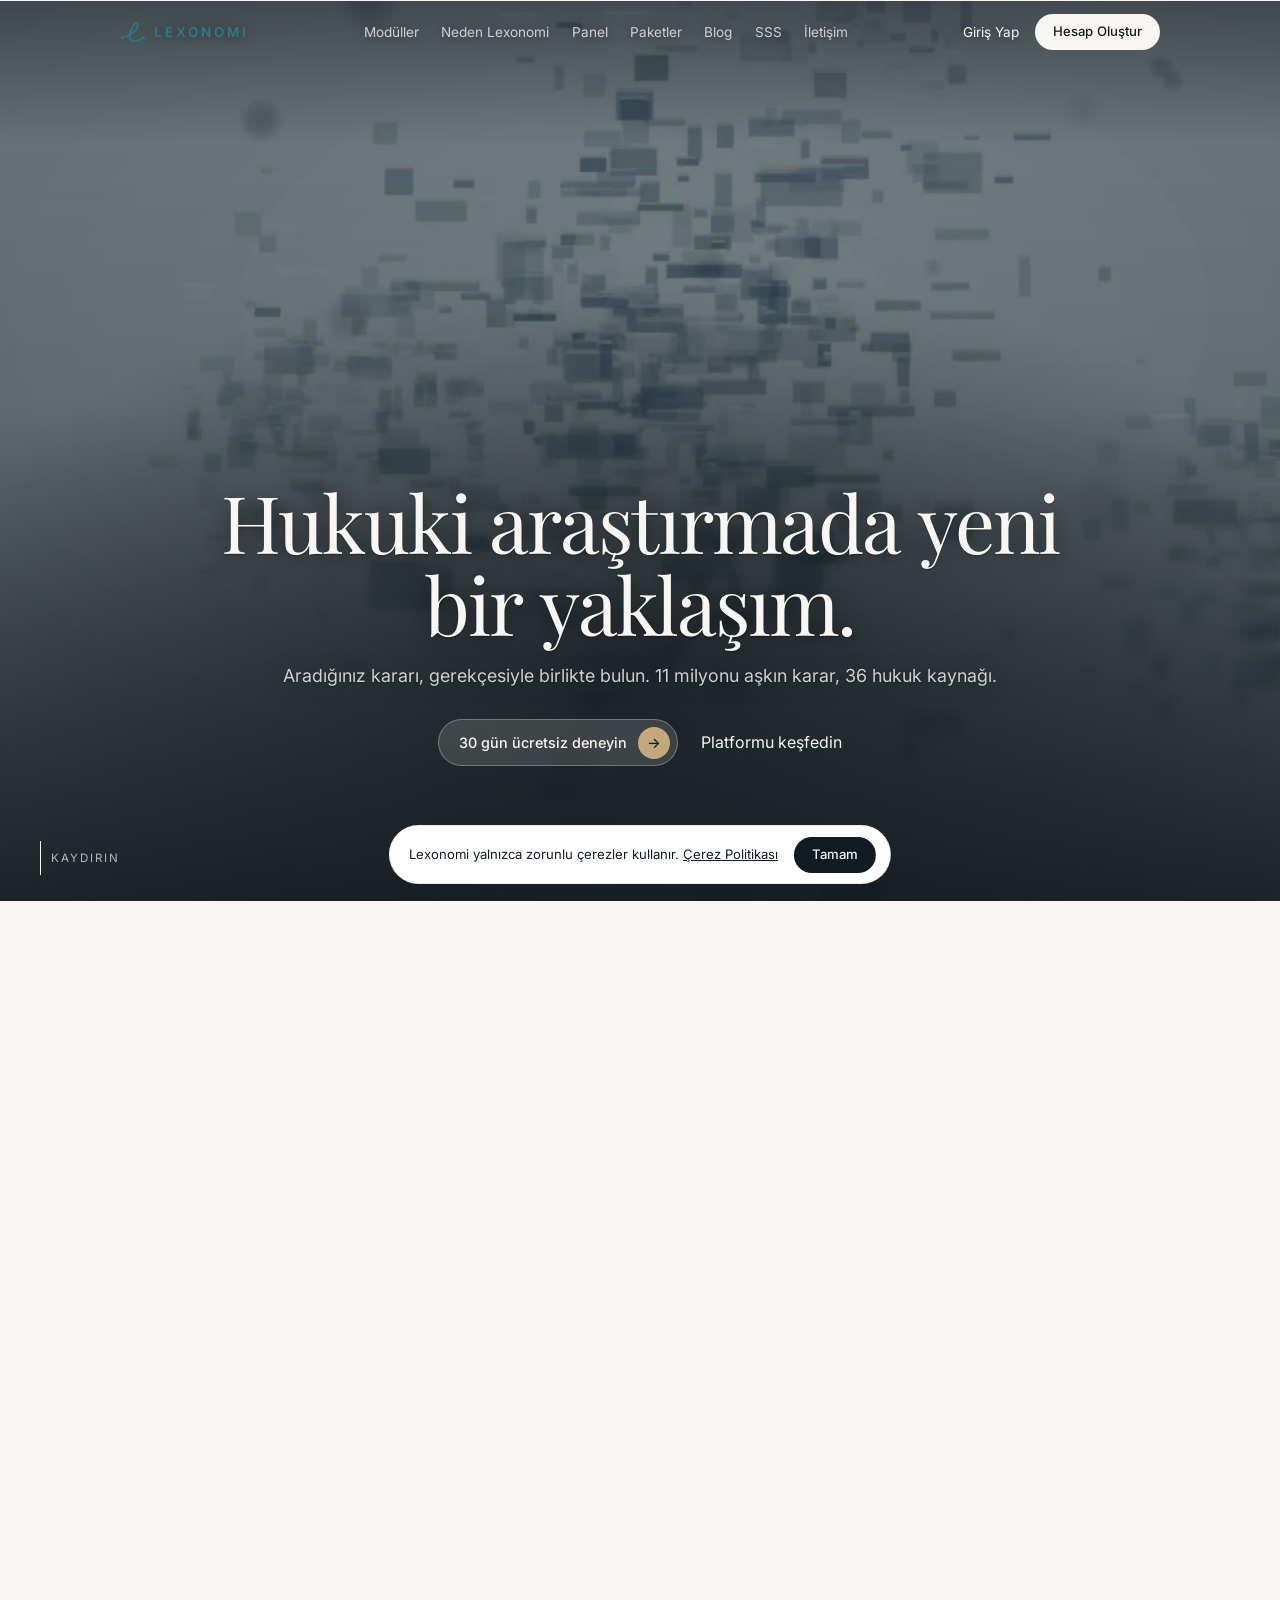
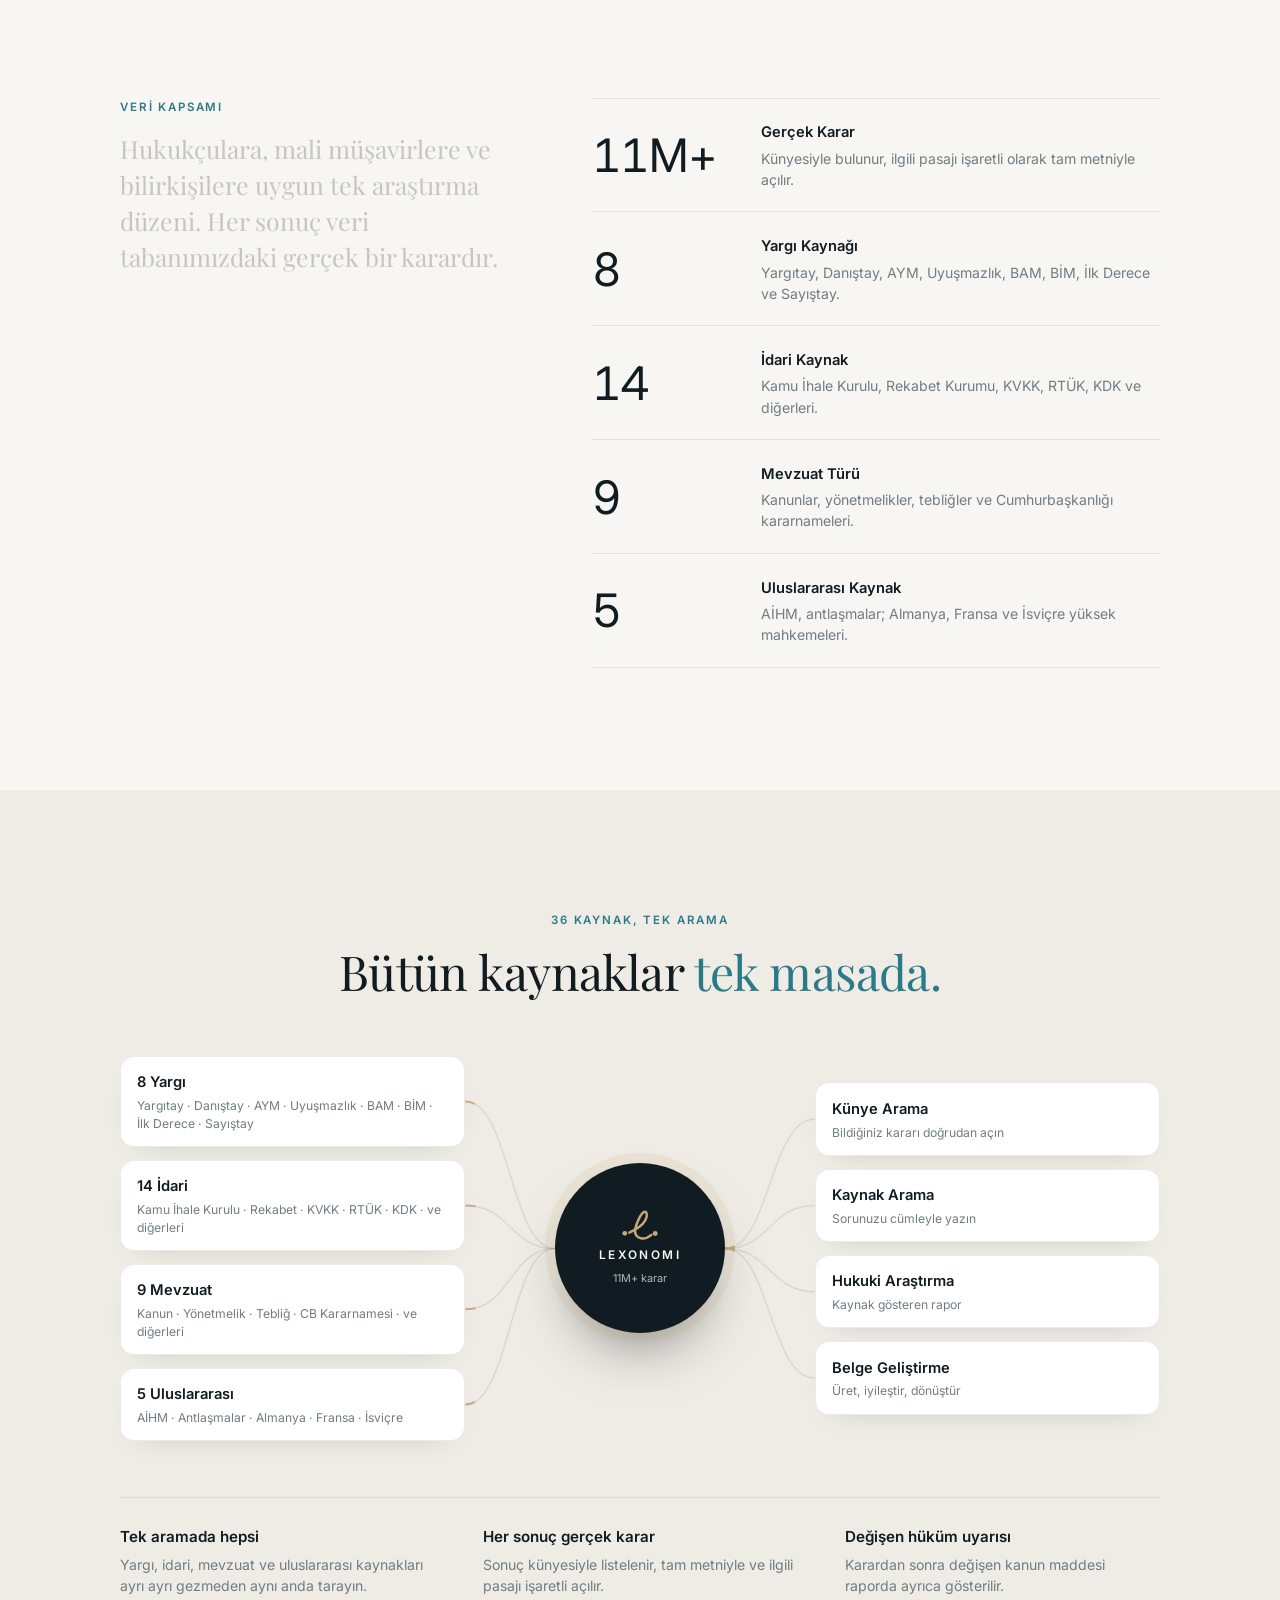
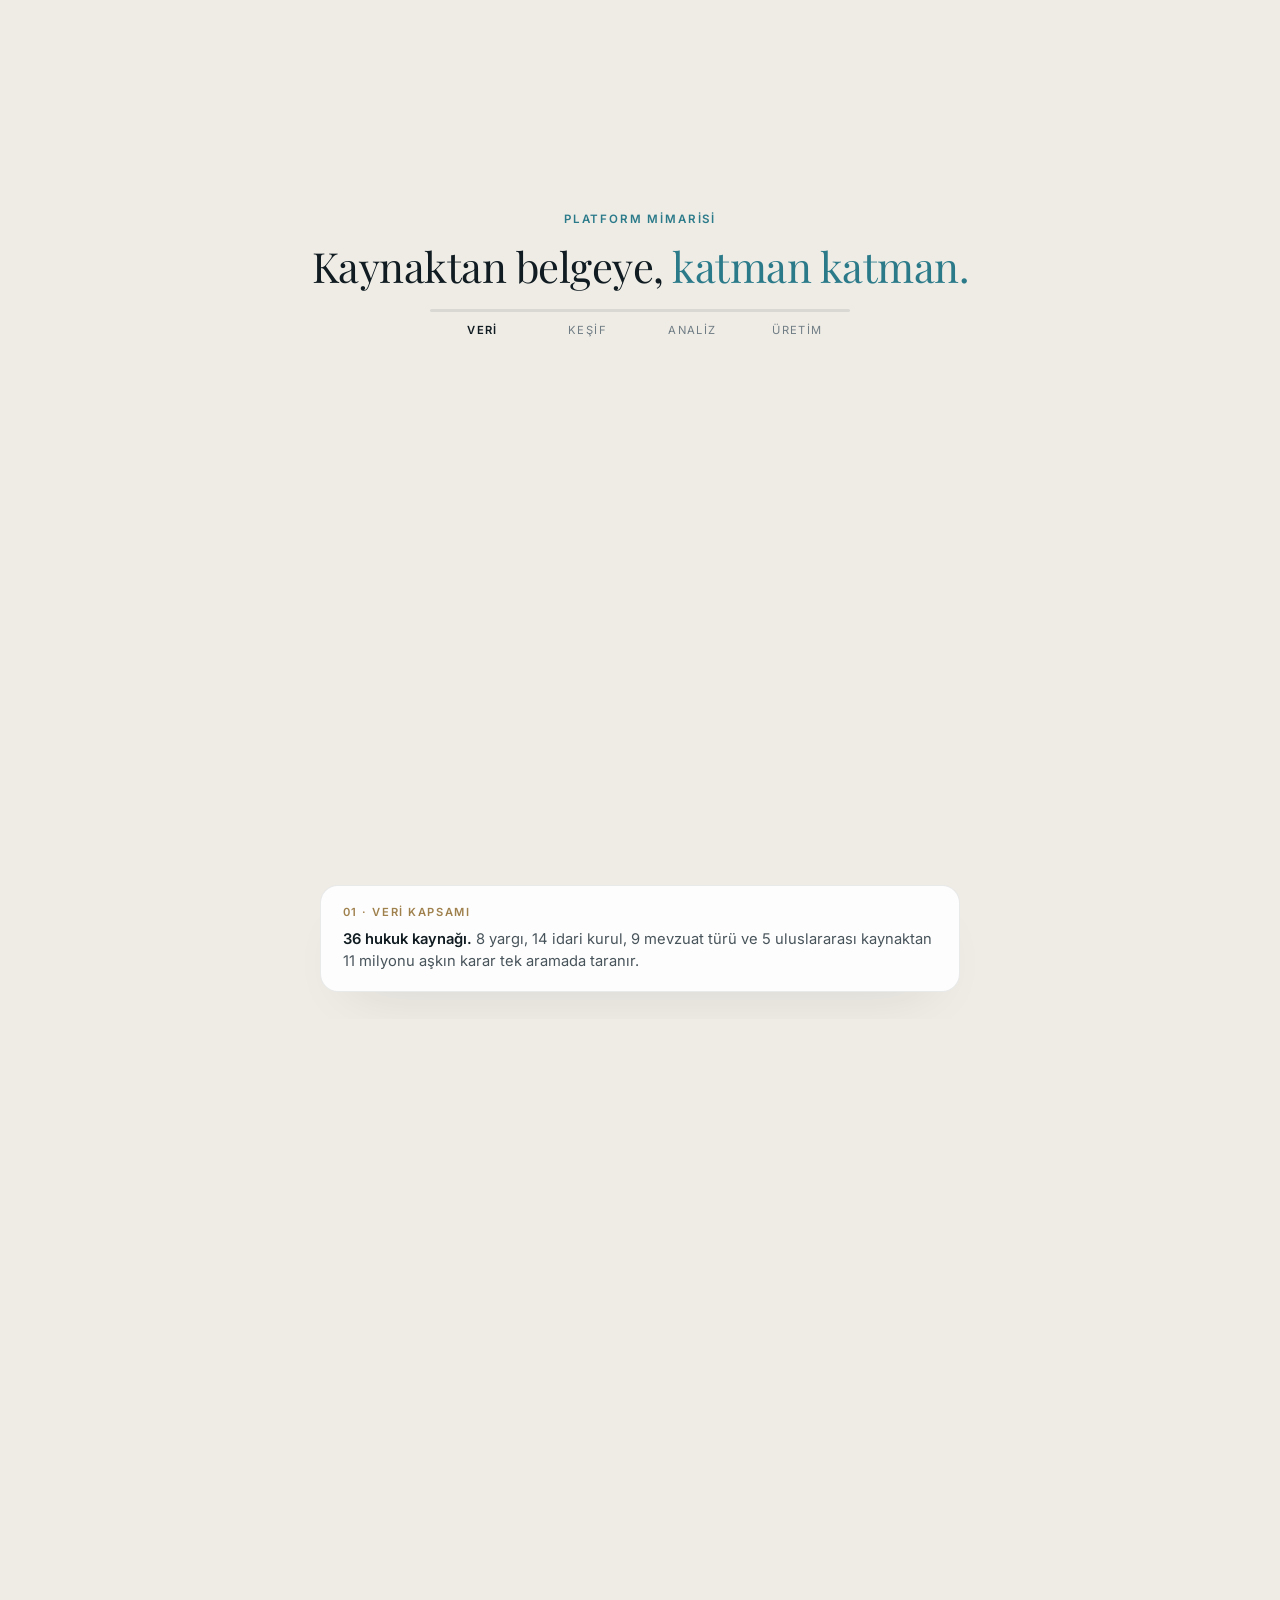
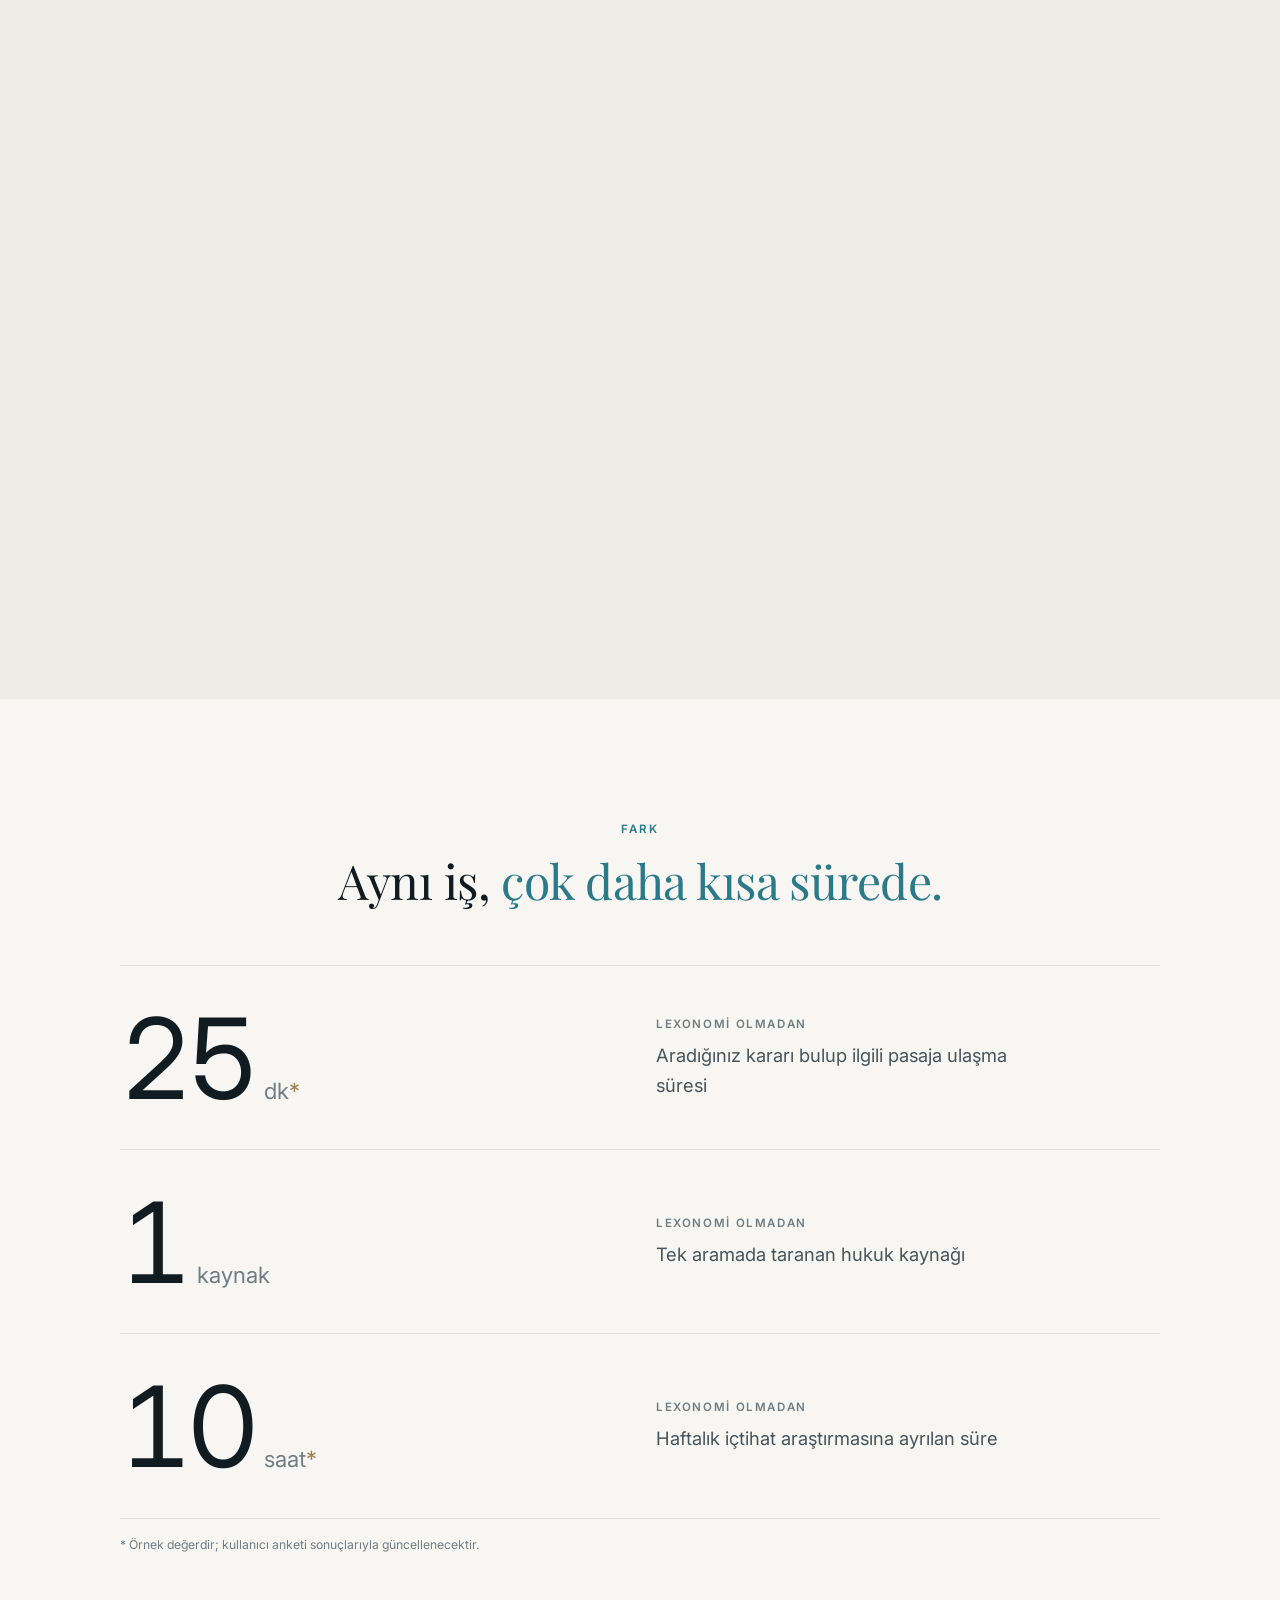
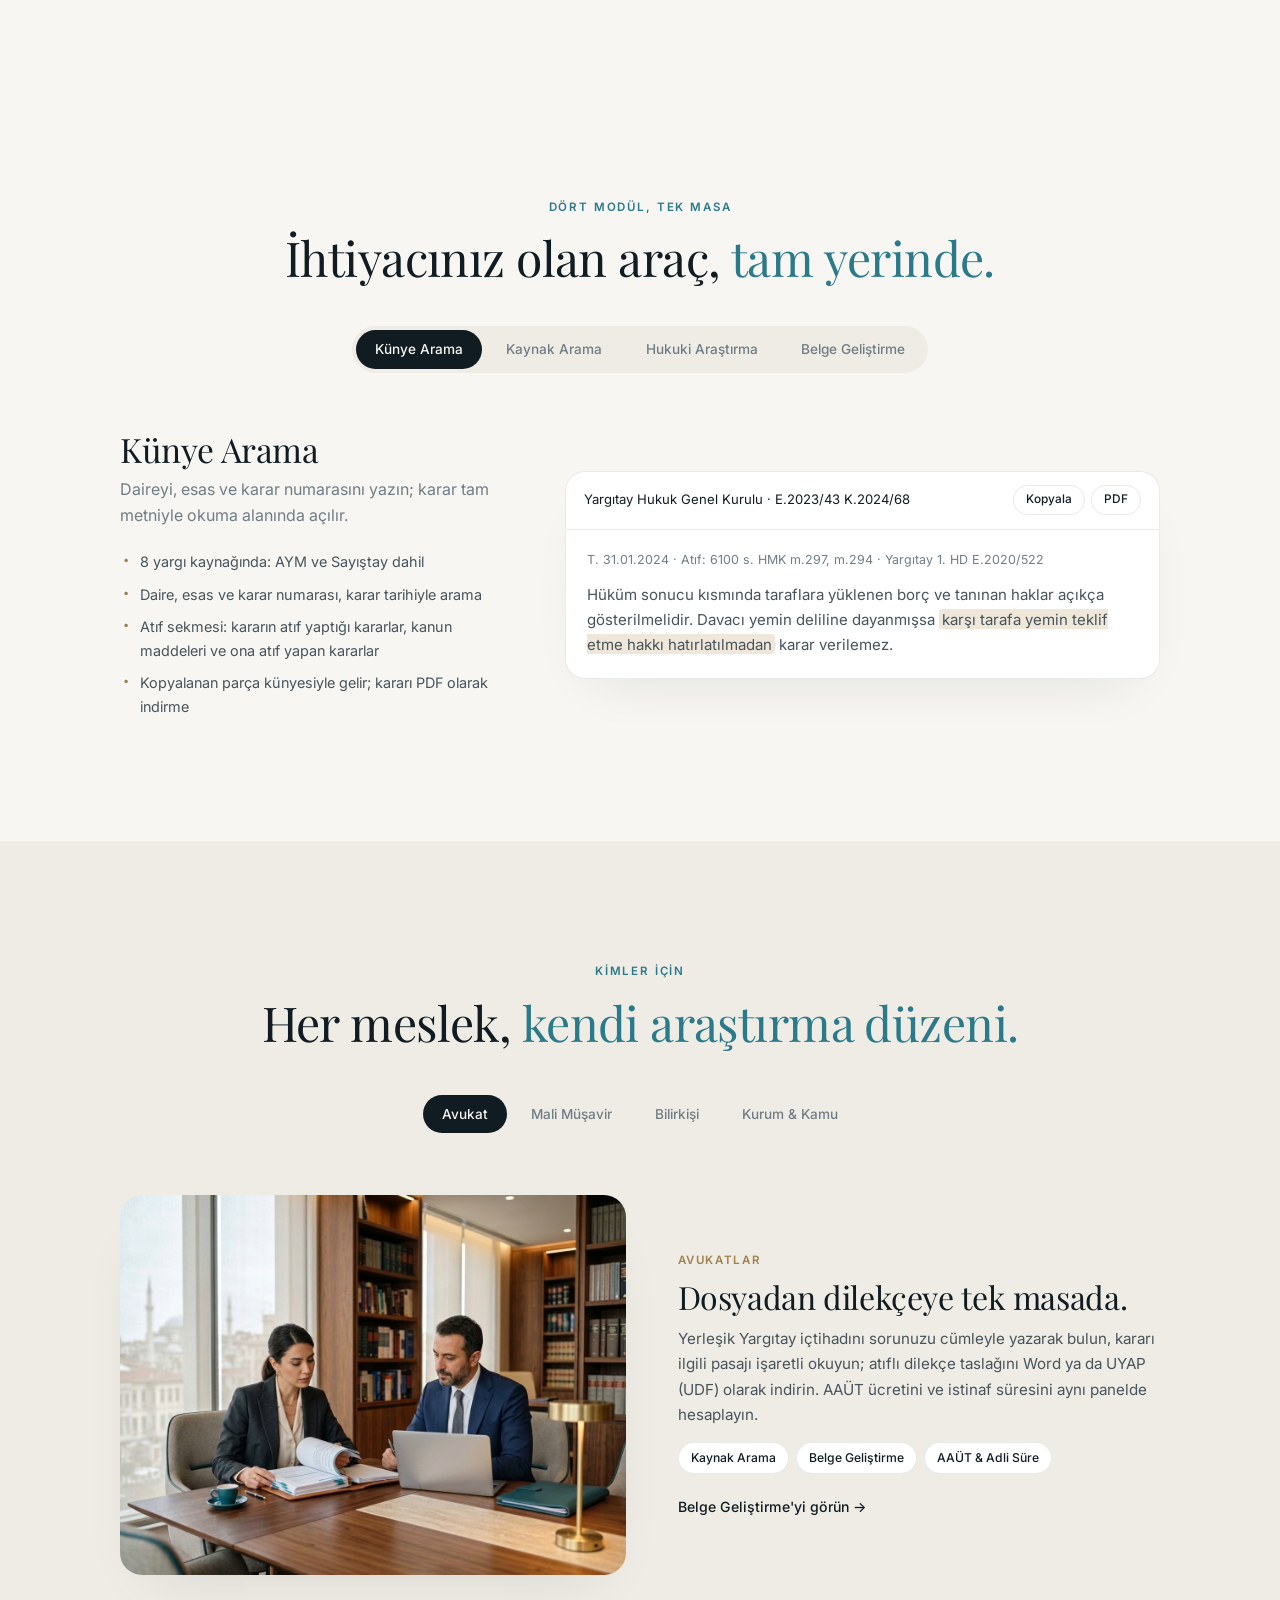
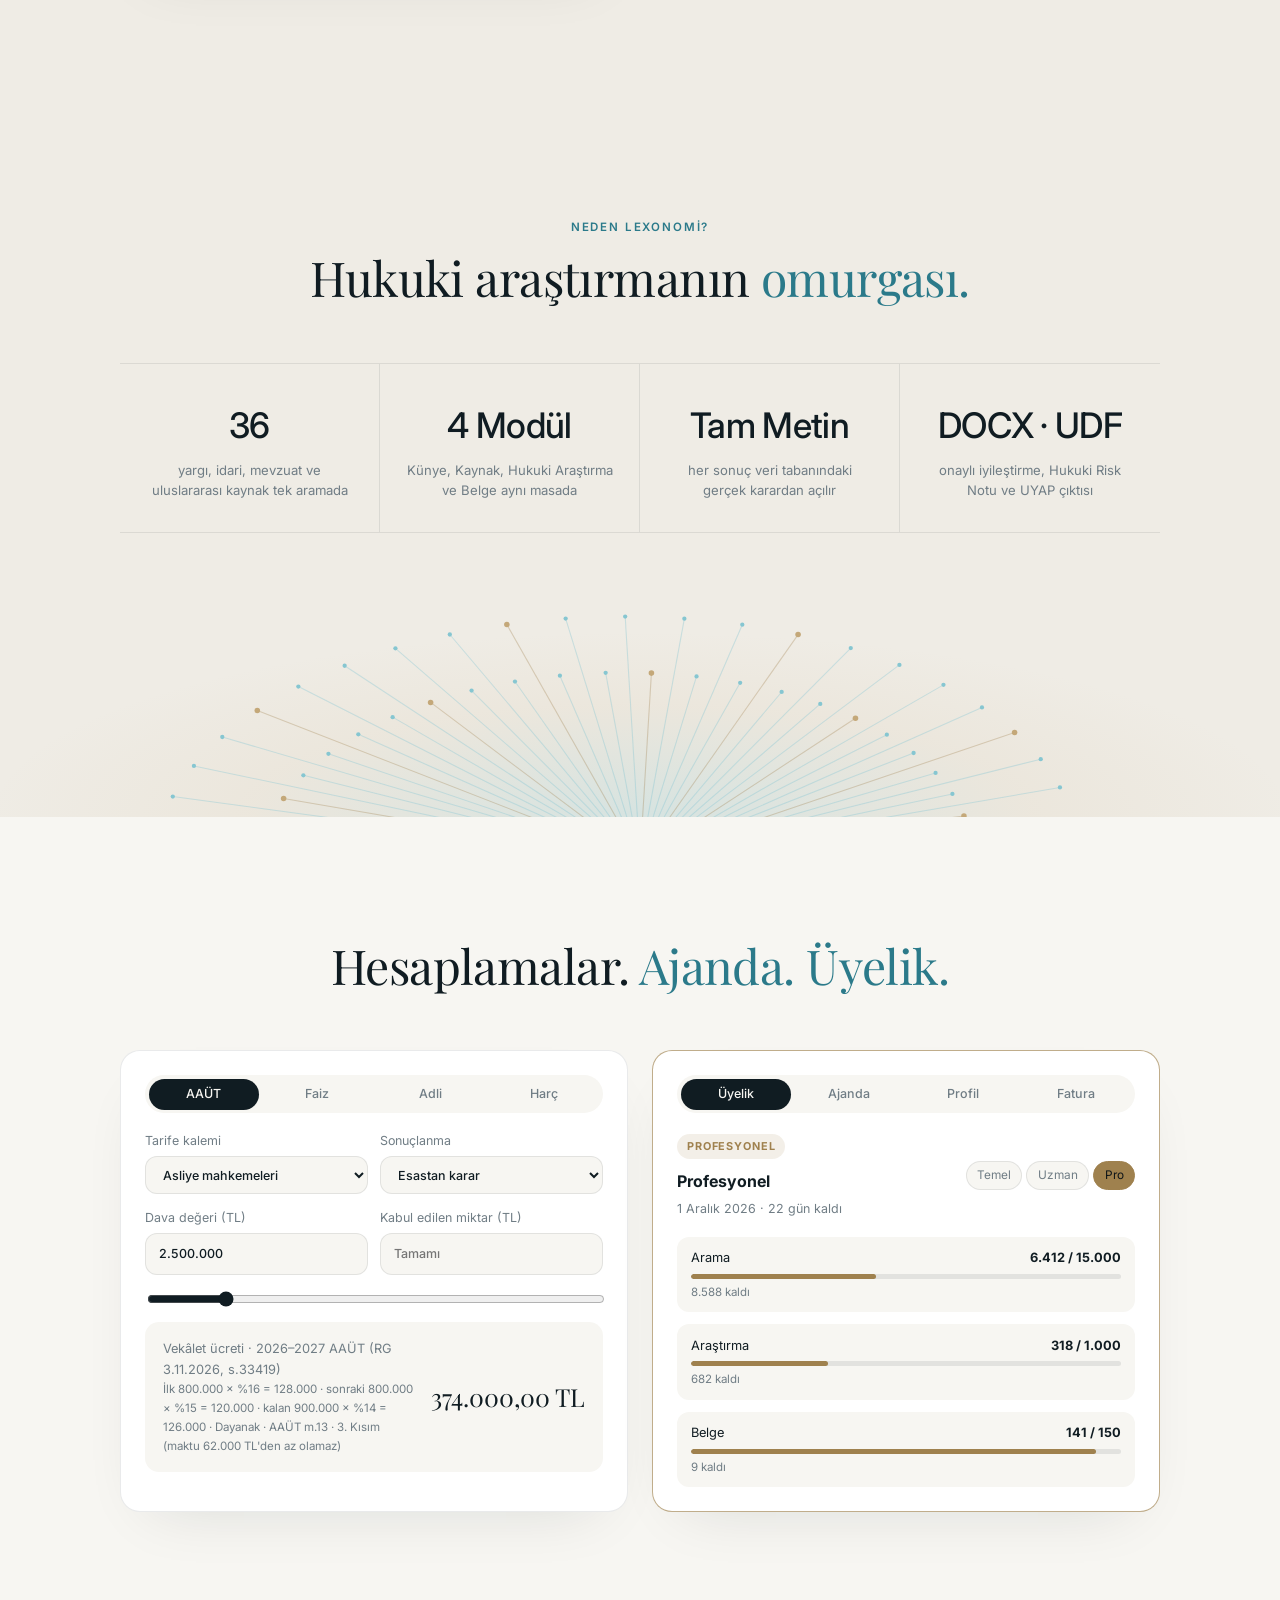
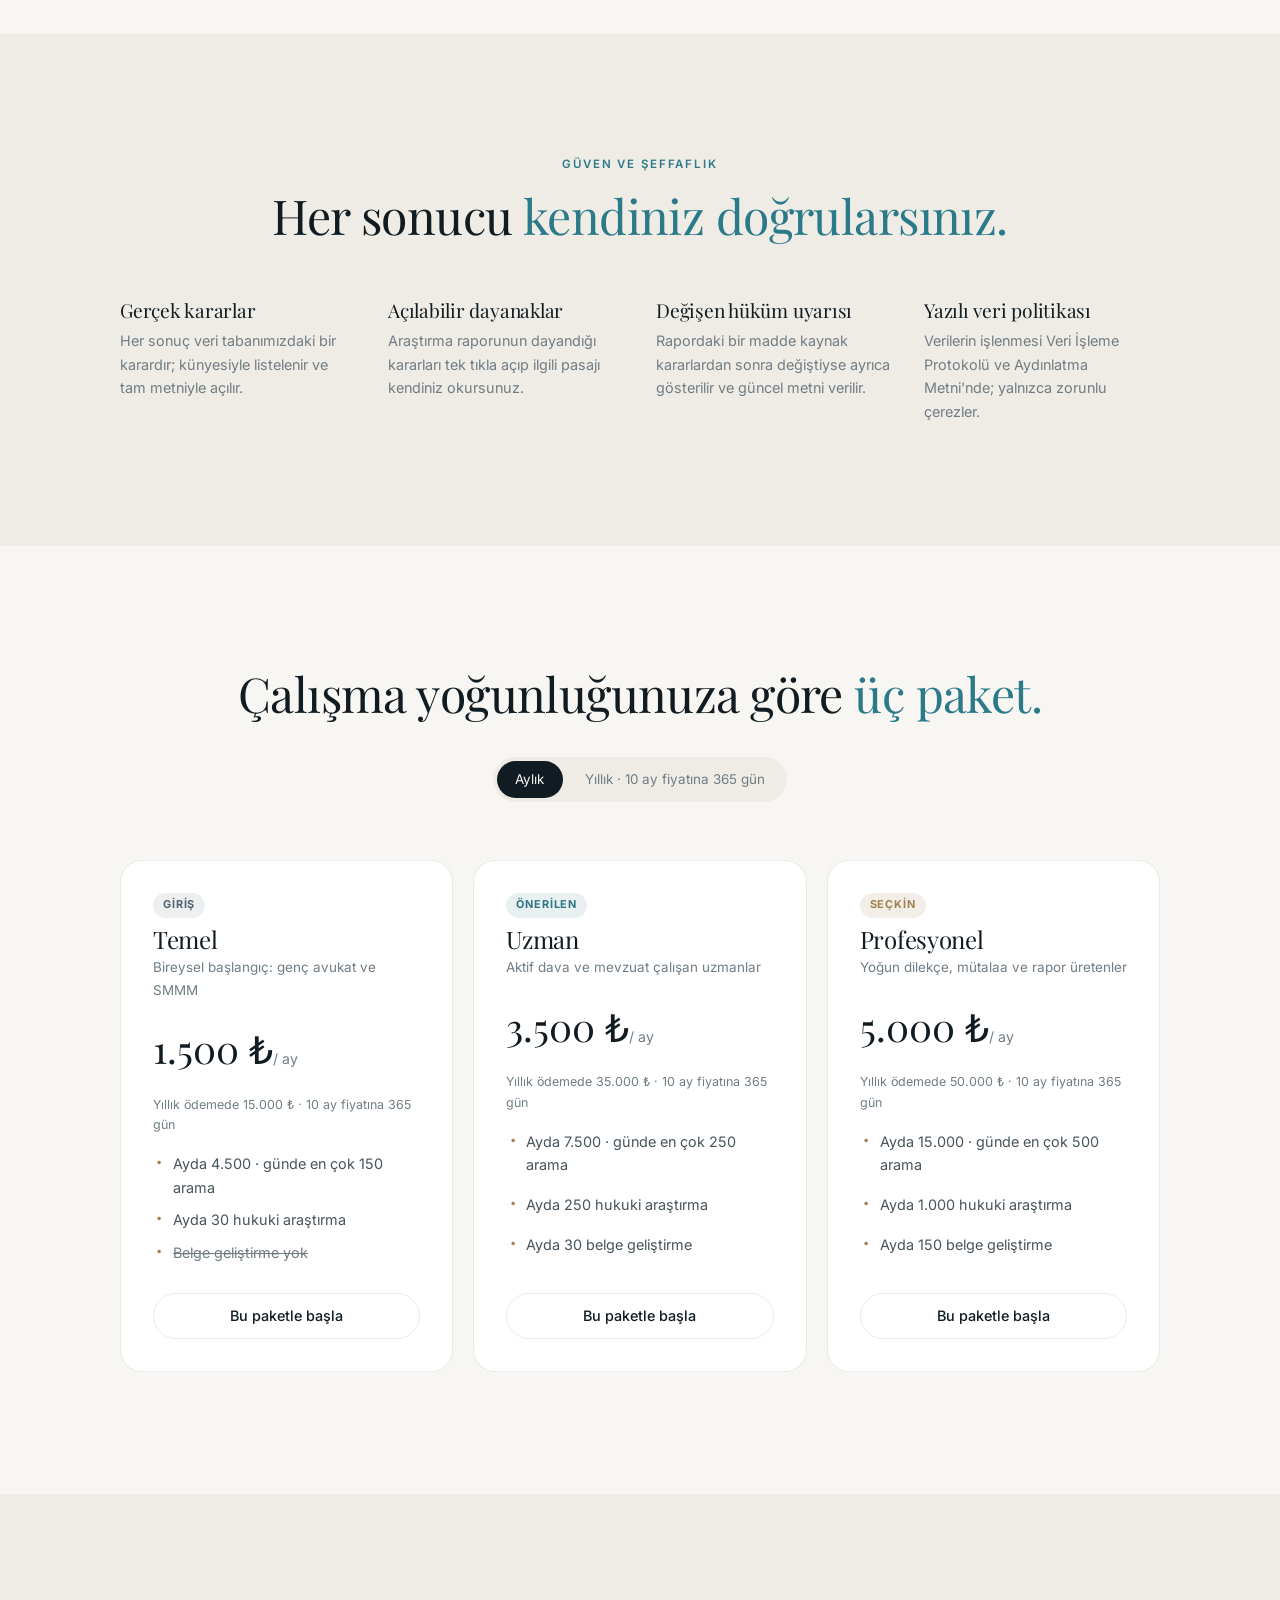
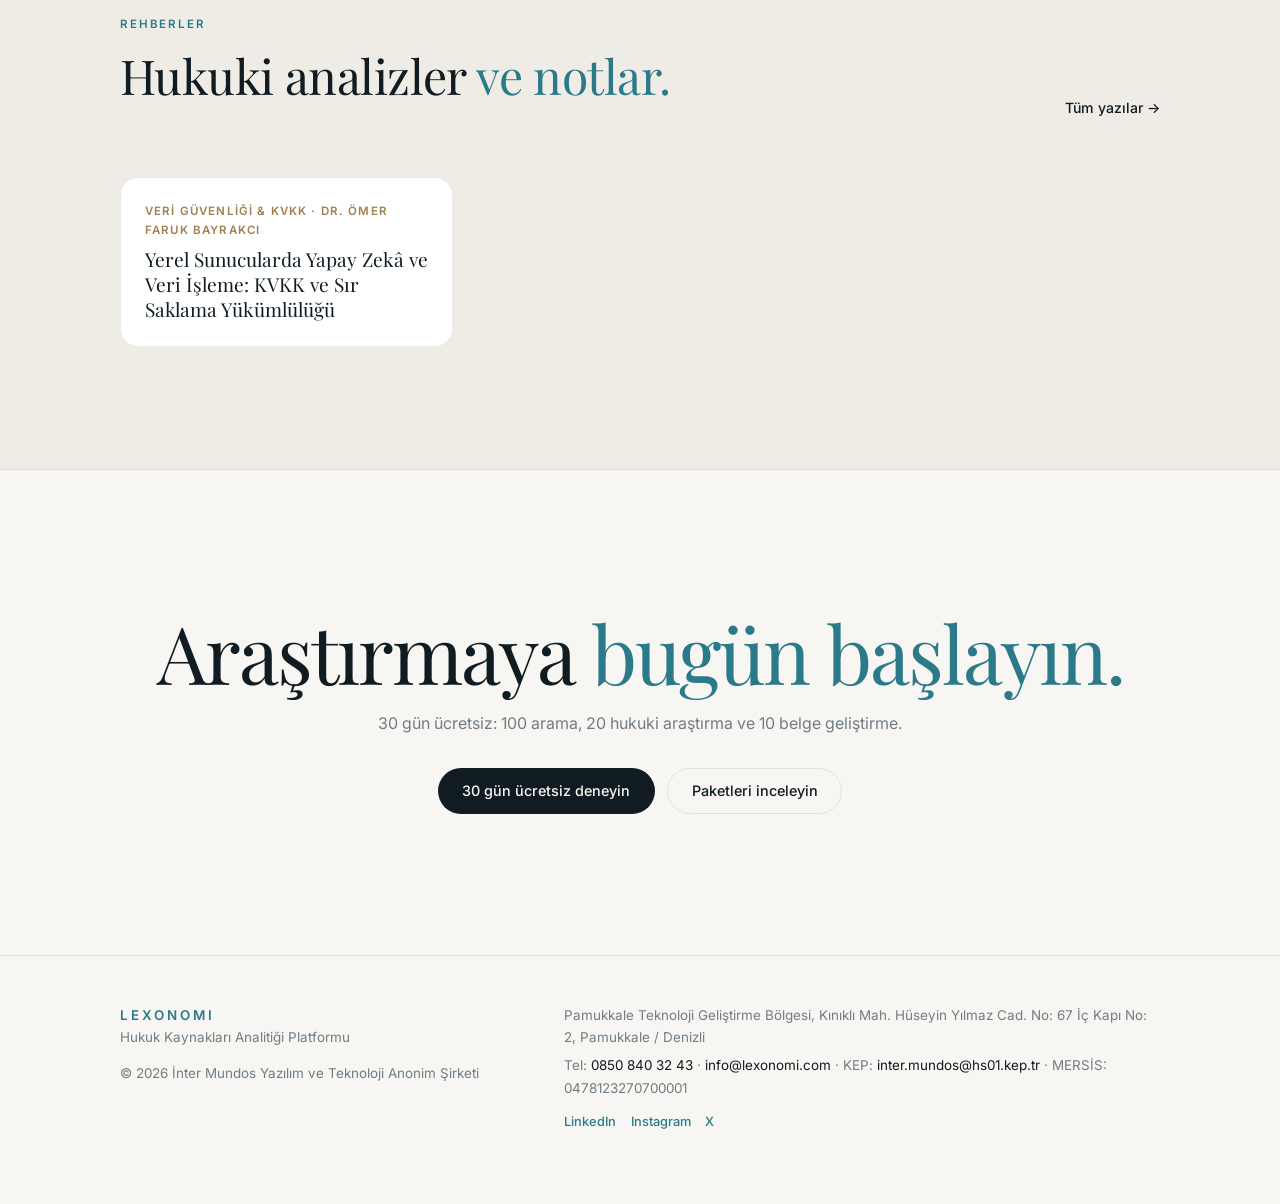
<file: index.html>
<!DOCTYPE html>
<html lang="tr">

<head>
  <meta charset="utf-8" />
  <meta name="viewport" content="width=device-width, initial-scale=1, viewport-fit=cover" />
  <title>Lexonomi — Hukuk Kaynakları Analitiği Platformu</title>
  <meta name="description"
    content="11 milyonu aşkın karar; 8 yargı, 14 idari, 9 mevzuat ve 5 uluslararası kaynakta künye arama, kaynak arama, kaynak gösteren hukuki araştırma ve belge geliştirme." />
  <link rel="canonical" href="https://app.lexonomi.com/" />
  <meta name="theme-color" content="#F7F6F2" media="(prefers-color-scheme: light)" />
  <meta name="theme-color" content="#0D1418" media="(prefers-color-scheme: dark)" />
  <meta property="og:type" content="website" />
  <meta property="og:title" content="Lexonomi — Aradığınız karar, gerekçesiyle elinizde." />
  <meta property="og:description"
    content="36 hukuk kaynağı, 11 milyon+ karar, kaynak gösteren araştırma ve belge geliştirme." />
  <meta property="og:image" content="https://lexonomi.com/assets/opengraph-image.png" />
  <link rel="icon" href="assets/favicon.ico" sizes="48x48" type="image/x-icon" />
  <link rel="icon" href="assets/icon.svg" sizes="any" type="image/svg+xml" />

  <link rel="preconnect" href="https://fonts.googleapis.com" />
  <link rel="preconnect" href="https://fonts.gstatic.com" crossorigin />
  <link rel="stylesheet"
    href="https://fonts.googleapis.com/css2?family=Inter:wght@400;500;600&family=Playfair+Display:ital,wght@0,400;0,500;1,400&display=swap" />
  <link rel="stylesheet" href="styles.css" />
  <noscript>
    <style>
      .reveal {
        opacity: 1 !important;
        transform: none !important
      }
    </style>
  </noscript>

  <script type="application/ld+json">
  {
    "@context": "https://schema.org",
    "@graph": [
      {
        "@type": "Organization",
        "name": "Lexonomi — İnter Mundos Yazılım ve Teknoloji A.Ş.",
        "url": "https://lexonomi.com/",
        "email": "info@lexonomi.com",
        "telephone": "+90-850-840-32-43",
        "address": {
          "@type": "PostalAddress",
          "streetAddress": "Pamukkale Teknoloji Geliştirme Bölgesi, Kınıklı Mah. Hüseyin Yılmaz Cad. No: 67 İç Kapı No: 2",
          "addressLocality": "Pamukkale",
          "addressRegion": "Denizli",
          "addressCountry": "TR"
        }
      },
      {
        "@type": "SoftwareApplication",
        "name": "Lexonomi",
        "applicationCategory": "BusinessApplication",
        "operatingSystem": "Web",
        "url": "https://lexonomi.com/"
      }
    ]
  }
  </script>
</head>

<body>
  <!-- SADE ÜST MENÜ (OTOMATİK TEMA — MANUEL TEMA DÜĞMESİ YOK) -->
  <header class="site-header" id="top">
    <div class="container header-inner">
      <a href="#top" class="brand" aria-label="Lexonomi">
        <svg class="brand-logo" viewBox="218 122 200 166" fill="none" aria-hidden="true">
          <circle cx="238" cy="249" r="13" fill="currentColor"></circle>
          <circle cx="398" cy="250" r="13" fill="currentColor"></circle>
          <path
            d="M262 245 C 270 241, 278 236, 285 233 C 320 216, 346 192, 353 162 C 357 143, 349 130, 338 137 C 322 148, 300 192, 293 226 C 288 252, 299 271, 323 275 C 342 279, 362 270, 378 257"
            stroke="currentColor" stroke-width="13" stroke-linecap="round"></path>
        </svg>
        <span class="brand-word">LEXONOMI</span>
      </a>

      <nav class="nav" aria-label="Ana menü">
        <a href="moduller/index.html">Modüller</a>
        <a href="neden/index.html">Neden Lexonomi</a>
        <a href="panel/index.html">Panel</a>
        <a href="paketler/index.html">Paketler</a>
        <a href="blog/index.html">Blog</a>
        <a href="sss/index.html">SSS</a>
        <a href="iletisim/index.html">İletişim</a>
      </nav>

      <div class="header-actions">
        <a href="https://app.lexonomi.com/" class="nav-login hide-sm" data-app-link="giris">Giriş Yap</a>
        <a href="https://app.lexonomi.com/" class="btn btn-primary btn-sm hide-sm" data-app-link="kayit">Hesap
          Oluştur</a>
        <button class="menu-btn" id="menuBtn" aria-label="Menü" aria-expanded="false" aria-controls="mobileMenu">
          <span></span><span></span>
        </button>
      </div>
    </div>

    <div class="mobile-menu" id="mobileMenu" hidden>
      <nav>
        <a href="moduller/index.html">Modüller</a>
        <a href="neden/index.html">Neden Lexonomi</a>
        <a href="panel/index.html">Hesap Paneli</a>
        <a href="#guvenlik">Güven</a>
        <a href="paketler/index.html">Paketler</a>
        <a href="blog/index.html">Blog</a>
        <a href="sss/index.html">SSS</a>
        <a href="sss/index.html#sozlesmeler">Sözleşmeler</a>
        <a href="iletisim/index.html">İletişim</a>
      </nav>
      <div class="mobile-cta">
        <a href="https://app.lexonomi.com/" class="btn btn-ghost btn-block" data-app-link="giris">Giriş Yap</a>
        <a href="https://app.lexonomi.com/" class="btn btn-primary btn-block" data-app-link="kayit">Hesap Oluştur</a>
      </div>
    </div>
  </header>

  <main>
    <!-- 1. SİNEMATİK VİDEO GİRİŞ — KAYDIRDIKÇA ÇERÇEVEYE OTURUR -->
    <section class="hero-cine" id="ust" aria-label="Lexonomi açılış">
      <div class="hero-cine-sticky">
        <div class="hero-cine-media">
          <video id="heroVideo" class="hero-video" autoplay muted loop playsinline preload="auto"
            poster="assets/hero-poster.jpg"></video>
          <div class="hero-calm" aria-hidden="true"></div>
          <div class="hero-scrim" aria-hidden="true"></div>
        </div>

        <div class="hero-cine-copy">
          <h1 id="heroSlogan" class="hero-title">Hukuki araştırmada yeni bir yaklaşım.</h1>
          <p class="hero-sub">Aradığınız kararı, gerekçesiyle birlikte bulun. 11 milyonu aşkın karar, 36 hukuk kaynağı.
          </p>
          <div class="hero-cta">
            <a href="https://app.lexonomi.com/" class="hero-pill" data-app-link="kayit">30 gün ücretsiz deneyin <span
                aria-hidden="true">→</span></a>
            <a href="#katmanlar" class="hero-link">Platformu keşfedin</a>
          </div>
        </div>

        <p class="hero-cine-second" aria-hidden="true">Her sonuç, veri tabanımızdaki<br><em>gerçek bir karardır.</em>
        </p>

        <div class="hero-cine-foot">
          <span class="scroll-cue" aria-hidden="true"><i></i>Kaydırın</span>
          <span class="hero-sample-note" id="heroSampleNote"></span>
        </div>
      </div>
    </section>

    <!-- 2. KAPSAM — LEGORA TARZI EDİTORYAL SAYI DÜZENİ (GERÇEK LEXONOMI VERİLERİ) -->
    <section class="section" id="kapsam">
      <div class="container editorial-metrics reveal">
        <div class="em-intro">
          <p class="eyebrow">Veri Kapsamı</p>
          <p class="em-statement">Hukukçulara, mali müşavirlere ve bilirkişilere uygun tek araştırma düzeni. Her sonuç
            veri tabanımızdaki gerçek bir karardır.</p>
        </div>

        <div class="em-list">
          <div class="em-row">
            <strong>11M+</strong>
            <div class="em-detail"><b>Gerçek Karar</b>
              <p>Künyesiyle bulunur, ilgili pasajı işaretli olarak tam metniyle açılır.</p>
            </div>
          </div>
          <div class="em-row">
            <strong>8</strong>
            <div class="em-detail"><b>Yargı Kaynağı</b>
              <p>Yargıtay, Danıştay, AYM, Uyuşmazlık, BAM, BİM, İlk Derece ve Sayıştay.</p>
            </div>
          </div>
          <div class="em-row">
            <strong>14</strong>
            <div class="em-detail"><b>İdari Kaynak</b>
              <p>Kamu İhale Kurulu, Rekabet Kurumu, KVKK, RTÜK, KDK ve diğerleri.</p>
            </div>
          </div>
          <div class="em-row">
            <strong>9</strong>
            <div class="em-detail"><b>Mevzuat Türü</b>
              <p>Kanunlar, yönetmelikler, tebliğler ve Cumhurbaşkanlığı kararnameleri.</p>
            </div>
          </div>
          <div class="em-row">
            <strong>5</strong>
            <div class="em-detail"><b>Uluslararası Kaynak</b>
              <p>AİHM, antlaşmalar; Almanya, Fransa ve İsviçre yüksek mahkemeleri.</p>
            </div>
          </div>
        </div>
      </div>
    </section>

    <!-- 2.2. KAYNAK AKIŞ ŞEMASI — 36 KAYNAK TEK MERKEZDE (çizgiler app.js ile çizilir) -->
    <section class="section section-soft" id="kaynaklar" aria-label="36 hukuk kaynağı">
      <div class="container">
        <header class="sec-head reveal">
          <p class="eyebrow">36 Kaynak, Tek Arama</p>
          <h2>Bütün kaynaklar <span class="tone">tek masada.</span></h2>
        </header>

        <div class="flow" id="flow">
          <svg class="flow-lines" aria-hidden="true"></svg>

          <div class="flow-col flow-src">
            <div class="flow-card" data-flow="src">
              <b>8 Yargı</b>
              <p>Yargıtay · Danıştay · AYM · Uyuşmazlık · BAM · BİM · İlk Derece · Sayıştay</p>
            </div>
            <div class="flow-card" data-flow="src">
              <b>14 İdari</b>
              <p>Kamu İhale Kurulu · Rekabet · KVKK · RTÜK · KDK · ve diğerleri</p>
            </div>
            <div class="flow-card" data-flow="src">
              <b>9 Mevzuat</b>
              <p>Kanun · Yönetmelik · Tebliğ · CB Kararnamesi · ve diğerleri</p>
            </div>
            <div class="flow-card" data-flow="src">
              <b>5 Uluslararası</b>
              <p>AİHM · Antlaşmalar · Almanya · Fransa · İsviçre</p>
            </div>
          </div>

          <div class="flow-hub" data-flow="hub">
            <svg viewBox="218 122 200 166" fill="none" aria-hidden="true">
              <circle cx="238" cy="249" r="13" fill="currentColor"></circle>
              <circle cx="398" cy="250" r="13" fill="currentColor"></circle>
              <path
                d="M262 245 C 270 241, 278 236, 285 233 C 320 216, 346 192, 353 162 C 357 143, 349 130, 338 137 C 322 148, 300 192, 293 226 C 288 252, 299 271, 323 275 C 342 279, 362 270, 378 257"
                stroke="currentColor" stroke-width="13" stroke-linecap="round"></path>
            </svg>
            <span>LEXONOMI</span>
            <small>11M+ karar</small>
          </div>

          <div class="flow-col flow-out">
            <a class="flow-card flow-mod" data-flow="out" href="#moduller" data-goto-mod="kunye"><b>Künye Arama</b>
              <p>Bildiğiniz kararı doğrudan açın</p>
            </a>
            <a class="flow-card flow-mod" data-flow="out" href="#moduller" data-goto-mod="kaynak"><b>Kaynak Arama</b>
              <p>Sorunuzu cümleyle yazın</p>
            </a>
            <a class="flow-card flow-mod" data-flow="out" href="#moduller" data-goto-mod="arastirma"><b>Hukuki
                Araştırma</b>
              <p>Kaynak gösteren rapor</p>
            </a>
            <a class="flow-card flow-mod" data-flow="out" href="#moduller" data-goto-mod="belge"><b>Belge Geliştirme</b>
              <p>Üret, iyileştir, dönüştür</p>
            </a>
          </div>
        </div>

        <div class="trio reveal">
          <div>
            <b>Tek aramada hepsi</b>
            <p>Yargı, idari, mevzuat ve uluslararası kaynakları ayrı ayrı gezmeden aynı anda tarayın.</p>
          </div>
          <div>
            <b>Her sonuç gerçek karar</b>
            <p>Sonuç künyesiyle listelenir, tam metniyle ve ilgili pasajı işaretli açılır.</p>
          </div>
          <div>
            <b>Değişen hüküm uyarısı</b>
            <p>Karardan sonra değişen kanun maddesi raporda ayrıca gösterilir.</p>
          </div>
        </div>
      </div>
    </section>

    <!-- 2.5. KAYDIRDIKÇA ÜST ÜSTE OTURAN KATMANLAR (STICKY 3D YIĞIN) -->
    <section class="stack-sec" id="katmanlar" aria-label="Platform mimarisi">
      <div class="stack-sticky">
        <header class="stack-head">
          <p class="eyebrow">Platform Mimarisi</p>
          <h2>Kaynaktan belgeye, <span class="tone">katman katman.</span></h2>
        </header>

        <div class="stack-progress" aria-hidden="true">
          <span class="stack-progress-bar"></span>
          <ol>
            <li data-step="0">Veri</li>
            <li data-step="1">Keşif</li>
            <li data-step="2">Analiz</li>
            <li data-step="3">Üretim</li>
          </ol>
        </div>

        <div class="stack-scene" aria-hidden="true">
          <div class="stack-world">
            <div class="plate" data-plate="0"><b>36 Hukuk Kaynağı</b><small>11M+ karar</small></div>
            <div class="plate" data-plate="1"><b>Künye &amp; Kaynak</b><small>Erişim ve keşif</small></div>
            <div class="plate" data-plate="2"><b>Hukuki Araştırma</b><small>Atıflı analiz</small></div>
            <div class="plate plate-top" data-plate="3">
              <div class="plate-tiles">
                <i>Künye Arama</i><i>Kaynak Arama</i><i>Hukuki Araştırma</i>
                <i>Belge Geliştirme</i><i>AAÜT Hesabı</i><i>Süre Hesabı</i>
              </div>
            </div>
          </div>
        </div>

        <div class="stack-captions" aria-live="polite">
          <article class="stack-cap is-active" data-cap="0">
            <span>01 · Veri Kapsamı</span>
            <p><b>36 hukuk kaynağı.</b> 8 yargı, 14 idari kurul, 9 mevzuat türü ve 5 uluslararası kaynaktan 11 milyonu
              aşkın karar tek aramada taranır.</p>
          </article>
          <article class="stack-cap" data-cap="1">
            <span>02 · Erişim &amp; Keşif</span>
            <p><b>Künye Arama ve Kaynak Arama.</b> Künyesini bildiğiniz kararı doğrudan açın ya da sorunuzu cümleyle
              yazın; kararlar anlamına göre bulunur ve ilgili pasaj işaretli açılır.</p>
          </article>
          <article class="stack-cap" data-cap="2">
            <span>03 · Analiz</span>
            <p><b>Hukuki Araştırma.</b> Sorunuzla ilgili kararlar taranır ve kaynak gösteren bir rapor yazılır;
              kararlardan sonra değişen kanun maddeleri ayrıca uyarılır.</p>
          </article>
          <article class="stack-cap" data-cap="3">
            <span>04 · Üretim &amp; Hesap</span>
            <p><b>Belge Geliştirme ve Hesap Paneli.</b> Atıflı taslak üretin, DOCX / PDF / UDF indirin; AAÜT ve süreleri
              aynı panelde hesaplayın.</p>
          </article>
        </div>
      </div>
    </section>

    <!-- 2.7. LEXONOMI OLMADAN / LEXONOMI İLE — KAYDIRDIKÇA DÖNÜŞEN SAYILAR
         ÖNEMLİ: data-sample="1" olan satırlar ÖRNEK değerdir. Kullanıcı anketi sonuçları gelince
         data-from / data-to değerlerini güncelleyip data-sample özniteliğini silin (yıldız ve dipnot kendiliğinden kalkar). -->
    <section class="section" id="fark" aria-label="Lexonomi ile fark">
      <div class="container">
        <header class="sec-head reveal">
          <p class="eyebrow">Fark</p>
          <h2>Aynı iş, <span class="tone">çok daha kısa sürede.</span></h2>
        </header>

        <div class="fark-list">
          <div class="fark-row" data-fark data-from="25" data-to="2" data-unit="dk" data-sample="1">
            <div class="fark-num"><span class="fark-val">25</span><small class="fark-unit">dk</small></div>
            <div class="fark-copy">
              <span class="fark-state"><i class="off">Lexonomi olmadan</i><i class="on">Lexonomi ile</i></span>
              <p>Aradığınız kararı bulup ilgili pasaja ulaşma süresi</p>
            </div>
          </div>
          <div class="fark-row" data-fark data-from="1" data-to="36" data-unit="kaynak">
            <div class="fark-num"><span class="fark-val">1</span><small class="fark-unit">kaynak</small></div>
            <div class="fark-copy">
              <span class="fark-state"><i class="off">Lexonomi olmadan</i><i class="on">Lexonomi ile</i></span>
              <p>Tek aramada taranan hukuk kaynağı</p>
            </div>
          </div>
          <div class="fark-row" data-fark data-from="10" data-to="3" data-unit="saat" data-sample="1">
            <div class="fark-num"><span class="fark-val">10</span><small class="fark-unit">saat</small></div>
            <div class="fark-copy">
              <span class="fark-state"><i class="off">Lexonomi olmadan</i><i class="on">Lexonomi ile</i></span>
              <p>Haftalık içtihat araştırmasına ayrılan süre</p>
            </div>
          </div>
        </div>
        <p class="fark-note" id="farkNote">* Örnek değerdir; kullanıcı anketi sonuçlarıyla güncellenecektir.</p>
      </div>
    </section>

    <!-- 3. DÖRT MODÜL — SADELEŞTİRİLMİŞ, 20 SANİYEDE ANLAŞILIR -->
    <section class="section" id="moduller">
      <div class="container">
        <header class="sec-head reveal">
          <p class="eyebrow">Dört Modül, Tek Masa</p>
          <h2>İhtiyacınız olan araç, <span class="tone">tam yerinde.</span></h2>
          <div class="mod-tabs" role="tablist" aria-label="Modüller">
            <button type="button" role="tab" aria-selected="true" class="is-on" data-mod="kunye">Künye Arama</button>
            <button type="button" role="tab" aria-selected="false" data-mod="kaynak">Kaynak Arama</button>
            <button type="button" role="tab" aria-selected="false" data-mod="arastirma">Hukuki Araştırma</button>
            <button type="button" role="tab" aria-selected="false" data-mod="belge">Belge Geliştirme</button>
          </div>
        </header>

        <!-- MODÜL 1: KÜNYE ARAMA -->
        <div class="mod-view" data-mod-pane="kunye">
          <div class="mod-copy">
            <h3>Künye Arama</h3>
            <p class="mod-lead">Daireyi, esas ve karar numarasını yazın; karar tam metniyle okuma alanında açılır.</p>
            <ul class="clean-list">
              <li>8 yargı kaynağında: AYM ve Sayıştay dahil</li>
              <li>Daire, esas ve karar numarası, karar tarihiyle arama</li>
              <li>Atıf sekmesi: kararın atıf yaptığı kararlar, kanun maddeleri ve ona atıf yapan kararlar</li>
              <li>Kopyalanan parça künyesiyle gelir; kararı PDF olarak indirme</li>
            </ul>
          </div>
          <div class="mod-canvas">
            <div class="canvas-bar">
              <span>Yargıtay Hukuk Genel Kurulu · E.2023/43 K.2024/68</span>
              <div class="canvas-tools">
                <button type="button" class="copy-btn"
                  data-copy="Yargıtay HGK, E.2023/43 K.2024/68, T.31.01.2024">Kopyala</button>
                <button type="button" class="copy-btn" data-toast-msg="Karar PDF olarak hazırlandı.">PDF</button>
              </div>
            </div>
            <div class="canvas-body">
              <p class="canvas-meta">T. 31.01.2024 · Atıf: 6100 s. HMK m.297, m.294 · Yargıtay 1. HD E.2020/522</p>
              <p>Hüküm sonucu kısmında taraflara yüklenen borç ve tanınan haklar açıkça gösterilmelidir. Davacı yemin
                deliline dayanmışsa <mark>karşı tarafa yemin teklif etme hakkı hatırlatılmadan</mark> karar verilemez.
              </p>
            </div>
          </div>
        </div>

        <!-- MODÜL 2: KAYNAK ARAMA -->
        <div class="mod-view" data-mod-pane="kaynak" hidden>
          <div class="mod-copy">
            <h3>Kaynak Arama</h3>
            <p class="mod-lead">Sorunuzu cümleyle yazın; arama kelimeye değil anlama bakar, aynı meseleyi başka
              sözcüklerle anlatan kararlar da bulunur.</p>
            <ul class="clean-list">
              <li>Güncel sekmesinde son 5 yılın kararları</li>
              <li>Kelime sekmesinde sorudaki kelimelerin geçtiği kararlar</li>
              <li>Karar, soruyla ilgili pasajda işaretli açılır; kararın içinde arama</li>
              <li>Kopyalanan parça künyesiyle gelir</li>
            </ul>
          </div>
          <div class="mod-canvas">
            <div class="canvas-bar">
              <div class="mini-seg" id="kaynakSortTabs">
                <button type="button" class="is-on" data-ksort="ilgi">İlgi</button>
                <button type="button" data-ksort="guncel">Güncel</button>
                <button type="button" data-ksort="kelime">Kelime</button>
              </div>
              <input type="search" id="kaynakInSearch" class="in-case-search" placeholder="Karar içinde ara…"
                aria-label="Karar içinde ara" />
            </div>
            <div class="query-line"><span>Sorgu</span><b id="kaynakQuery"
                data-text="Fatura düzenlenmemesi halinde özel usulsüzlük cezası hangi şartlarda kesilir?">Fatura
                düzenlenmemesi halinde özel usulsüzlük cezası hangi şartlarda kesilir?</b></div>
            <div class="canvas-split">
              <ul class="mini-list" id="kaynakList"></ul>
              <div class="canvas-body">
                <p class="canvas-meta"><b id="kaynakCourt"></b> · <span id="kaynakMeta"></span></p>
                <div id="kaynakText"></div>
              </div>
            </div>
          </div>
        </div>

        <!-- MODÜL 3: HUKUKİ ARAŞTIRMA -->
        <div class="mod-view" data-mod-pane="arastirma" hidden>
          <div class="mod-copy">
            <h3>Hukuki Araştırma</h3>
            <p class="mod-lead">Sorunuzla ilgili kararlar taranır ve kaynak gösteren bir rapor yazılır; raporun
              dayandığı kararlar künyeleriyle gösterilir.</p>
            <ul class="clean-list">
              <li>Dayanak kararlar tek tıkla, ilgili pasaj işaretli açılır</li>
              <li>Son 5 yılın kararları ve sorudaki kelimelerin geçtiği kararlar ayrıca taranır</li>
              <li>Kaynak kararlardan sonra değişen kanun maddeleri ayrıca uyarılır</li>
              <li>Raporu tek tıkla kopyalama</li>
            </ul>
          </div>
          <div class="mod-canvas">
            <div class="canvas-bar">
              <span>Örnek rapor · 27 aday okundu · 17 karara atıf</span>
              <button type="button" class="copy-btn"
                data-copy="213 s. VUK m.353 uyarınca özel usulsüzlük cezası için usulüne uygun somut tespit zorunludur (Danıştay 3. D., E.2020/1142 K.2022/2355).">Kopyala</button>
            </div>
            <div class="canvas-body">
              <p>213 s. VUK m.353/1 uyarınca ceza kesilebilmesi için <mark>usulüne uygun somut tespit</mark> zorunludur
                (<button type="button" class="cite-link" data-cite="c2">Danıştay 3. D., E.2020/4162</button>; <button
                  type="button" class="cite-link" data-cite="c1">Danıştay 4. D., E.2020/153</button>).</p>
              <div class="cite-inline-box" id="reportCiteDrawer">
                <b id="citeDrawerTitle">Atıfa tıklayın</b>
                <small id="citeDrawerMeta">Künye seçildiğinde dayanak pasaj burada görünür.</small>
                <p id="citeDrawerText">Danıştay 3. veya 4. Daire atıflarına dokunarak gerekçeyi doğrulayın.</p>
              </div>
              <div class="risk-box"><b>Kaynak kararlardan sonra değişen hüküm:</b> VUK m.353 02.08.2024'te değişti (7524
                s. K.). Bu maddeyi anan 27 kararın tümü değişiklikten önce verilmiş; güncel metni ayrıca kontrol edin.
              </div>
            </div>
          </div>
        </div>

        <!-- MODÜL 4: BELGE GELİŞTİRME -->
        <div class="mod-view" data-mod-pane="belge" hidden>
          <div class="mod-copy">
            <h3>Belge Geliştirme</h3>
            <p class="mod-lead">Belgenizi üretin, iyileştirin, dönüştürün. Önerileri kart kart onaylayın; yalnız
              onayladığınız öneri metne işlenir.</p>
            <ul class="clean-list">
              <li>Atıf yapılan kararlar ayrı sekmede</li>
              <li>Her önerinin gerekçesi ve metindeki yeri; sonda Hukuki Risk Notu</li>
              <li>PDF, Word, UDF ve fotoğraftan düzenlenebilir metne dönüştürme</li>
              <li>Word (DOCX), PDF ve UYAP (UDF) olarak indirme</li>
            </ul>
          </div>
          <div class="mod-canvas">
            <div class="canvas-bar">
              <div class="mini-seg" id="belgeModeTabs">
                <button type="button" class="is-on" data-bmode="uret">Üret</button>
                <button type="button" data-bmode="iyilestir">İyileştir</button>
                <button type="button" data-bmode="donustur">Dönüştür</button>
                <button type="button" data-bmode="atif">Atıf (2)</button>
              </div>
              <div class="canvas-tools">
                <button type="button" class="copy-btn" data-toast-msg="Word (DOCX) indirildi.">DOCX</button>
                <button type="button" class="copy-btn" data-toast-msg="PDF indirildi.">PDF</button>
                <button type="button" class="copy-btn" data-toast-msg="UYAP (UDF) indirildi.">UDF</button>
              </div>
            </div>
            <div class="canvas-body" id="belgeCanvas"></div>
          </div>
        </div>
      </div>
    </section>

    <!-- 3.5. MESLEK GRUPLARI — FOTOĞRAFLI SEKMELER -->
    <section class="section section-soft" id="meslekler" aria-label="Meslek grupları">
      <div class="container">
        <header class="sec-head reveal">
          <p class="eyebrow">Kimler İçin</p>
          <h2>Her meslek, <span class="tone">kendi araştırma düzeni.</span></h2>
          <div class="mod-tabs" role="tablist" aria-label="Meslek grupları">
            <button type="button" role="tab" aria-selected="true" class="is-on" data-meslek="avukat">Avukat</button>
            <button type="button" role="tab" aria-selected="false" data-meslek="smmm">Mali Müşavir</button>
            <button type="button" role="tab" aria-selected="false" data-meslek="bilirkisi">Bilirkişi</button>
            <button type="button" role="tab" aria-selected="false" data-meslek="kurum">Kurum &amp; Kamu</button>
          </div>
        </header>

        <article class="meslek-card" data-meslek-pane="avukat">
          <div class="meslek-photo"><img src="assets/meslek-avukat.jpg"
              alt="Toplantı masasında dosya inceleyen avukatlar" loading="lazy" width="900" height="675" /></div>
          <div class="meslek-copy">
            <span class="meslek-tag">Avukatlar</span>
            <h3>Dosyadan dilekçeye tek masada.</h3>
            <p>Yerleşik Yargıtay içtihadını sorunuzu cümleyle yazarak bulun, kararı ilgili pasajı işaretli okuyun;
              atıflı dilekçe taslağını Word ya da UYAP (UDF) olarak indirin. AAÜT ücretini ve istinaf süresini aynı
              panelde hesaplayın.</p>
            <div class="meslek-chips"><span>Kaynak Arama</span><span>Belge Geliştirme</span><span>AAÜT &amp; Adli
                Süre</span></div>
            <a href="#moduller" class="link-arrow" data-goto-mod="belge">Belge Geliştirme'yi görün →</a>
          </div>
        </article>

        <article class="meslek-card" data-meslek-pane="smmm" hidden>
          <div class="meslek-photo"><img src="assets/meslek-smmm.jpg" alt="Belge üzerinde kalemle çalışan mali müşavir"
              loading="lazy" width="900" height="675" /></div>
          <div class="meslek-copy">
            <span class="meslek-tag">Mali Müşavirler (SMMM)</span>
            <h3>Vergi uyuşmazlığında Danıştay ne diyor?</h3>
            <p>Özel usulsüzlük cezası gibi sorularda Danıştay kararlarını tarayan, kaynak gösteren bir rapor alın.
              Raporda anılan VUK maddesi kararlardan sonra değiştiyse güncel metin ayrıca gösterilir. Kanun, yönetmelik
              ve tebliğler de aynı aramada.</p>
            <div class="meslek-chips"><span>Hukuki Araştırma</span><span>Mevzuat</span><span>Değişen Hüküm
                Uyarısı</span></div>
            <a href="#moduller" class="link-arrow" data-goto-mod="arastirma">Hukuki Araştırma'yı görün →</a>
          </div>
        </article>

        <article class="meslek-card" data-meslek-pane="bilirkisi" hidden>
          <div class="meslek-photo"><img src="assets/meslek-bilirkisi.jpg" alt="Masada rapor imzalayan bilirkişi"
              loading="lazy" width="900" height="675" /></div>
          <div class="meslek-copy">
            <span class="meslek-tag">Bilirkişiler</span>
            <h3>Raporunuzu kararlarla destekleyin.</h3>
            <p>Tespitlerinizin dayandığı yüksek mahkeme kararlarını künyesiyle bulun, kopyaladığınız pasaj künyesiyle
              gelsin. Faiz ve harç hesabını dönem dönem dökümü ve dayanağıyla alın.</p>
            <div class="meslek-chips"><span>Künye Arama</span><span>Faiz &amp; Harç</span><span>Künyeli Kopyalama</span>
            </div>
            <a href="panel/index.html" class="link-arrow">Hesap panelini görün →</a>
          </div>
        </article>

        <article class="meslek-card" data-meslek-pane="kurum" hidden>
          <div class="meslek-photo"><img src="assets/meslek-kurum.jpg" alt="Gece şehir manzarası ve kurum binaları"
              loading="lazy" width="900" height="675" /></div>
          <div class="meslek-copy">
            <span class="meslek-tag">Kurumlar ve Kamu</span>
            <h3>İdari kararlar ve yargı, birlikte.</h3>
            <p>Kamu İhale Kurulu, Rekabet Kurumu, KVKK ve Sayıştay kararlarını Danıştay içtihadıyla aynı aramada
              tarayın. Kurumlar ve kamu kuruluşları için ayrı paketlerimiz var.</p>
            <div class="meslek-chips"><span>14 İdari Kaynak</span><span>Sayıştay</span><span>Kurumsal Paket</span></div>
            <a href="iletisim/index.html" class="link-arrow">Kurumsal paket için iletişim →</a>
          </div>
        </article>
      </div>
    </section>

    <!-- 4. NEDEN LEXONOMI? -->
    <!-- 4. NEDEN LEXONOMI? — STRIPE TARZI 4 SÜTUNLU OMURGA + RADYAL KAYNAK AĞI -->
    <section class="section section-backbone" id="neden">
      <div class="container">
        <header class="sec-head reveal">
          <p class="eyebrow">Neden Lexonomi?</p>
          <h2>Hukuki araştırmanın <span class="tone">omurgası.</span></h2>
        </header>

        <div class="backbone-strip reveal">
          <div class="bb-cell">
            <strong>36</strong>
            <p>yargı, idari, mevzuat ve uluslararası kaynak tek aramada</p>
          </div>
          <div class="bb-cell">
            <strong>4 Modül</strong>
            <p>Künye, Kaynak, Hukuki Araştırma ve Belge aynı masada</p>
          </div>
          <div class="bb-cell">
            <strong>Tam Metin</strong>
            <p>her sonuç veri tabanındaki gerçek karardan açılır</p>
          </div>
          <div class="bb-cell">
            <strong>DOCX · UDF</strong>
            <p>onaylı iyileştirme, Hukuki Risk Notu ve UYAP çıktısı</p>
          </div>
        </div>
      </div>

      <div class="backbone-horizon" aria-hidden="true">
        <svg id="backboneSvg" viewBox="0 0 1200 280" fill="none" preserveAspectRatio="xMidYMax slice"></svg>
      </div>
    </section>

    <!-- 5. HESAP PANELİ — SADE VE İŞLEVSEL -->
    <section class="section" id="panel">
      <div class="container">
        <header class="sec-head reveal">
          <h2>Hesaplamalar. <span class="tone">Ajanda. Üyelik.</span></h2>
        </header>

        <div class="panel-grid reveal">
          <!-- SOL: HESAPLAYICILAR -->
          <div class="panel-box">
            <div class="mini-seg mini-seg-4" role="tablist" aria-label="Hesaplayıcılar">
              <button type="button" role="tab" aria-selected="true" data-calc="aaut" class="is-on">AAÜT</button>
              <button type="button" role="tab" aria-selected="false" data-calc="faiz">Faiz</button>
              <button type="button" role="tab" aria-selected="false" data-calc="sure">Adli</button>
              <button type="button" role="tab" aria-selected="false" data-calc="harc">Harç</button>
            </div>

            <div class="calc-pane" data-pane="aaut">
              <div class="two-col">
                <label class="field">Tarife kalemi
                  <select id="aautTarife">
                    <option value="62000" selected>Asliye mahkemeleri</option>
                  </select>
                </label>
                <label class="field">Sonuçlanma
                  <select id="aautSonuc">
                    <option value="1" selected>Esastan karar</option>
                    <option value="0.5">Sulh / feragat (%50)</option>
                    <option value="maktu">Görevsizlik (maktu)</option>
                  </select>
                </label>
              </div>
              <div class="two-col">
                <label class="field">Dava değeri (TL)
                  <input id="aautInput" inputmode="numeric" value="2.500.000" autocomplete="off" />
                </label>
                <label class="field">Kabul edilen miktar (TL)
                  <input id="aautKabul" inputmode="numeric" placeholder="Tamamı" autocomplete="off" />
                </label>
              </div>
              <input type="range" id="aautRange" min="100000" max="15000000" step="50000" value="2500000"
                aria-label="Dava değeri" />
              <div class="calc-out">
                <div><span>Vekâlet ücreti · 2026–2027 AAÜT (RG 3.11.2026, s.33419)</span><small
                    id="aautBreakdown"></small></div>
                <output id="aautOut">374.000,00 TL</output>
              </div>
            </div>

            <div class="calc-pane" data-pane="faiz" hidden>
              <div class="two-col">
                <label class="field">Anapara (TL)<input id="faizAna" inputmode="numeric" value="100.000" /></label>
                <label class="field">Faiz türü<select id="faizTur">
                    <option value="adi" selected>Adi kanuni faiz</option>
                  </select></label>
              </div>
              <div class="two-col">
                <label class="field">Faiz başlangıcı<input id="faizBas" type="date" value="2024-01-01" /></label>
                <label class="field">Faiz bitişi<input id="faizBit" type="date" value="2024-12-31" /></label>
              </div>
              <div class="calc-out">
                <div><span>Toplam alacak</span><small id="faizBreakdown">Anapara 100.000,00 + faiz 17.753,43 (365 gün):
                    01.01–31.05.2024 %9 = 3.747,95 · 01.06–30.12.2024 %24 = 14.005,48 · Dayanak · 3095 s.K. m.1 · CB
                    Kararı 8485 (RG 21.05.2024/32552)</small></div>
                <output id="faizOut">117.753,43 TL</output>
              </div>
            </div>

            <div class="calc-pane" data-pane="sure" hidden>
              <div class="two-col">
                <label class="field">Gerekçeli kararın tebliği<input id="sureTarih" type="date"
                    value="2026-08-06" /></label>
                <label class="field">Süre (Hukuk · HMK)<select id="sureGun">
                    <option value="14" data-dayanak="HMK m.345" selected>İstinaf · 2 hafta</option>
                    <option value="14" data-dayanak="HMK m.361">Temyiz · 2 hafta</option>
                    <option value="14" data-dayanak="HMK m.127">Cevap dilekçesi · 2 hafta</option>
                  </select></label>
              </div>
              <div class="calc-out">
                <div><span>Son gün</span><small id="sureBreakdown">2 hafta → 20.08.2026 adli tatilde; tatilin bittiği 31
                    Ağustos'tan itibaren bir hafta uzar (HMK m.104). · Dayanak · HMK m.345</small></div><output
                  id="sureOut">07.09.2026 Pazartesi</output>
              </div>
              <p class="calc-note">Önizleme: hafta sonu, adli tatil ve sabit tarihli resmî tatiller hesaba katılır; dinî
                bayramlar için uygulamadaki hesaplayıcıyı kullanın.</p>
            </div>

            <div class="calc-pane" data-pane="harc" hidden>
              <label class="field">Dava değeri (TL)<input id="harcDeger" inputmode="numeric"
                  value="1.000.000" /></label>
              <div class="calc-out">
                <div><span>Peşin karar ve ilam harcı (1/4)</span><small id="harcBreakdown">1.000.000 × binde 68,31 ÷ 4 ·
                    Dayanak · 492 s. Harçlar Kanunu</small></div><output id="harcOut">17.077,50 TL</output>
              </div>
            </div>
          </div>

          <!-- SAĞ: HESAP DURUMU -->
          <div class="panel-box" id="accountCard" data-tier="pro">
            <div class="mini-seg mini-seg-4" role="tablist" aria-label="Hesap sekmeleri">
              <button type="button" data-acc="uyelik" class="is-on">Üyelik</button>
              <button type="button" data-acc="ajanda">Ajanda</button>
              <button type="button" data-acc="profil">Profil</button>
              <button type="button" data-acc="fatura">Fatura</button>
            </div>

            <div data-acc-pane="uyelik">
              <div class="acc-head-row">
                <div>
                  <span class="tier-badge" id="accTierBadge">Profesyonel</span>
                  <b id="accPlanName">Profesyonel</b>
                  <small>1 Aralık 2026 · 22 gün kaldı</small>
                </div>
                <div class="mini-plan-btns">
                  <button type="button" data-switch-plan="temel">Temel</button>
                  <button type="button" data-switch-plan="uzman">Uzman</button>
                  <button type="button" data-switch-plan="pro" class="is-on">Pro</button>
                </div>
              </div>
              <div class="usage-list" id="accUsageList"></div>
            </div>

            <div data-acc-pane="ajanda" hidden>
              <ul class="simple-rows">
                <li><b>27 Kas · 10:30</b><span>İstanbul 14. İş Mahkemesi · Tanık duruşması</span></li>
                <li><b>29 Kas · 17:00</b><span>İstinaf dilekçesi son günü · E.2024/118</span></li>
                <li><b>01 Ara · 14:00</b><span>Arabuluculuk ilk oturum</span></li>
              </ul>
            </div>

            <div data-acc-pane="profil" hidden>
              <ul class="simple-rows">
                <li><b>Kullanıcı</b><span>Av. Örnek Kullanıcı · İstanbul Barosu</span></li>
                <li><b>E-posta</b><span>ornek@hukukburosu.test</span></li>
                <li><b>Yenileme</b><span>Günlük limit her gün 00:00 (TSİ)</span></li>
              </ul>
            </div>

            <div data-acc-pane="fatura" hidden>
              <ul class="simple-rows" id="accInvoiceList"></ul>
            </div>
          </div>
        </div>
      </div>
    </section>

    <!-- 6. GÜVEN VE ŞEFFAFLIK
         Not: "yerel yapay zekâ", "sıfır halüsinasyon", "Baro ilkeleri", "TÜBİTAK projesi" iddiaları
         lexonomi.com'da yer almadığı için çıkarıldı. Doğrulanırsa (belgeyle) yeniden eklenebilir. -->
    <section class="section section-soft" id="guvenlik">
      <div class="container">
        <header class="sec-head reveal">
          <p class="eyebrow">Güven ve Şeffaflık</p>
          <h2>Her sonucu <span class="tone">kendiniz doğrularsınız.</span></h2>
        </header>

        <div class="trust-grid reveal">
          <article>
            <h3>Gerçek kararlar</h3>
            <p>Her sonuç veri tabanımızdaki bir karardır; künyesiyle listelenir ve tam metniyle açılır.</p>
          </article>
          <article>
            <h3>Açılabilir dayanaklar</h3>
            <p>Araştırma raporunun dayandığı kararları tek tıkla açıp ilgili pasajı kendiniz okursunuz.</p>
          </article>
          <article>
            <h3>Değişen hüküm uyarısı</h3>
            <p>Rapordaki bir madde kaynak kararlardan sonra değiştiyse ayrıca gösterilir ve güncel metni verilir.</p>
          </article>
          <article>
            <h3>Yazılı veri politikası</h3>
            <p>Verilerin işlenmesi <a href="https://lexonomi.com/sozlesmeler/veri-isleme-protokolu" target="_blank"
                rel="noopener">Veri İşleme Protokolü</a> ve <a href="https://lexonomi.com/sozlesmeler/aydinlatma-metni"
                target="_blank" rel="noopener">Aydınlatma Metni</a>'nde; yalnızca zorunlu çerezler.</p>
          </article>
        </div>
      </div>
    </section>

    <!-- 7. PAKETLER — SADE VE NET -->
    <section class="section" id="fiyatlar">
      <div class="container">
        <header class="sec-head reveal">
          <h2>Çalışma yoğunluğunuza göre <span class="tone">üç paket.</span></h2>
          <div class="billing" role="group" aria-label="Ödeme dönemi">
            <button type="button" class="is-on" data-billing="monthly" aria-pressed="true">Aylık</button>
            <button type="button" data-billing="yearly" aria-pressed="false">Yıllık · 10 ay fiyatına 365 gün</button>
          </div>
        </header>

        <div class="plans reveal">
          <article class="plan plan-temel" data-tier="temel">
            <span class="tier-badge">Giriş</span>
            <h3>Temel</h3>
            <p class="plan-aud">Bireysel başlangıç: genç avukat ve SMMM</p>
            <p class="price"><span data-m="1.500" data-y="15.000">1.500</span> ₺<small data-m="/ ay" data-y="/ yıl">/
                ay</small></p>
            <p class="plan-yearly">Yıllık ödemede 15.000 ₺ · 10 ay fiyatına 365 gün</p>
            <ul class="clean-list">
              <li>Ayda 4.500 · günde en çok 150 arama</li>
              <li>Ayda 30 hukuki araştırma</li>
              <li class="is-off">Belge geliştirme yok</li>
            </ul>
            <a href="https://app.lexonomi.com/" class="btn btn-tier btn-block" data-app-link="kayit"
              data-select-plan="temel">Bu paketle başla</a>
          </article>

          <article class="plan plan-uzman plan-featured" data-tier="uzman">
            <span class="tier-badge">Önerilen</span>
            <h3>Uzman</h3>
            <p class="plan-aud">Aktif dava ve mevzuat çalışan uzmanlar</p>
            <p class="price"><span data-m="3.500" data-y="35.000">3.500</span> ₺<small data-m="/ ay" data-y="/ yıl">/
                ay</small></p>
            <p class="plan-yearly">Yıllık ödemede 35.000 ₺ · 10 ay fiyatına 365 gün</p>
            <ul class="clean-list">
              <li>Ayda 7.500 · günde en çok 250 arama</li>
              <li>Ayda 250 hukuki araştırma</li>
              <li>Ayda 30 belge geliştirme</li>
            </ul>
            <a href="https://app.lexonomi.com/" class="btn btn-tier btn-block" data-app-link="kayit"
              data-select-plan="uzman">Bu paketle başla</a>
          </article>

          <article class="plan plan-pro" data-tier="pro">
            <span class="tier-badge">Seçkin</span>
            <h3>Profesyonel</h3>
            <p class="plan-aud">Yoğun dilekçe, mütalaa ve rapor üretenler</p>
            <p class="price"><span data-m="5.000" data-y="50.000">5.000</span> ₺<small data-m="/ ay" data-y="/ yıl">/
                ay</small></p>
            <p class="plan-yearly">Yıllık ödemede 50.000 ₺ · 10 ay fiyatına 365 gün</p>
            <ul class="clean-list">
              <li>Ayda 15.000 · günde en çok 500 arama</li>
              <li>Ayda 1.000 hukuki araştırma</li>
              <li>Ayda 150 belge geliştirme</li>
            </ul>
            <a href="https://app.lexonomi.com/" class="btn btn-tier btn-block" data-app-link="kayit"
              data-select-plan="pro">Bu paketle başla</a>
          </article>
        </div>
      </div>
    </section>

    <!-- 8. BLOG & REHBERLER (ALTYAPI HAZIR) -->
    <section class="section section-soft" id="blog">
      <div class="container">
        <header class="sec-head sec-head-row reveal">
          <div>
            <p class="eyebrow">Rehberler</p>
            <h2>Hukuki analizler <span class="tone">ve notlar.</span></h2>
          </div>
          <a href="blog/index.html" class="link-arrow">Tüm yazılar →</a>
        </header>

        <div class="blog-row reveal">
          <a class="blog-item" href="blog/yerel-sunucularda-yapay-zeka-ve-kvkk.html">
            <span>Veri Güvenliği &amp; KVKK · Dr. Ömer Faruk BAYRAKCI</span>
            <b>Yerel Sunucularda Yapay Zekâ ve Veri İşleme: KVKK ve Sır Saklama Yükümlülüğü</b>
          </a>
        </div>
      </div>
    </section>

    <!-- 10. KAPANIŞ ÇAĞRISI -->
    <section class="closing" aria-label="Başlayın">
      <div class="container closing-inner reveal">
        <h2>Araştırmaya <span class="tone">bugün başlayın.</span></h2>
        <p>30 gün ücretsiz: 100 arama, 20 hukuki araştırma ve 10 belge geliştirme.</p>
        <div class="closing-cta">
          <a href="https://app.lexonomi.com/" class="btn btn-primary" data-app-link="kayit">30 gün ücretsiz deneyin</a>
          <a href="paketler/index.html" class="btn btn-ghost">Paketleri inceleyin</a>
        </div>
      </div>
    </section>
  </main>

  <!-- SADE FOOTER / İLETİŞİM -->
  <footer class="site-footer" id="iletisim">
    <div class="container footer-grid">
      <div>
        <a href="#top" class="brand"><span class="brand-word">LEXONOMI</span></a>
        <p class="muted">Hukuk Kaynakları Analitiği Platformu</p>
        <p class="muted">© <span id="year"></span> İnter Mundos Yazılım ve Teknoloji Anonim Şirketi</p>
      </div>
      <address class="footer-contact">
        <p>Pamukkale Teknoloji Geliştirme Bölgesi, Kınıklı Mah. Hüseyin Yılmaz Cad. No: 67 İç Kapı No: 2, Pamukkale /
          Denizli</p>
        <p>Tel: <a href="tel:+908508403243">0850 840 32 43</a> · <a
            href="mailto:info@lexonomi.com">info@lexonomi.com</a> · KEP: <a
            href="mailto:inter.mundos@hs01.kep.tr">inter.mundos@hs01.kep.tr</a> · MERSİS: 0478123270700001</p>
        <div class="footer-social">
          <a href="https://www.linkedin.com/company/lexonomi/" target="_blank" rel="noopener noreferrer"
            data-social="linkedin">LinkedIn</a>
          <a href="https://www.instagram.com/lexonomi/" target="_blank" rel="noopener noreferrer"
            data-social="instagram">Instagram</a>
          <a href="https://x.com/lexonomi" target="_blank" rel="noopener noreferrer" data-social="x">X</a>
        </div>
      </address>
    </div>
  </footer>

  <aside class="cookie-bar" id="cookieBar" role="region" aria-label="Çerez bildirimi" hidden>
    <p>Lexonomi yalnızca zorunlu çerezler kullanır. <a href="https://lexonomi.com/cerez-politikasi" target="_blank"
        rel="noopener">Çerez Politikası</a></p>
    <button type="button" class="btn btn-primary btn-sm" id="cookieAccept">Tamam</button>
  </aside>

  <div class="landscape-curtain" role="alertdialog" aria-modal="true" aria-labelledby="landscapeTitle">
    <div><b id="landscapeTitle">Cihazı dik tutun</b>
      <p>Lexonomi telefonda dikey kullanım için tasarlandı.</p>
    </div>
  </div>

  <div class="toast" id="toast" role="status" aria-live="polite" hidden></div>
  <script src="hero-media.js" defer></script>
  <script src="app.js" defer></script>
</body>

</html>
</file>
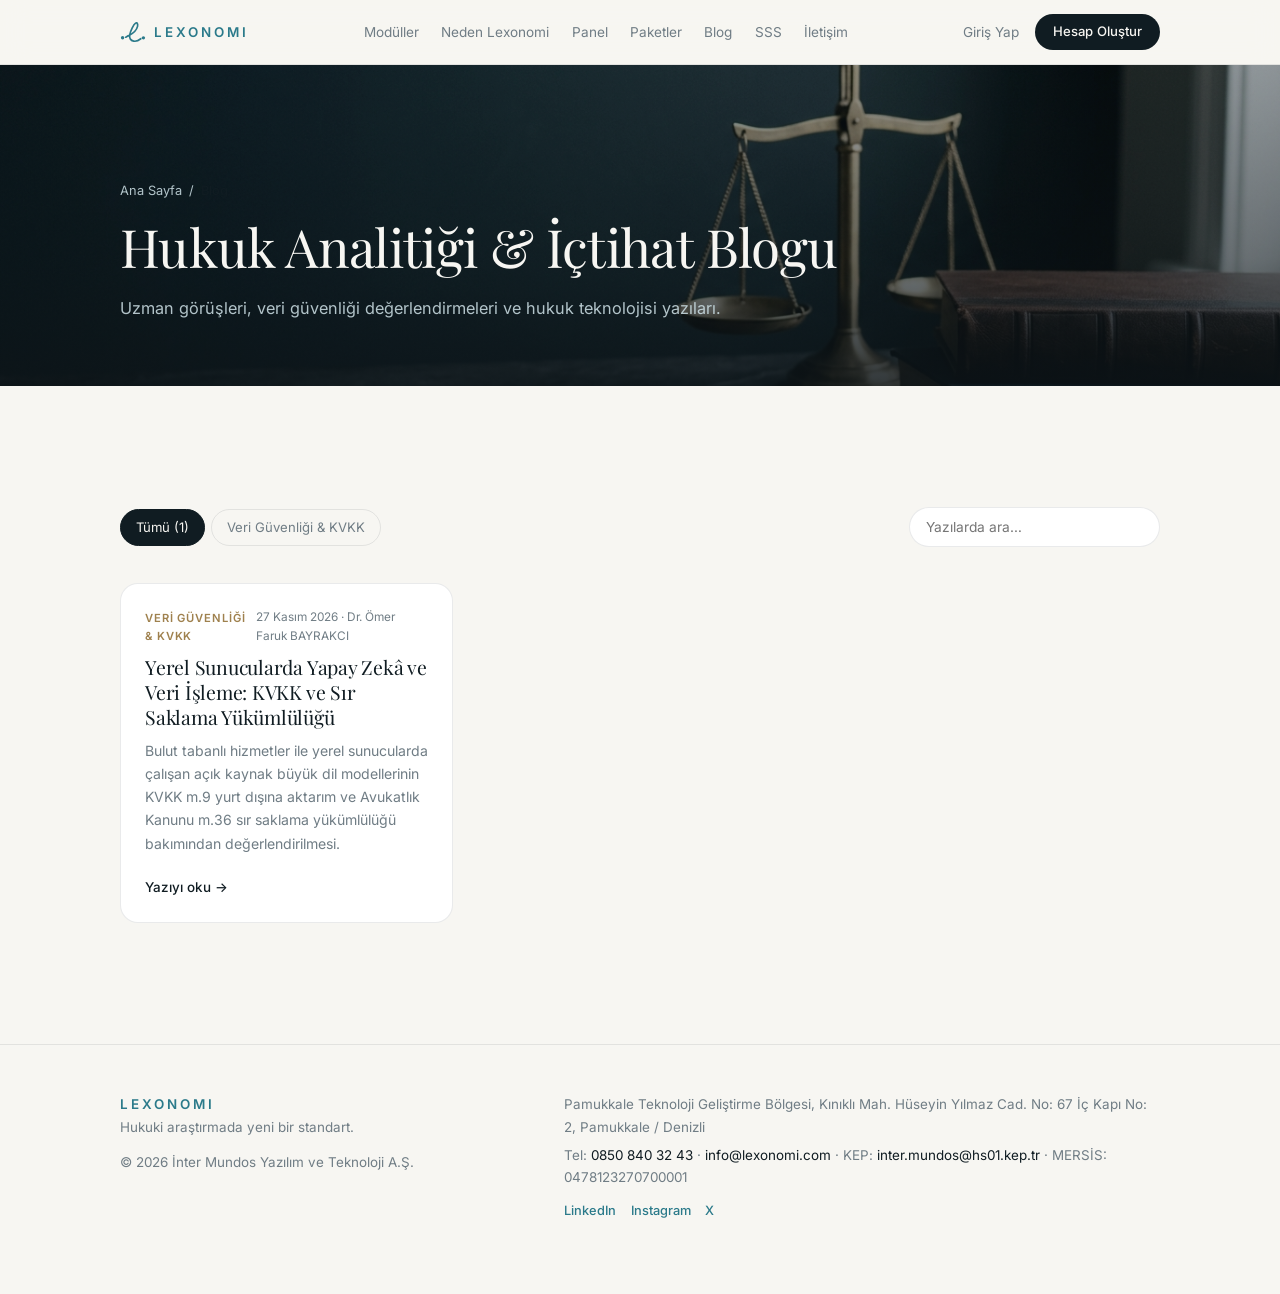
<file: blog/index.html>
<!DOCTYPE html>
<html lang="tr">
<head>
  <meta charset="utf-8" />
  <meta name="viewport" content="width=device-width, initial-scale=1, viewport-fit=cover" />
  <title>Blog Yazıları — Lexonomi Hukuk Kaynakları Analitiği</title>
  <meta name="description" content="Yargıtay ve Danıştay içtihat analizleri, 2026–2027 AAÜT vekâlet ücreti hesaplama rehberleri, iş ve vergi hukuku notları ile hukuk teknolojisi yazıları." />
  <meta name="robots" content="index, follow" />
  <link rel="canonical" href="https://lexonomi.com/blog/" />
  <meta name="theme-color" content="#F7F6F2" media="(prefers-color-scheme: light)" />
  <meta name="theme-color" content="#0D1418" media="(prefers-color-scheme: dark)" />
  <meta property="og:type" content="website" />
  <meta property="og:title" content="Lexonomi Blog — İçtihat Analizleri ve Hukuk Rehberleri" />
  <meta property="og:description" content="Yüksek mahkeme içtihat analizleri, güncel tarife hesaplama rehberleri ve hukuk teknolojisi yazıları." />
  <meta property="og:url" content="https://lexonomi.com/blog/" />
  <meta property="og:image" content="https://lexonomi.com/assets/opengraph-image.png" />
  <meta name="twitter:card" content="summary_large_image" />
  <link rel="icon" href="../assets/favicon.ico" sizes="48x48" type="image/x-icon" />
  <link rel="icon" href="../assets/icon.svg" sizes="any" type="image/svg+xml" />
  <link rel="preconnect" href="https://fonts.googleapis.com" />
  <link rel="preconnect" href="https://fonts.gstatic.com" crossorigin />
  <link rel="stylesheet" href="https://fonts.googleapis.com/css2?family=Inter:wght@400;500;600;700&family=Playfair+Display:ital,wght@0,400;0,500;0,600;1,400&display=swap" />
  <link rel="stylesheet" href="../styles.css?v=20261127b" />
  <script type="application/ld+json">
  {
    "@context": "https://schema.org",
    "@graph": [
      {
        "@type": "Blog",
        "name": "Lexonomi Blog",
        "url": "https://lexonomi.com/blog/",
        "description": "Hukuk kaynakları analitiği, yüksek mahkeme karar incelemeleri ve hesaplama rehberleri."
      },
      {
        "@type": "BreadcrumbList",
        "itemListElement": [
          { "@type": "ListItem", "position": 1, "name": "Ana Sayfa", "item": "https://lexonomi.com/" },
          { "@type": "ListItem", "position": 2, "name": "Blog", "item": "https://lexonomi.com/blog/" }
        ]
      }
    ]
  }
  </script>
</head>
<body>
    <header class="site-header" id="top">
    <div class="container header-inner">
      <a href="../index.html" class="brand" aria-label="Lexonomi Ana Sayfa">
        <svg class="brand-logo" viewBox="218 122 200 166" width="26" height="22" fill="none" aria-hidden="true">
          <circle cx="238" cy="249" r="13" fill="currentColor"></circle>
          <circle cx="398" cy="250" r="13" fill="currentColor"></circle>
          <path d="M262 245 C 270 241, 278 236, 285 233 C 320 216, 346 192, 353 162 C 357 143, 349 130, 338 137 C 322 148, 300 192, 293 226 C 288 252, 299 271, 323 275 C 342 279, 362 270, 378 257" stroke="currentColor" stroke-width="13" stroke-linecap="round"></path>
        </svg>
        <span class="brand-word">LEXONOMI</span>
      </a>
      <nav class="nav" aria-label="Ana menü">
        <a href="../moduller/index.html">Modüller</a>
        <a href="../neden/index.html">Neden Lexonomi</a>
        <a href="../panel/index.html">Panel</a>
        <a href="../paketler/index.html">Paketler</a>
        <a href="../blog/index.html">Blog</a>
        <a href="../sss/index.html">SSS</a>
        <a href="../iletisim/index.html">İletişim</a>
      </nav>
      <div class="header-actions">
        <a href="https://app.lexonomi.com/" class="nav-login hide-sm" data-app-link="giris">Giriş Yap</a>
        <a href="https://app.lexonomi.com/" class="btn btn-primary btn-sm hide-sm" data-app-link="kayit">Hesap Oluştur</a>
        <button class="menu-btn" id="menuBtn" aria-label="Menü" aria-expanded="false" aria-controls="mobileMenu"><span></span><span></span></button>
      </div>
    </div>
    <div class="mobile-menu" id="mobileMenu" hidden>
      <nav>
        <a href="../moduller/index.html">Modüller</a>
        <a href="../neden/index.html">Neden Lexonomi</a>
        <a href="../panel/index.html">Hesap Paneli</a>
        <a href="../index.html#guvenlik">Gizlilik</a>
        <a href="../paketler/index.html">Paketler</a>
        <a href="../blog/index.html">Blog</a>
        <a href="../sss/index.html">SSS</a>
        <a href="../iletisim/index.html">İletişim</a>
      </nav>
      <div class="mobile-cta">
        <a href="https://app.lexonomi.com/" class="btn btn-ghost btn-block" data-app-link="giris">Giriş Yap</a>
        <a href="https://app.lexonomi.com/" class="btn btn-primary btn-block" data-app-link="kayit">Hesap Oluştur</a>
      </div>
    </div>
  </header>

  <main>
    <section class="page-hero has-cover">
      <img class="page-hero-bg" src="../assets/blog-index-cover.jpg" alt="" aria-hidden="true" />
      <div class="container">
        <nav class="breadcrumb" aria-label="İçerik yolu">
          <a href="../index.html">Ana Sayfa</a><span>/</span><span aria-current="page">Blog</span>
        </nav>
        <h1>Hukuk Analitiği &amp; İçtihat Blogu</h1>
        <p class="hero-lead">Uzman görüşleri, veri güvenliği değerlendirmeleri ve hukuk teknolojisi yazıları.</p>
      </div>
    </section>

    <section class="section">
      <div class="container">
        <div class="blog-toolbar">
          <div class="cat-filters" role="group" aria-label="Kategori filtresi">
            <button type="button" class="is-on" data-blog-cat="tumu">Tümü (1)</button>
            <button type="button" data-blog-cat="kvkk">Veri Güvenliği &amp; KVKK</button>
          </div>
          <input type="search" id="blogSearch" class="blog-search-input" placeholder="Yazılarda ara…" aria-label="Blog yazılarında ara" />
        </div>

        <div class="blog-grid" id="blogList">
          <article class="blog-card" data-cat="kvkk">
            <div class="blog-card-meta">
              <span class="blog-cat">Veri Güvenliği &amp; KVKK</span>
              <time datetime="2026-11-27">27 Kasım 2026 · Dr. Ömer Faruk BAYRAKCI</time>
            </div>
            <h3><a href="yerel-sunucularda-yapay-zeka-ve-kvkk.html">Yerel Sunucularda Yapay Zekâ ve Veri İşleme: KVKK ve Sır Saklama Yükümlülüğü</a></h3>
            <p>Bulut tabanlı hizmetler ile yerel sunucularda çalışan açık kaynak büyük dil modellerinin KVKK m.9 yurt dışına aktarım ve Avukatlık Kanunu m.36 sır saklama yükümlülüğü bakımından değerlendirilmesi.</p>
            <a class="blog-more" href="yerel-sunucularda-yapay-zeka-ve-kvkk.html">Yazıyı oku →</a>
          </article>
        </div>

        <p id="blogEmpty" class="plans-footnote" hidden>Aramanızla eşleşen blog yazısı bulunamadı.</p>
      </div>
    </section>
  </main>

    <footer class="site-footer" id="iletisim">
    <div class="container footer-grid">
      <div>
        <a href="../index.html" class="brand"><span class="brand-word">LEXONOMI</span></a>
        <p class="muted">Hukuki araştırmada yeni bir standart.</p>
        <p class="muted">© <span id="year"></span> İnter Mundos Yazılım ve Teknoloji A.Ş.</p>
      </div>
      <address class="footer-contact">
        <p>Pamukkale Teknoloji Geliştirme Bölgesi, Kınıklı Mah. Hüseyin Yılmaz Cad. No: 67 İç Kapı No: 2, Pamukkale / Denizli</p>
        <p>Tel: <a href="tel:+908508403243">0850 840 32 43</a> · <a href="mailto:info@lexonomi.com">info@lexonomi.com</a> · KEP: <a href="mailto:inter.mundos@hs01.kep.tr">inter.mundos@hs01.kep.tr</a> · MERSİS: 0478123270700001</p>
        <div class="footer-social">
          <a href="https://www.linkedin.com/company/lexonomi/" target="_blank" rel="noopener noreferrer" data-social="linkedin">LinkedIn</a>
          <a href="https://www.instagram.com/lexonomi/" target="_blank" rel="noopener noreferrer" data-social="instagram">Instagram</a>
          <a href="https://x.com/lexonomi" target="_blank" rel="noopener noreferrer" data-social="x">X</a>
        </div>
      </address>
    </div>
  </footer>

  <div class="toast" id="toast" role="status" aria-live="polite" hidden></div>
  <script src="../hero-media.js?v=20261127b" defer></script>
  <script src="../app.js?v=20261127b" defer></script>
</body>
</html>
</file>
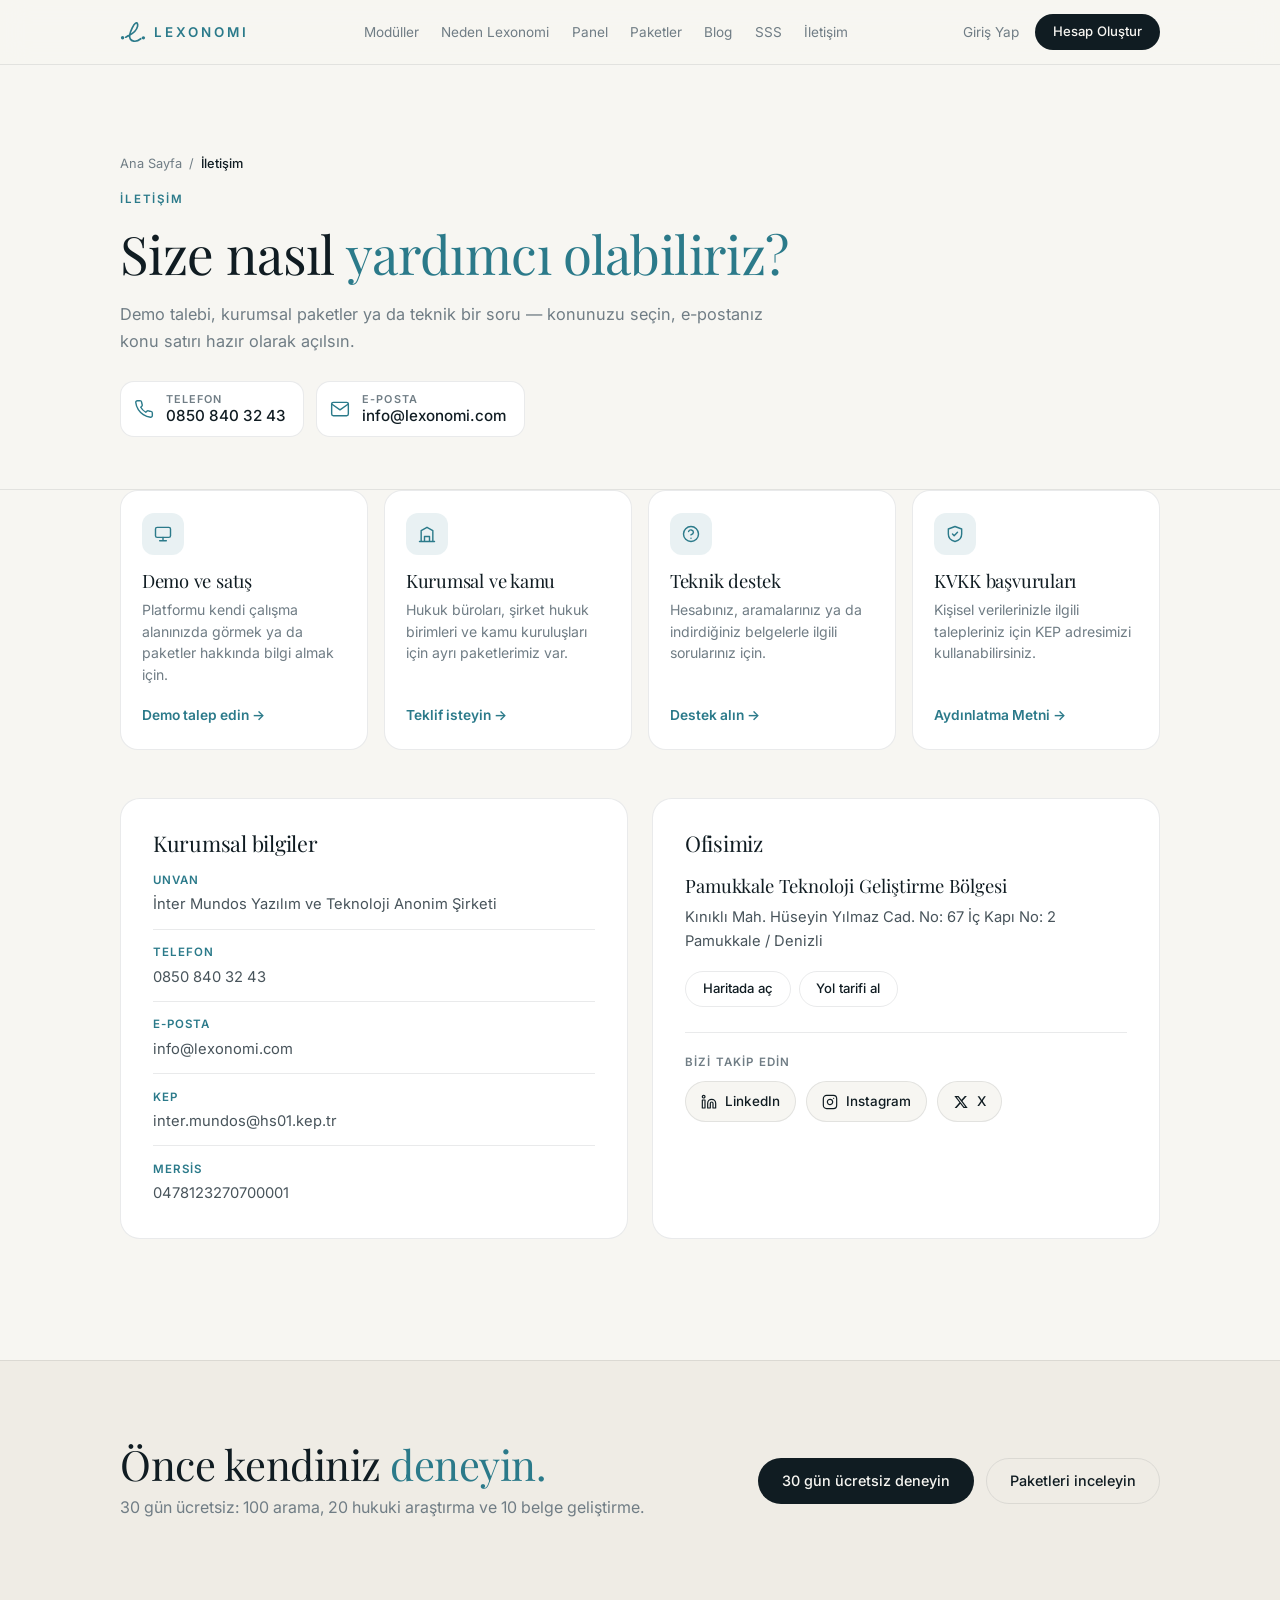
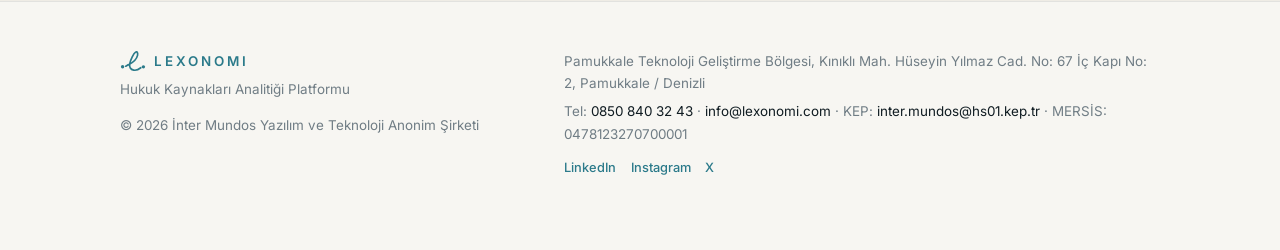
<file: iletisim/index.html>
<!DOCTYPE html>
<html lang="tr">
<head>
  <meta charset="utf-8" />
  <meta name="viewport" content="width=device-width, initial-scale=1, viewport-fit=cover" />
  <title>İletişim — Lexonomi</title>
  <meta name="description" content="Lexonomi ekibiyle iletişime geçin: demo ve satış, kurumsal ve kamu paketleri, teknik destek, KVKK başvuruları. Adres, telefon, e-posta ve KEP bilgilerimiz." />
  <meta name="robots" content="index, follow" />
  <link rel="canonical" href="https://lexonomi.com/iletisim/" />
  <meta name="theme-color" content="#F7F6F2" media="(prefers-color-scheme: light)" />
  <meta name="theme-color" content="#0D1418" media="(prefers-color-scheme: dark)" />
  <meta property="og:type" content="website" />
  <meta property="og:title" content="İletişim — Lexonomi" />
  <meta property="og:description" content="Demo, kurumsal paketler, teknik destek ve KVKK başvuruları için Lexonomi ekibine ulaşın." />
  <meta property="og:url" content="https://lexonomi.com/iletisim/" />
  <meta property="og:image" content="https://lexonomi.com/assets/opengraph-image.png" />
  <link rel="icon" href="../assets/favicon.ico" sizes="48x48" type="image/x-icon" />
  <link rel="icon" href="../assets/icon.svg" sizes="any" type="image/svg+xml" />
  <link rel="preconnect" href="https://fonts.googleapis.com" />
  <link rel="preconnect" href="https://fonts.gstatic.com" crossorigin />
  <link rel="stylesheet" href="https://fonts.googleapis.com/css2?family=Inter:wght@400;500;600;700&family=Playfair+Display:ital,wght@0,400;0,500;0,600;1,400&display=swap" />
  <link rel="stylesheet" href="../styles.css?v=20261127b" />
  <script type="application/ld+json">
  {
    "@context": "https://schema.org",
    "@type": "ContactPage",
    "url": "https://lexonomi.com/iletisim/",
    "mainEntity": {
      "@type": "Organization",
      "name": "Lexonomi — İnter Mundos Yazılım ve Teknoloji A.Ş.",
      "email": "info@lexonomi.com",
      "telephone": "+90-850-840-32-43",
      "address": {
        "@type": "PostalAddress",
        "streetAddress": "Pamukkale Teknoloji Geliştirme Bölgesi, Kınıklı Mah. Hüseyin Yılmaz Cad. No: 67 İç Kapı No: 2",
        "addressLocality": "Pamukkale",
        "addressRegion": "Denizli",
        "addressCountry": "TR"
      }
    }
  }
  </script>
</head>
<body>
  <header class="site-header" id="top">
    <div class="container header-inner">
      <a href="../index.html" class="brand" aria-label="Lexonomi Ana Sayfa">
        <svg class="brand-logo" viewBox="218 122 200 166" width="26" height="22" fill="none" aria-hidden="true">
          <circle cx="238" cy="249" r="13" fill="currentColor"></circle>
          <circle cx="398" cy="250" r="13" fill="currentColor"></circle>
          <path d="M262 245 C 270 241, 278 236, 285 233 C 320 216, 346 192, 353 162 C 357 143, 349 130, 338 137 C 322 148, 300 192, 293 226 C 288 252, 299 271, 323 275 C 342 279, 362 270, 378 257" stroke="currentColor" stroke-width="13" stroke-linecap="round"></path>
        </svg>
        <span class="brand-word">LEXONOMI</span>
      </a>
      <nav class="nav" aria-label="Ana menü">
        <a href="../moduller/index.html">Modüller</a>
        <a href="../neden/index.html">Neden Lexonomi</a>
        <a href="../panel/index.html">Panel</a>
        <a href="../paketler/index.html">Paketler</a>
        <a href="../blog/index.html">Blog</a>
        <a href="../sss/index.html">SSS</a>
        <a href="../iletisim/index.html" aria-current="page">İletişim</a>
      </nav>
      <div class="header-actions">
        <a href="https://app.lexonomi.com/" class="nav-login hide-sm" data-app-link="giris">Giriş Yap</a>
        <a href="https://app.lexonomi.com/" class="btn btn-primary btn-sm hide-sm" data-app-link="kayit">Hesap Oluştur</a>
        <button class="menu-btn" id="menuBtn" aria-label="Menü" aria-expanded="false" aria-controls="mobileMenu"><span></span><span></span></button>
      </div>
    </div>
    <div class="mobile-menu" id="mobileMenu" hidden>
      <nav>
        <a href="../moduller/index.html">Modüller</a>
        <a href="../neden/index.html">Neden Lexonomi</a>
        <a href="../panel/index.html">Hesap Paneli</a>
        <a href="../index.html#guvenlik">Güven</a>
        <a href="../paketler/index.html">Paketler</a>
        <a href="../blog/index.html">Blog</a>
        <a href="../sss/index.html">SSS</a>
        <a href="../iletisim/index.html" aria-current="page">İletişim</a>
      </nav>
      <div class="mobile-cta">
        <a href="https://app.lexonomi.com/" class="btn btn-ghost btn-block" data-app-link="giris">Giriş Yap</a>
        <a href="https://app.lexonomi.com/" class="btn btn-primary btn-block" data-app-link="kayit">Hesap Oluştur</a>
      </div>
    </div>
  </header>

  <main>
    <section class="page-hero contact-hero">
      <div class="container">
        <nav class="breadcrumb" aria-label="İçerik yolu">
          <a href="../index.html">Ana Sayfa</a><span>/</span><span aria-current="page">İletişim</span>
        </nav>
        <p class="eyebrow">İletişim</p>
        <h1>Size nasıl <span class="tone">yardımcı olabiliriz?</span></h1>
        <p class="hero-lead">Demo talebi, kurumsal paketler ya da teknik bir soru — konunuzu seçin, e-postanız konu satırı hazır olarak açılsın.</p>
        <div class="contact-quick">
          <a href="tel:+908508403243" class="contact-quick-item">
            <svg viewBox="0 0 24 24" width="18" height="18" aria-hidden="true"><path d="M22 16.92v3a2 2 0 0 1-2.18 2 19.8 19.8 0 0 1-8.63-3.07 19.5 19.5 0 0 1-6-6A19.8 19.8 0 0 1 2.12 4.18 2 2 0 0 1 4.11 2h3a2 2 0 0 1 2 1.72c.13.96.36 1.9.7 2.81a2 2 0 0 1-.45 2.11L8.09 9.91a16 16 0 0 0 6 6l1.27-1.27a2 2 0 0 1 2.11-.45c.91.34 1.85.57 2.81.7A2 2 0 0 1 22 16.92z"/></svg>
            <span><small>Telefon</small>0850 840 32 43</span>
          </a>
          <a href="mailto:info@lexonomi.com" class="contact-quick-item">
            <svg viewBox="0 0 24 24" width="18" height="18" aria-hidden="true"><rect x="2" y="4" width="20" height="16" rx="2"/><path d="m22 6-10 7L2 6"/></svg>
            <span><small>E-posta</small>info@lexonomi.com</span>
          </a>
        </div>
      </div>
    </section>

    <section class="section contact-topics-sec">
      <div class="container">
        <div class="topic-grid">
          <article class="topic-card">
            <span class="topic-icon" aria-hidden="true"><svg viewBox="0 0 24 24" width="20" height="20"><rect x="3" y="4" width="18" height="12" rx="2"/><path d="M8 20h8M12 16v4"/></svg></span>
            <h2>Demo ve satış</h2>
            <p>Platformu kendi çalışma alanınızda görmek ya da paketler hakkında bilgi almak için.</p>
            <a class="topic-link" href="mailto:info@lexonomi.com?subject=Demo%20talebi">Demo talep edin <span aria-hidden="true">→</span></a>
          </article>
          <article class="topic-card">
            <span class="topic-icon" aria-hidden="true"><svg viewBox="0 0 24 24" width="20" height="20"><path d="M3 21h18M5 21V8l7-4 7 4v13M9 21v-6h6v6"/></svg></span>
            <h2>Kurumsal ve kamu</h2>
            <p>Hukuk büroları, şirket hukuk birimleri ve kamu kuruluşları için ayrı paketlerimiz var.</p>
            <a class="topic-link" href="mailto:info@lexonomi.com?subject=Kurumsal%20paket%20talebi">Teklif isteyin <span aria-hidden="true">→</span></a>
          </article>
          <article class="topic-card">
            <span class="topic-icon" aria-hidden="true"><svg viewBox="0 0 24 24" width="20" height="20"><circle cx="12" cy="12" r="9"/><path d="M9.1 9a3 3 0 0 1 5.8 1c0 2-3 3-3 3M12 17h.01"/></svg></span>
            <h2>Teknik destek</h2>
            <p>Hesabınız, aramalarınız ya da indirdiğiniz belgelerle ilgili sorularınız için.</p>
            <a class="topic-link" href="mailto:info@lexonomi.com?subject=Teknik%20destek">Destek alın <span aria-hidden="true">→</span></a>
          </article>
          <article class="topic-card">
            <span class="topic-icon" aria-hidden="true"><svg viewBox="0 0 24 24" width="20" height="20"><path d="M12 3l8 3v6c0 5-3.5 8-8 9-4.5-1-8-4-8-9V6z"/><path d="m9 12 2 2 4-4"/></svg></span>
            <h2>KVKK başvuruları</h2>
            <p>Kişisel verilerinizle ilgili talepleriniz için KEP adresimizi kullanabilirsiniz.</p>
            <a class="topic-link" href="https://lexonomi.com/sozlesmeler/aydinlatma-metni" target="_blank" rel="noopener">Aydınlatma Metni <span aria-hidden="true">→</span></a>
          </article>
        </div>
      </div>
    </section>

    <section class="section contact-info-sec">
      <div class="container contact-grid">
        <div class="contact-card">
          <h2>Kurumsal bilgiler</h2>
          <dl class="contact-dl">
            <div><dt>Unvan</dt><dd>İnter Mundos Yazılım ve Teknoloji Anonim Şirketi</dd></div>
            <div><dt>Telefon</dt><dd><a href="tel:+908508403243">0850 840 32 43</a></dd></div>
            <div><dt>E-posta</dt><dd><a href="mailto:info@lexonomi.com">info@lexonomi.com</a></dd></div>
            <div><dt>KEP</dt><dd><a href="mailto:inter.mundos@hs01.kep.tr">inter.mundos@hs01.kep.tr</a></dd></div>
            <div><dt>MERSİS</dt><dd>0478123270700001</dd></div>
          </dl>
        </div>

        <div class="contact-card office-card">
          <h2>Ofisimiz</h2>
          <p class="office-place">Pamukkale Teknoloji Geliştirme Bölgesi</p>
          <address class="office-address">Kınıklı Mah. Hüseyin Yılmaz Cad. No: 67 İç Kapı No: 2<br>Pamukkale / Denizli</address>
          <div class="office-actions">
            <a class="btn btn-ghost btn-sm" href="https://www.google.com/maps/search/?api=1&amp;query=Pamukkale%20Teknoloji%20Gelistirme%20Bolgesi%20Kinikli%20Denizli" target="_blank" rel="noopener">Haritada aç</a>
            <a class="btn btn-ghost btn-sm" href="https://www.google.com/maps/dir/?api=1&amp;destination=Pamukkale%20Teknoloji%20Gelistirme%20Bolgesi%20Kinikli%20Denizli" target="_blank" rel="noopener">Yol tarifi al</a>
          </div>

          <div class="office-social">
            <h3>Bizi takip edin</h3>
            <div class="social-pills">
              <a href="https://www.linkedin.com/company/lexonomi/" target="_blank" rel="noopener noreferrer" data-social="linkedin" aria-label="LinkedIn">
                <svg viewBox="0 0 24 24" width="18" height="18" aria-hidden="true"><path d="M16 8a6 6 0 0 1 6 6v7h-4v-7a2 2 0 0 0-4 0v7h-4v-7a6 6 0 0 1 6-6zM2 9h4v12H2z"/><circle cx="4" cy="4" r="2"/></svg>
                <span>LinkedIn</span>
              </a>
              <a href="https://www.instagram.com/lexonomi/" target="_blank" rel="noopener noreferrer" data-social="instagram" aria-label="Instagram">
                <svg viewBox="0 0 24 24" width="18" height="18" aria-hidden="true"><rect x="2" y="2" width="20" height="20" rx="5"/><path d="M16 11.37A4 4 0 1 1 12.63 8 4 4 0 0 1 16 11.37z"/><line x1="17.5" y1="6.5" x2="17.51" y2="6.5"/></svg>
                <span>Instagram</span>
              </a>
              <a href="https://x.com/lexonomi" target="_blank" rel="noopener noreferrer" data-social="x" aria-label="X">
                <svg class="is-filled" viewBox="0 0 24 24" width="18" height="18" aria-hidden="true"><path d="M17.75 3h3.07l-6.7 7.66L22 21h-6.17l-4.83-6.32L5.47 21H2.4l7.17-8.2L2 3h6.33l4.37 5.78L17.75 3zm-1.08 16.17h1.7L7.4 4.74H5.58l11.09 14.43z"/></svg>
                <span>X</span>
              </a>
            </div>
          </div>
        </div>
      </div>
    </section>

    <section class="contact-cta">
      <div class="container contact-cta-inner">
        <div>
          <h2>Önce kendiniz <span class="tone">deneyin.</span></h2>
          <p>30 gün ücretsiz: 100 arama, 20 hukuki araştırma ve 10 belge geliştirme.</p>
        </div>
        <div class="contact-cta-actions">
          <a href="https://app.lexonomi.com/" class="btn btn-primary" data-app-link="kayit">30 gün ücretsiz deneyin</a>
          <a href="../paketler/index.html" class="btn btn-ghost">Paketleri inceleyin</a>
        </div>
      </div>
    </section>
  </main>

  <footer class="site-footer">
    <div class="container footer-grid">
      <div>
        <a href="../index.html" class="brand">
          <svg class="brand-logo" viewBox="218 122 200 166" width="26" height="22" fill="none" aria-hidden="true">
            <circle cx="238" cy="249" r="13" fill="currentColor"></circle>
            <circle cx="398" cy="250" r="13" fill="currentColor"></circle>
            <path d="M262 245 C 270 241, 278 236, 285 233 C 320 216, 346 192, 353 162 C 357 143, 349 130, 338 137 C 322 148, 300 192, 293 226 C 288 252, 299 271, 323 275 C 342 279, 362 270, 378 257" stroke="currentColor" stroke-width="13" stroke-linecap="round"></path>
          </svg>
          <span class="brand-word">LEXONOMI</span>
        </a>
        <p class="muted">Hukuk Kaynakları Analitiği Platformu</p>
        <p class="muted">© <span id="year"></span> İnter Mundos Yazılım ve Teknoloji Anonim Şirketi</p>
      </div>
      <address class="footer-contact">
        <p>Pamukkale Teknoloji Geliştirme Bölgesi, Kınıklı Mah. Hüseyin Yılmaz Cad. No: 67 İç Kapı No: 2, Pamukkale / Denizli</p>
        <p>Tel: <a href="tel:+908508403243">0850 840 32 43</a> · <a href="mailto:info@lexonomi.com">info@lexonomi.com</a> · KEP: <a href="mailto:inter.mundos@hs01.kep.tr">inter.mundos@hs01.kep.tr</a> · MERSİS: 0478123270700001</p>
        <div class="footer-social">
          <a href="https://www.linkedin.com/company/lexonomi/" target="_blank" rel="noopener noreferrer" data-social="linkedin">LinkedIn</a>
          <a href="https://www.instagram.com/lexonomi/" target="_blank" rel="noopener noreferrer" data-social="instagram">Instagram</a>
          <a href="https://x.com/lexonomi" target="_blank" rel="noopener noreferrer" data-social="x">X</a>
        </div>
      </address>
    </div>
  </footer>
  <div class="toast" id="toast" role="status" aria-live="polite" hidden></div>
  <script src="../hero-media.js?v=20261127b" defer></script>
  <script src="../app.js?v=20261127b" defer></script>
</body>
</html>
</file>
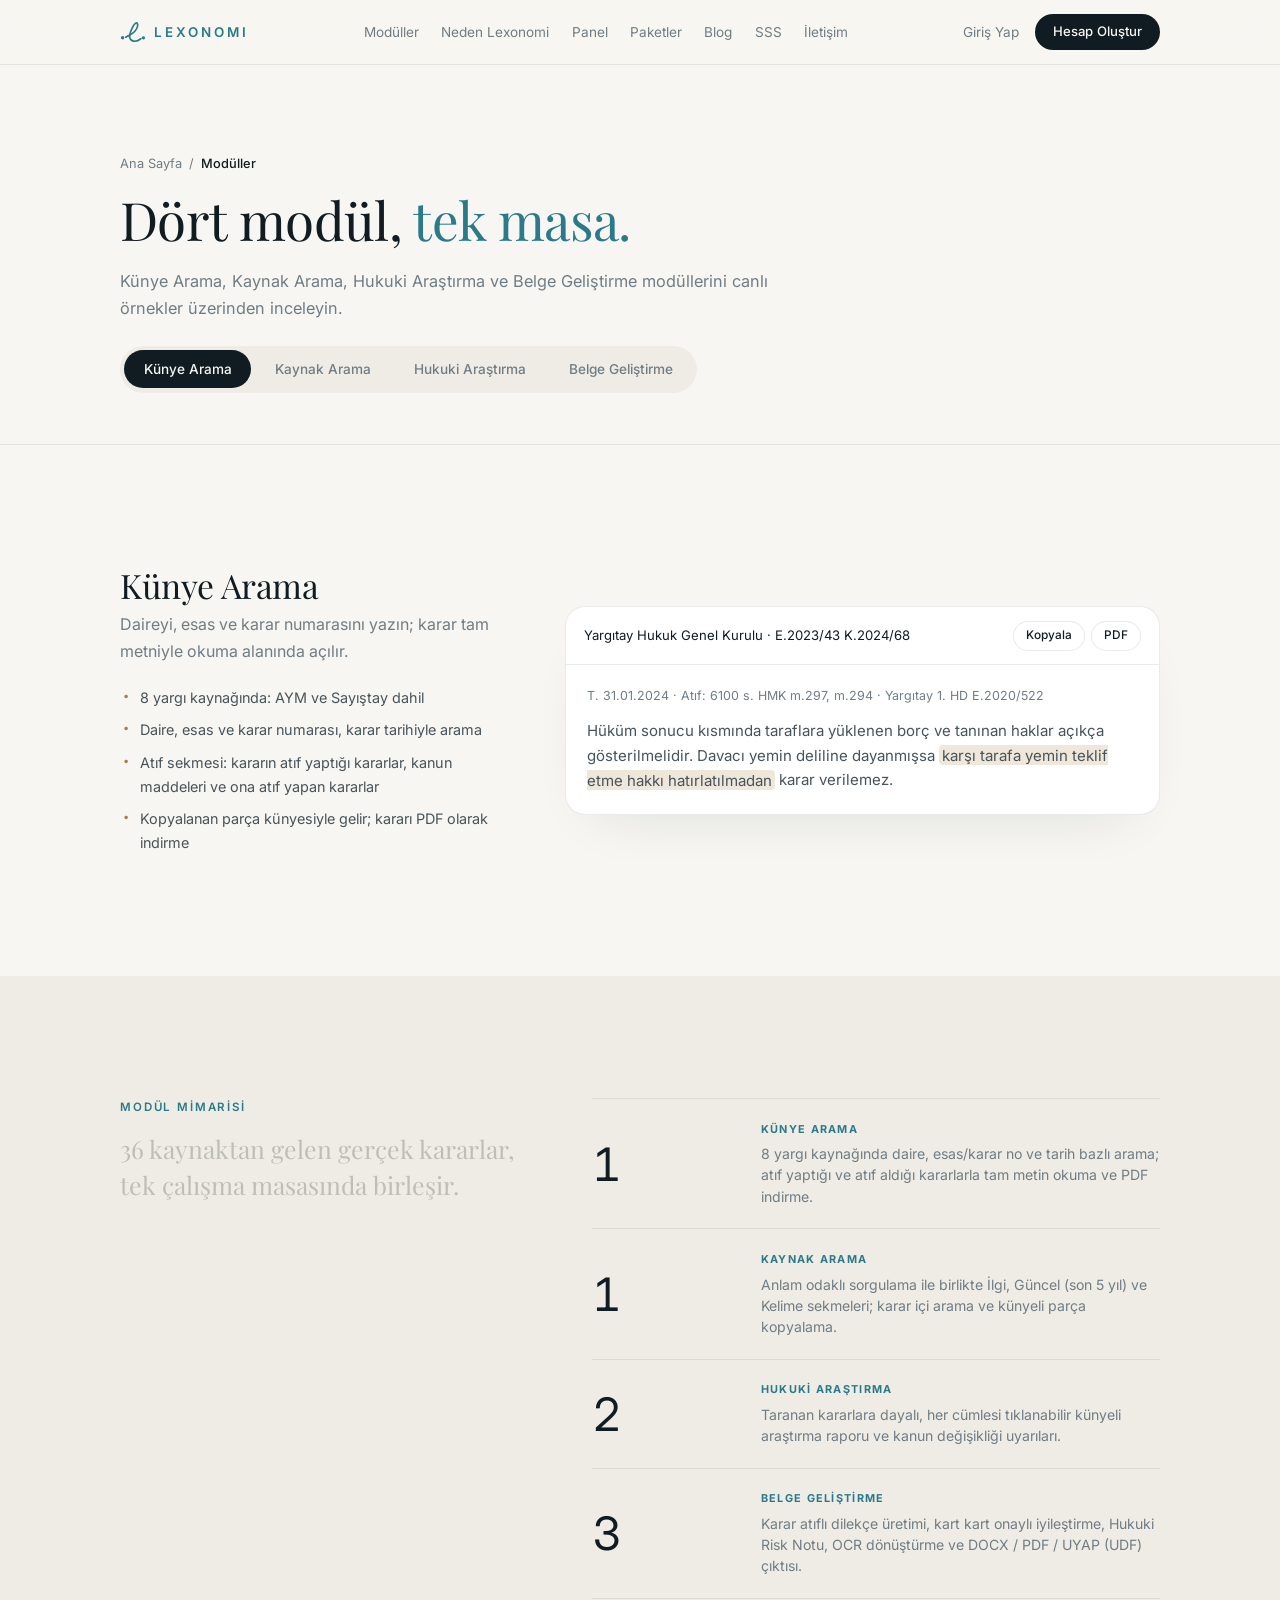
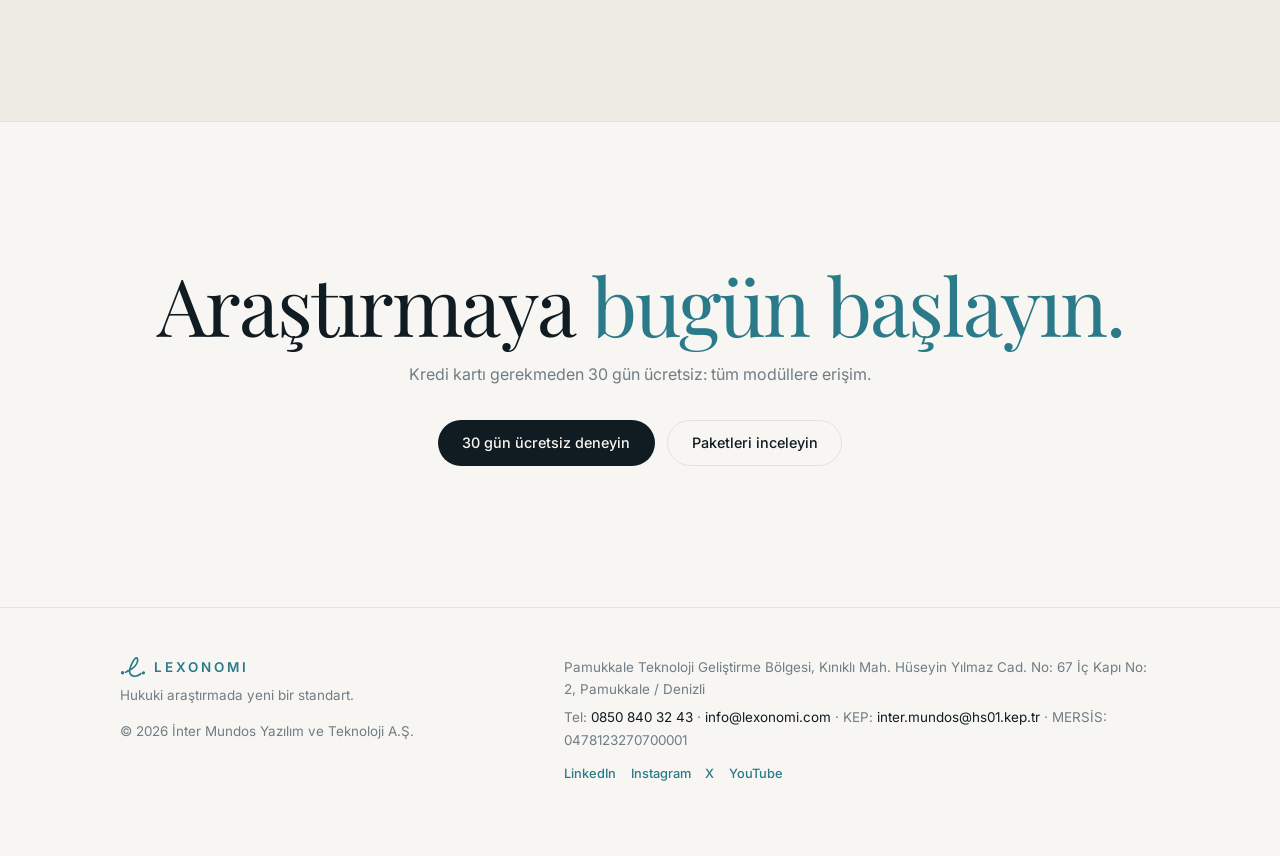
<file: moduller/index.html>
<!DOCTYPE html>
<html lang="tr">
<head>
  <meta charset="utf-8" />
  <meta name="viewport" content="width=device-width, initial-scale=1, viewport-fit=cover" />
  <title>Modüller — Lexonomi</title>
  <meta name="description" content="Künye Arama, Kaynak Arama, Hukuki Araştırma ve Belge Geliştirme modülleri; 36 hukuk kaynağı tek masada." />
  <meta name="robots" content="index, follow" />
  <link rel="canonical" href="https://lexonomi.com/moduller/" />
  <meta name="theme-color" content="#F7F6F2" media="(prefers-color-scheme: light)" />
  <meta name="theme-color" content="#0D1418" media="(prefers-color-scheme: dark)" />
  <meta property="og:type" content="website" />
  <meta property="og:title" content="Modüller — Lexonomi" />
  <meta property="og:description" content="Dört modül, tek masa: Künye Arama, Kaynak Arama, Hukuki Araştırma ve Belge Geliştirme." />
  <meta property="og:url" content="https://lexonomi.com/moduller/" />
  <meta property="og:image" content="https://lexonomi.com/assets/opengraph-image.png" />
  <link rel="icon" href="../assets/favicon.ico" sizes="48x48" type="image/x-icon" />
  <link rel="icon" href="../assets/icon.svg" sizes="any" type="image/svg+xml" />
  <link rel="preconnect" href="https://fonts.googleapis.com" />
  <link rel="preconnect" href="https://fonts.gstatic.com" crossorigin />
  <link rel="stylesheet" href="https://fonts.googleapis.com/css2?family=Inter:wght@400;500;600;700&family=Playfair+Display:ital,wght@0,400;0,500;0,600;1,400&display=swap" />
  <link rel="stylesheet" href="../styles.css" />
</head>
<body>
  <header class="site-header" id="top">
    <div class="container header-inner">
      <a href="../index.html" class="brand" aria-label="Lexonomi Ana Sayfa">
        <svg class="brand-logo" viewBox="218 122 200 166" fill="none" aria-hidden="true">
          <circle cx="238" cy="249" r="13" fill="currentColor"></circle>
          <circle cx="398" cy="250" r="13" fill="currentColor"></circle>
          <path d="M262 245 C 270 241, 278 236, 285 233 C 320 216, 346 192, 353 162 C 357 143, 349 130, 338 137 C 322 148, 300 192, 293 226 C 288 252, 299 271, 323 275 C 342 279, 362 270, 378 257" stroke="currentColor" stroke-width="13" stroke-linecap="round"></path>
        </svg>
        <span class="brand-word">LEXONOMI</span>
      </a>
      <nav class="nav" aria-label="Ana menü">
        <a href="../moduller/index.html" aria-current="page">Modüller</a>
        <a href="../neden/index.html">Neden Lexonomi</a>
        <a href="../panel/index.html">Panel</a>
        <a href="../paketler/index.html">Paketler</a>
        <a href="../blog/index.html">Blog</a>
        <a href="../sss/index.html">SSS</a>
        <a href="../iletisim/index.html">İletişim</a>
      </nav>
      <div class="header-actions">
        <a href="https://app.lexonomi.com/" class="nav-login hide-sm" data-app-link="giris">Giriş Yap</a>
        <a href="https://app.lexonomi.com/" class="btn btn-primary btn-sm hide-sm" data-app-link="kayit">Hesap Oluştur</a>
        <button class="menu-btn" id="menuBtn" aria-label="Menü" aria-expanded="false" aria-controls="mobileMenu"><span></span><span></span></button>
      </div>
    </div>
    <div class="mobile-menu" id="mobileMenu" hidden>
      <nav>
        <a href="../moduller/index.html">Modüller</a>
        <a href="../neden/index.html">Neden Lexonomi</a>
        <a href="../panel/index.html">Hesap Paneli</a>
        <a href="../index.html#guvenlik">Gizlilik</a>
        <a href="../paketler/index.html">Paketler</a>
        <a href="../blog/index.html">Blog</a>
        <a href="../sss/index.html">SSS</a>
        <a href="../iletisim/index.html">İletişim</a>
      </nav>
      <div class="mobile-cta">
        <a href="https://app.lexonomi.com/" class="btn btn-ghost btn-block" data-app-link="giris">Giriş Yap</a>
        <a href="https://app.lexonomi.com/" class="btn btn-primary btn-block" data-app-link="kayit">Hesap Oluştur</a>
      </div>
    </div>
  </header>

  <main>
    <section class="page-hero">
      <div class="container">
        <nav class="breadcrumb" aria-label="İçerik yolu">
          <a href="../index.html">Ana Sayfa</a><span>/</span><span aria-current="page">Modüller</span>
        </nav>
        <h1>Dört modül, <span class="tone">tek masa.</span></h1>
        <p class="hero-lead">Künye Arama, Kaynak Arama, Hukuki Araştırma ve Belge Geliştirme modüllerini canlı örnekler üzerinden inceleyin.</p>
        <div class="mod-tabs" role="tablist" aria-label="Modüller" style="margin-top:1.5rem;">
          <button type="button" role="tab" aria-selected="true" class="is-on" data-mod="kunye">Künye Arama</button>
          <button type="button" role="tab" aria-selected="false" data-mod="kaynak">Kaynak Arama</button>
          <button type="button" role="tab" aria-selected="false" data-mod="arastirma">Hukuki Araştırma</button>
          <button type="button" role="tab" aria-selected="false" data-mod="belge">Belge Geliştirme</button>
        </div>
      </div>
    </section>

    <section class="section" id="moduller">
      <div class="container">
        <!-- MODÜL 1: KÜNYE ARAMA -->
        <div class="mod-view" data-mod-pane="kunye">
          <div class="mod-copy">
            <h3>Künye Arama</h3>
            <p class="mod-lead">Daireyi, esas ve karar numarasını yazın; karar tam metniyle okuma alanında açılır.</p>
            <ul class="clean-list">
              <li>8 yargı kaynağında: AYM ve Sayıştay dahil</li>
              <li>Daire, esas ve karar numarası, karar tarihiyle arama</li>
              <li>Atıf sekmesi: kararın atıf yaptığı kararlar, kanun maddeleri ve ona atıf yapan kararlar</li>
              <li>Kopyalanan parça künyesiyle gelir; kararı PDF olarak indirme</li>
            </ul>
          </div>
          <div class="mod-canvas">
            <div class="canvas-bar">
              <span>Yargıtay Hukuk Genel Kurulu · E.2023/43 K.2024/68</span>
              <div class="canvas-tools">
                <button type="button" class="copy-btn" data-copy="Yargıtay HGK, E.2023/43 K.2024/68, T.31.01.2024">Kopyala</button>
                <button type="button" class="copy-btn" data-toast-msg="Karar PDF olarak hazırlandı.">PDF</button>
              </div>
            </div>
            <div class="canvas-body">
              <p class="canvas-meta">T. 31.01.2024 · Atıf: 6100 s. HMK m.297, m.294 · Yargıtay 1. HD E.2020/522</p>
              <p>Hüküm sonucu kısmında taraflara yüklenen borç ve tanınan haklar açıkça gösterilmelidir. Davacı yemin deliline dayanmışsa <mark>karşı tarafa yemin teklif etme hakkı hatırlatılmadan</mark> karar verilemez.</p>
            </div>
          </div>
        </div>

        <!-- MODÜL 2: KAYNAK ARAMA -->
        <div class="mod-view" data-mod-pane="kaynak" hidden>
          <div class="mod-copy">
            <h3>Kaynak Arama</h3>
            <p class="mod-lead">Sorunuzu cümleyle yazın; arama kelimeye değil anlama bakar, aynı meseleyi başka sözcüklerle anlatan kararlar da bulunur.</p>
            <ul class="clean-list">
              <li>Güncel sekmesinde son 5 yılın kararları</li>
              <li>Kelime sekmesinde sorudaki kelimelerin geçtiği kararlar</li>
              <li>Karar, soruyla ilgili pasajda işaretli açılır; kararın içinde arama</li>
              <li>Kopyalanan parça künyesiyle gelir</li>
            </ul>
          </div>
          <div class="mod-canvas">
            <div class="canvas-bar">
              <div class="mini-seg" id="kaynakSortTabs">
                <button type="button" class="is-on" data-ksort="ilgi">İlgi</button>
                <button type="button" data-ksort="guncel">Güncel</button>
                <button type="button" data-ksort="kelime">Kelime</button>
              </div>
              <input type="search" id="kaynakInSearch" class="in-case-search" placeholder="Karar içinde ara…" aria-label="Karar içinde ara" />
            </div>
            <div class="query-line"><span>Sorgu</span><b id="kaynakQuery" data-text="Fatura düzenlenmemesi halinde özel usulsüzlük cezası hangi şartlarda kesilir?">Fatura düzenlenmemesi halinde özel usulsüzlük cezası hangi şartlarda kesilir?</b></div>
            <div class="canvas-split">
              <ul class="mini-list" id="kaynakList"></ul>
              <div class="canvas-body">
                <p class="canvas-meta"><b id="kaynakCourt"></b> · <span id="kaynakMeta"></span></p>
                <div id="kaynakText"></div>
              </div>
            </div>
          </div>
        </div>

        <!-- MODÜL 3: HUKUKİ ARAŞTIRMA -->
        <div class="mod-view" data-mod-pane="arastirma" hidden>
          <div class="mod-copy">
            <h3>Hukuki Araştırma</h3>
            <p class="mod-lead">Sorunuzla ilgili kararlar taranır ve kaynak gösteren bir rapor yazılır; raporun dayandığı kararlar künyeleriyle gösterilir.</p>
            <ul class="clean-list">
              <li>Dayanak kararlar tek tıkla, ilgili pasaj işaretli açılır</li>
              <li>Son 5 yılın kararları ve sorudaki kelimelerin geçtiği kararlar ayrıca taranır</li>
              <li>Kaynak kararlardan sonra değişen kanun maddeleri ayrıca uyarılır</li>
              <li>Raporu tek tıkla kopyalama</li>
            </ul>
          </div>
          <div class="mod-canvas">
            <div class="canvas-bar">
              <span>Örnek rapor · 27 aday okundu · 17 karara atıf</span>
              <button type="button" class="copy-btn" data-copy="213 s. VUK m.353 uyarınca özel usulsüzlük cezası için usulüne uygun somut tespit zorunludur (Danıştay 3. D., E.2020/1142 K.2022/2355).">Kopyala</button>
            </div>
            <div class="canvas-body">
              <p>213 s. VUK m.353/1 uyarınca ceza kesilebilmesi için <mark>usulüne uygun somut tespit</mark> zorunludur (<button type="button" class="cite-link" data-cite="c2">Danıştay 3. D., E.2020/4162</button>; <button type="button" class="cite-link" data-cite="c1">Danıştay 4. D., E.2020/153</button>).</p>
              <div class="cite-inline-box" id="reportCiteDrawer">
                <b id="citeDrawerTitle">Atıfa tıklayın</b>
                <small id="citeDrawerMeta">Künye seçildiğinde dayanak pasaj burada görünür.</small>
                <p id="citeDrawerText">Danıştay 3. veya 4. Daire atıflarına dokunarak gerekçeyi doğrulayın.</p>
              </div>
              <div class="risk-box"><b>Kaynak kararlardan sonra değişen hüküm:</b> VUK m.353 02.08.2024'te değişti (7524 s. K.). Bu maddeyi anan 27 kararın tümü değişiklikten önce verilmiş; güncel metni ayrıca kontrol edin.</div>
            </div>
          </div>
        </div>

        <!-- MODÜL 4: BELGE GELİŞTİRME -->
        <div class="mod-view" data-mod-pane="belge" hidden>
          <div class="mod-copy">
            <h3>Belge Geliştirme</h3>
            <p class="mod-lead">Belgenizi üretin, iyileştirin, dönüştürün. Önerileri kart kart onaylayın; yalnız onayladığınız öneri metne işlenir.</p>
            <ul class="clean-list">
              <li>Atıf yapılan kararlar ayrı sekmede</li>
              <li>Her önerinin gerekçesi ve metindeki yeri; sonda Hukuki Risk Notu</li>
              <li>PDF, Word, UDF ve fotoğraftan düzenlenebilir metne dönüştürme</li>
              <li>Word (DOCX), PDF ve UYAP (UDF) olarak indirme</li>
            </ul>
          </div>
          <div class="mod-canvas">
            <div class="canvas-bar">
              <div class="mini-seg" id="belgeModeTabs">
                <button type="button" class="is-on" data-bmode="uret">Üret</button>
                <button type="button" data-bmode="iyilestir">İyileştir</button>
                <button type="button" data-bmode="donustur">Dönüştür</button>
                <button type="button" data-bmode="atif">Atıf (2)</button>
              </div>
              <div class="canvas-tools">
                <button type="button" class="copy-btn" data-toast-msg="Word (DOCX) indirildi.">DOCX</button>
                <button type="button" class="copy-btn" data-toast-msg="PDF indirildi.">PDF</button>
                <button type="button" class="copy-btn" data-toast-msg="UYAP (UDF) indirildi.">UDF</button>
              </div>
            </div>
            <div class="canvas-body" id="belgeCanvas"></div>
          </div>
        </div>
      </div>
    </section>

    <section class="section section-soft">
      <div class="container editorial-metrics">
        <div class="em-intro">
          <p class="eyebrow">Modül Mimarisi</p>
          <p class="em-statement">36 kaynaktan gelen gerçek kararlar, tek çalışma masasında birleşir.</p>
        </div>

        <div class="em-list em-list-reveal">
          <div class="em-row reveal">
            <strong>01</strong>
            <div class="em-detail">
              <span class="em-kicker">KÜNYE ARAMA</span>
              <p>8 yargı kaynağında daire, esas/karar no ve tarih bazlı arama; atıf yaptığı ve atıf aldığı kararlarla tam metin okuma ve PDF indirme.</p>
            </div>
          </div>
          <div class="em-row reveal">
            <strong>02</strong>
            <div class="em-detail">
              <span class="em-kicker">KAYNAK ARAMA</span>
              <p>Anlam odaklı sorgulama ile birlikte İlgi, Güncel (son 5 yıl) ve Kelime sekmeleri; karar içi arama ve künyeli parça kopyalama.</p>
            </div>
          </div>
          <div class="em-row reveal">
            <strong>03</strong>
            <div class="em-detail">
              <span class="em-kicker">HUKUKİ ARAŞTIRMA</span>
              <p>Taranan kararlara dayalı, her cümlesi tıklanabilir künyeli araştırma raporu ve kanun değişikliği uyarıları.</p>
            </div>
          </div>
          <div class="em-row reveal">
            <strong>04</strong>
            <div class="em-detail">
              <span class="em-kicker">BELGE GELİŞTİRME</span>
              <p>Karar atıflı dilekçe üretimi, kart kart onaylı iyileştirme, Hukuki Risk Notu, OCR dönüştürme ve DOCX / PDF / UYAP (UDF) çıktısı.</p>
            </div>
          </div>
        </div>
      </div>
    </section>

    <section class="closing" aria-label="Başlayın">
      <div class="container closing-inner reveal">
        <h2>Araştırmaya <span class="tone">bugün başlayın.</span></h2>
        <p>Kredi kartı gerekmeden 30 gün ücretsiz: tüm modüllere erişim.</p>
        <div class="closing-cta">
          <a href="https://app.lexonomi.com/" class="btn btn-primary" data-app-link="kayit">30 gün ücretsiz deneyin</a>
          <a href="../paketler/index.html" class="btn btn-ghost">Paketleri inceleyin</a>
        </div>
      </div>
    </section>
  </main>

  <footer class="site-footer" id="iletisim">
    <div class="container footer-grid">
      <div>
        <a href="../index.html" class="brand">
          <svg class="brand-logo" viewBox="218 122 200 166" fill="none" aria-hidden="true">
            <circle cx="238" cy="249" r="13" fill="currentColor"></circle>
            <circle cx="398" cy="250" r="13" fill="currentColor"></circle>
            <path d="M262 245 C 270 241, 278 236, 285 233 C 320 216, 346 192, 353 162 C 357 143, 349 130, 338 137 C 322 148, 300 192, 293 226 C 288 252, 299 271, 323 275 C 342 279, 362 270, 378 257" stroke="currentColor" stroke-width="13" stroke-linecap="round"></path>
          </svg>
          <span class="brand-word">LEXONOMI</span>
        </a>
        <p class="muted">Hukuki araştırmada yeni bir standart.</p>
        <p class="muted">© <span id="year"></span> İnter Mundos Yazılım ve Teknoloji A.Ş.</p>
      </div>
      <address class="footer-contact">
        <p>Pamukkale Teknoloji Geliştirme Bölgesi, Kınıklı Mah. Hüseyin Yılmaz Cad. No: 67 İç Kapı No: 2, Pamukkale / Denizli</p>
        <p>Tel: <a href="tel:+908508403243">0850 840 32 43</a> · <a href="mailto:info@lexonomi.com">info@lexonomi.com</a> · KEP: <a href="mailto:inter.mundos@hs01.kep.tr">inter.mundos@hs01.kep.tr</a> · MERSİS: 0478123270700001</p>
        <div class="footer-social">
          <a href="https://www.linkedin.com/company/lexonomi/" target="_blank" rel="noopener noreferrer" data-social="linkedin">LinkedIn</a>
          <a href="https://www.instagram.com/lexonomi/" target="_blank" rel="noopener noreferrer" data-social="instagram">Instagram</a>
          <a href="https://x.com/lexonomi" target="_blank" rel="noopener noreferrer" data-social="x">X</a>
          <a href="https://www.youtube.com/@lexonomi" target="_blank" rel="noopener noreferrer" data-social="youtube">YouTube</a>
        </div>
      </address>
    </div>
  </footer>
  <div class="toast" id="toast" role="status" aria-live="polite" hidden></div>
  <script src="../hero-media.js" defer></script>
  <script src="../app.js" defer></script>
</body>
</html>
</file>
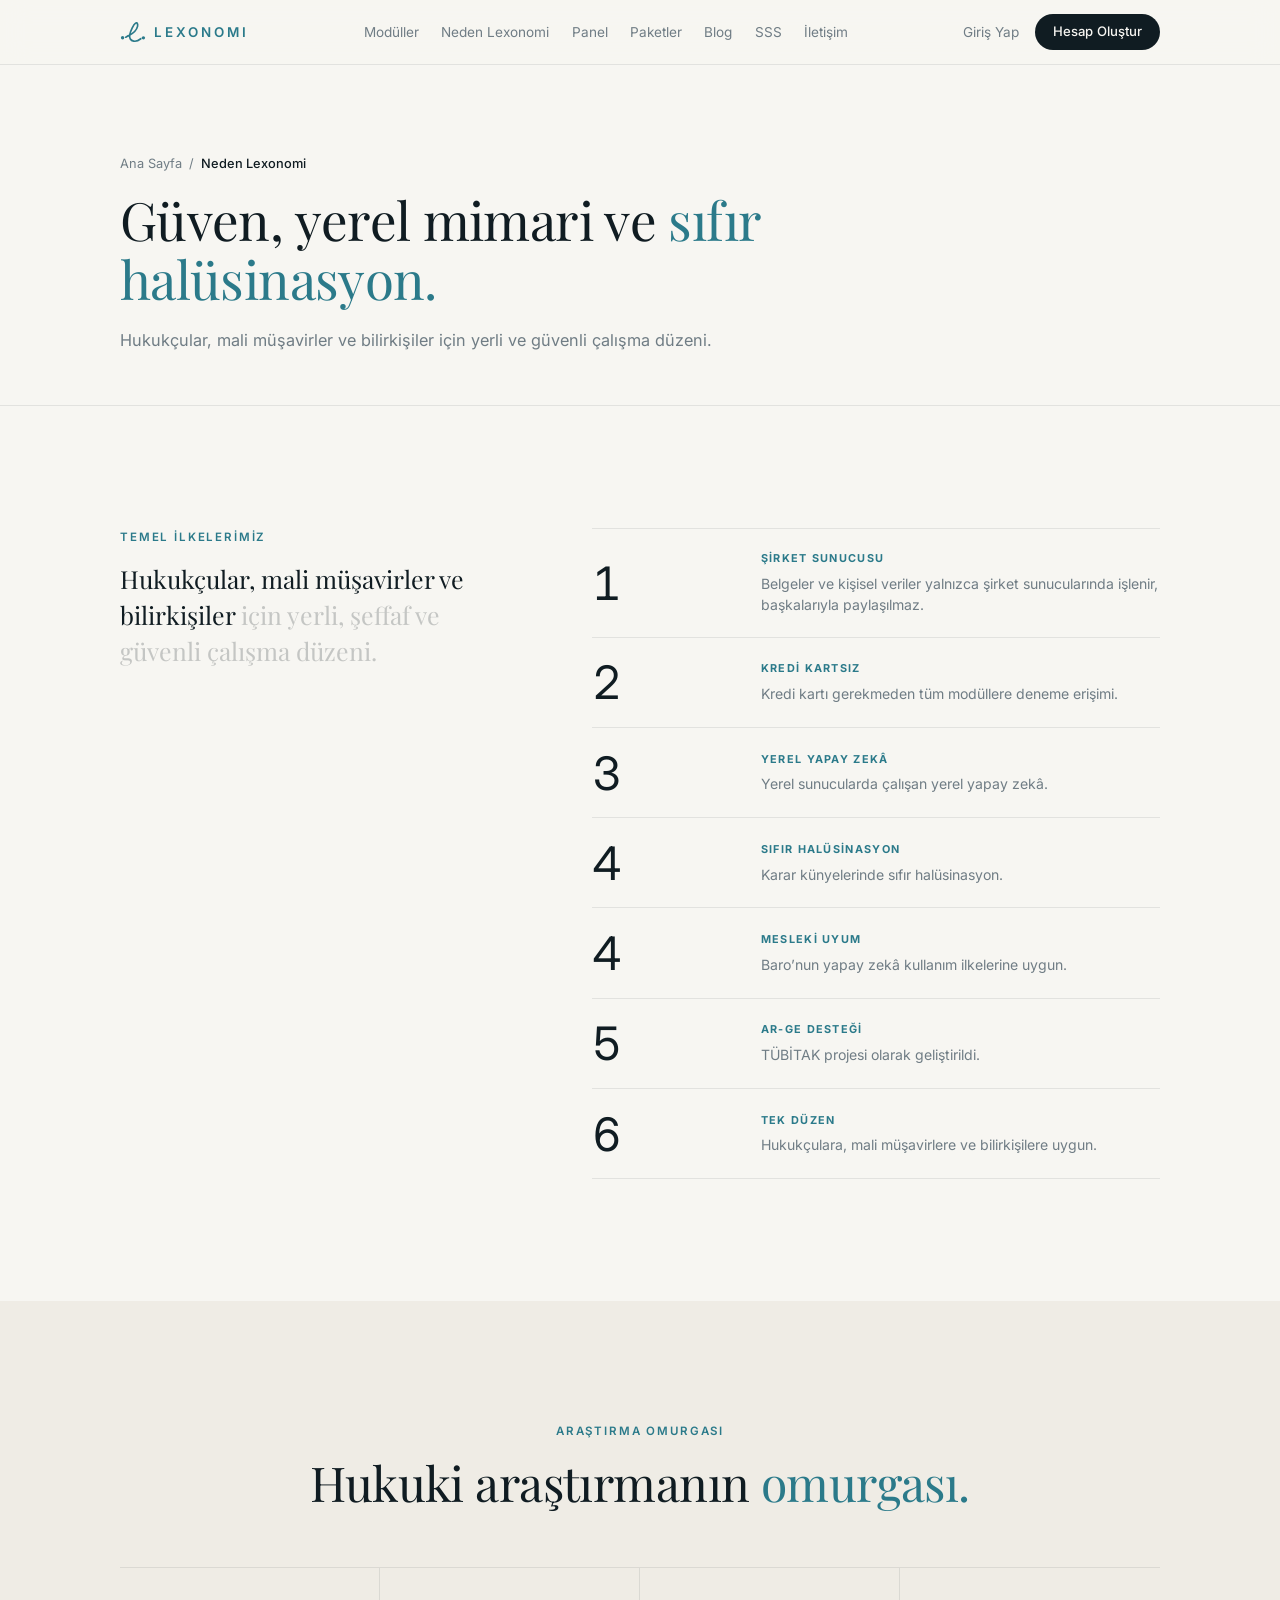
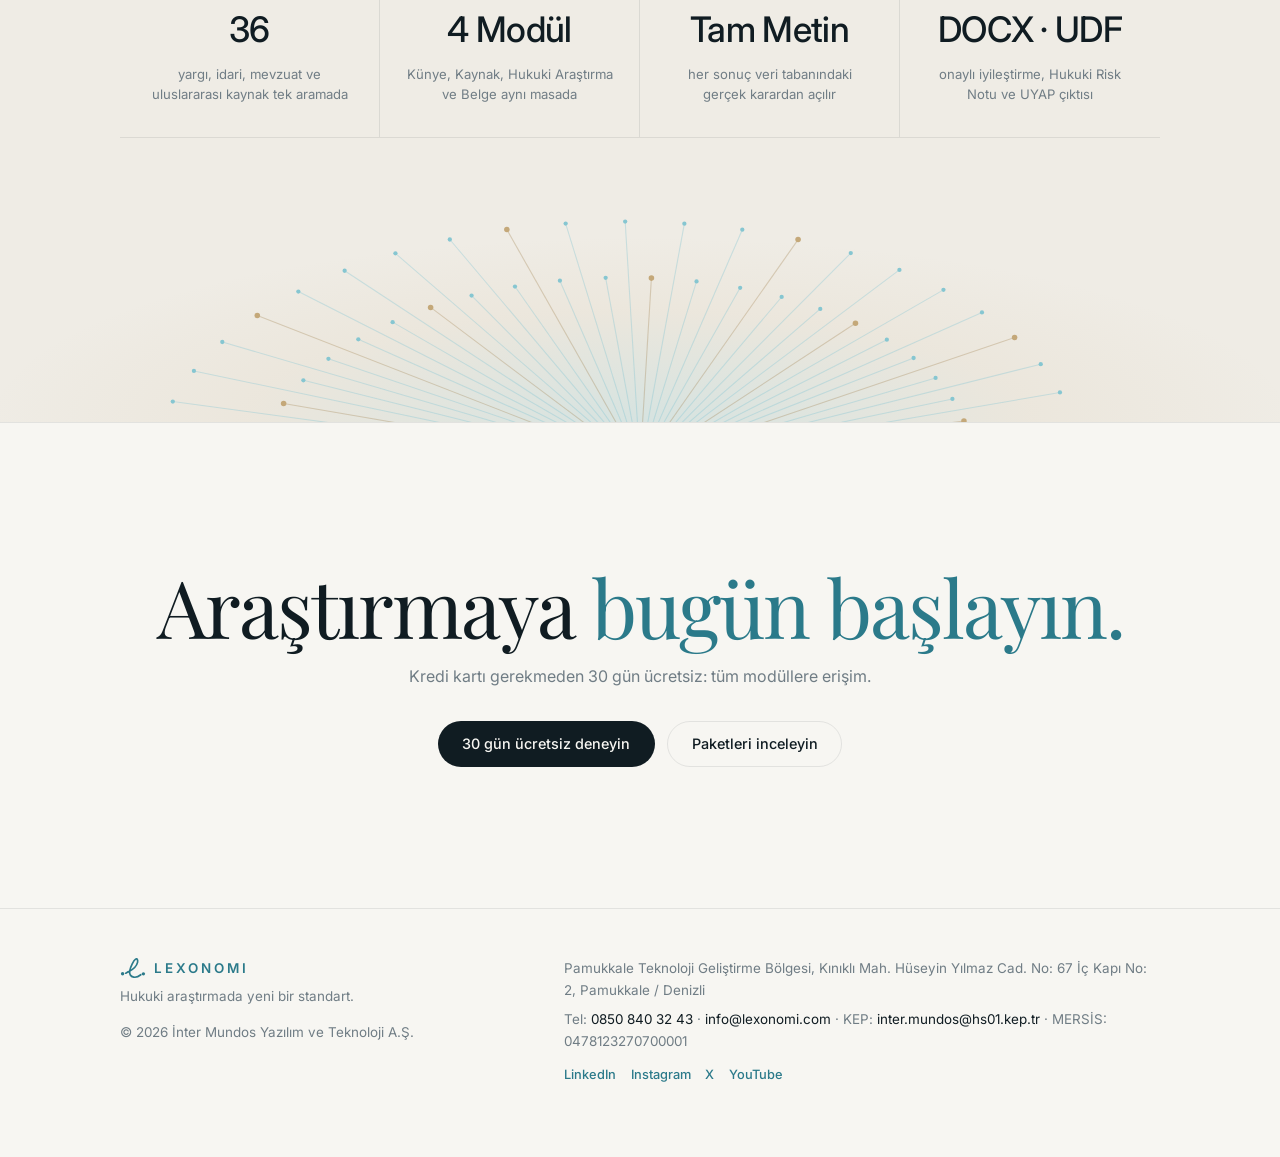
<file: neden/index.html>
<!DOCTYPE html>
<html lang="tr">
<head>
  <meta charset="utf-8" />
  <meta name="viewport" content="width=device-width, initial-scale=1, viewport-fit=cover" />
  <title>Neden Lexonomi? — Lexonomi</title>
  <meta name="description" content="Yerel sunucularda çalışan yapay zekâ, künyelerde sıfır halüsinasyon, Baro ilkelerine uyum, TÜBİTAK Ar-Ge ve kredi kartsız deneme." />
  <meta name="robots" content="index, follow" />
  <link rel="canonical" href="https://lexonomi.com/neden/" />
  <meta name="theme-color" content="#F7F6F2" media="(prefers-color-scheme: light)" />
  <meta name="theme-color" content="#0D1418" media="(prefers-color-scheme: dark)" />
  <meta property="og:type" content="website" />
  <meta property="og:title" content="Neden Lexonomi? — Lexonomi" />
  <meta property="og:description" content="Belgeleriniz yalnızca şirket sunucularında işlenir; yerel yapay zekâ ve sıfır halüsinasyonlu karar künyeleri." />
  <meta property="og:url" content="https://lexonomi.com/neden/" />
  <meta property="og:image" content="https://lexonomi.com/assets/opengraph-image.png" />
  <link rel="icon" href="../assets/favicon.ico" sizes="48x48" type="image/x-icon" />
  <link rel="icon" href="../assets/icon.svg" sizes="any" type="image/svg+xml" />
  <link rel="preconnect" href="https://fonts.googleapis.com" />
  <link rel="preconnect" href="https://fonts.gstatic.com" crossorigin />
  <link rel="stylesheet" href="https://fonts.googleapis.com/css2?family=Inter:wght@400;500;600;700&family=Playfair+Display:ital,wght@0,400;0,500;0,600;1,400&display=swap" />
  <link rel="stylesheet" href="../styles.css" />
</head>
<body>
  <header class="site-header" id="top">
    <div class="container header-inner">
      <a href="../index.html" class="brand" aria-label="Lexonomi Ana Sayfa">
        <svg class="brand-logo" viewBox="218 122 200 166" fill="none" aria-hidden="true">
          <circle cx="238" cy="249" r="13" fill="currentColor"></circle>
          <circle cx="398" cy="250" r="13" fill="currentColor"></circle>
          <path d="M262 245 C 270 241, 278 236, 285 233 C 320 216, 346 192, 353 162 C 357 143, 349 130, 338 137 C 322 148, 300 192, 293 226 C 288 252, 299 271, 323 275 C 342 279, 362 270, 378 257" stroke="currentColor" stroke-width="13" stroke-linecap="round"></path>
        </svg>
        <span class="brand-word">LEXONOMI</span>
      </a>
      <nav class="nav" aria-label="Ana menü">
        <a href="../moduller/index.html">Modüller</a>
        <a href="../neden/index.html" aria-current="page">Neden Lexonomi</a>
        <a href="../panel/index.html">Panel</a>
        <a href="../paketler/index.html">Paketler</a>
        <a href="../blog/index.html">Blog</a>
        <a href="../sss/index.html">SSS</a>
        <a href="../iletisim/index.html">İletişim</a>
      </nav>
      <div class="header-actions">
        <a href="https://app.lexonomi.com/" class="nav-login hide-sm" data-app-link="giris">Giriş Yap</a>
        <a href="https://app.lexonomi.com/" class="btn btn-primary btn-sm hide-sm" data-app-link="kayit">Hesap Oluştur</a>
        <button class="menu-btn" id="menuBtn" aria-label="Menü" aria-expanded="false" aria-controls="mobileMenu"><span></span><span></span></button>
      </div>
    </div>
    <div class="mobile-menu" id="mobileMenu" hidden>
      <nav>
        <a href="../moduller/index.html">Modüller</a>
        <a href="../neden/index.html">Neden Lexonomi</a>
        <a href="../panel/index.html">Hesap Paneli</a>
        <a href="../index.html#guvenlik">Gizlilik</a>
        <a href="../paketler/index.html">Paketler</a>
        <a href="../blog/index.html">Blog</a>
        <a href="../sss/index.html">SSS</a>
        <a href="../iletisim/index.html">İletişim</a>
      </nav>
      <div class="mobile-cta">
        <a href="https://app.lexonomi.com/" class="btn btn-ghost btn-block" data-app-link="giris">Giriş Yap</a>
        <a href="https://app.lexonomi.com/" class="btn btn-primary btn-block" data-app-link="kayit">Hesap Oluştur</a>
      </div>
    </div>
  </header>

  <main>
    <section class="page-hero">
      <div class="container">
        <nav class="breadcrumb" aria-label="İçerik yolu">
          <a href="../index.html">Ana Sayfa</a><span>/</span><span aria-current="page">Neden Lexonomi</span>
        </nav>
        <h1>Güven, yerel mimari ve <span class="tone">sıfır halüsinasyon.</span></h1>
        <p class="hero-lead">Hukukçular, mali müşavirler ve bilirkişiler için yerli ve güvenli çalışma düzeni.</p>
      </div>
    </section>

    <section class="section">
      <div class="container editorial-metrics">
        <div class="em-intro">
          <p class="eyebrow">Temel İlkelerimiz</p>
          <p class="em-statement">Hukukçular, mali müşavirler ve bilirkişiler için yerli, şeffaf ve güvenli çalışma düzeni.</p>
        </div>

        <div class="em-list em-list-reveal">
          <div class="em-row reveal">
            <strong>01</strong>
            <div class="em-detail">
              <span class="em-kicker">ŞİRKET SUNUCUSU</span>
              <p>Belgeler ve kişisel veriler yalnızca şirket sunucularında işlenir, başkalarıyla paylaşılmaz.</p>
            </div>
          </div>
          <div class="em-row reveal">
            <strong>02</strong>
            <div class="em-detail">
              <span class="em-kicker">KREDİ KARTSIZ</span>
              <p>Kredi kartı gerekmeden tüm modüllere deneme erişimi.</p>
            </div>
          </div>
          <div class="em-row reveal">
            <strong>03</strong>
            <div class="em-detail">
              <span class="em-kicker">YEREL YAPAY ZEKÂ</span>
              <p>Yerel sunucularda çalışan yerel yapay zekâ.</p>
            </div>
          </div>
          <div class="em-row reveal">
            <strong>04</strong>
            <div class="em-detail">
              <span class="em-kicker">SIFIR HALÜSİNASYON</span>
              <p>Karar künyelerinde sıfır halüsinasyon.</p>
            </div>
          </div>
          <div class="em-row reveal">
            <strong>05</strong>
            <div class="em-detail">
              <span class="em-kicker">MESLEKİ UYUM</span>
              <p>Baro’nun yapay zekâ kullanım ilkelerine uygun.</p>
            </div>
          </div>
          <div class="em-row reveal">
            <strong>06</strong>
            <div class="em-detail">
              <span class="em-kicker">AR-GE DESTEĞİ</span>
              <p>TÜBİTAK projesi olarak geliştirildi.</p>
            </div>
          </div>
          <div class="em-row reveal">
            <strong>07</strong>
            <div class="em-detail">
              <span class="em-kicker">TEK DÜZEN</span>
              <p>Hukukçulara, mali müşavirlere ve bilirkişilere uygun.</p>
            </div>
          </div>
        </div>
      </div>
    </section>

    <section class="section section-backbone">
      <div class="container">
        <header class="sec-head reveal">
          <p class="eyebrow">Araştırma Omurgası</p>
          <h2>Hukuki araştırmanın <span class="tone">omurgası.</span></h2>
        </header>

        <div class="backbone-strip reveal">
          <div class="bb-cell">
            <strong>36</strong>
            <p>yargı, idari, mevzuat ve uluslararası kaynak tek aramada</p>
          </div>
          <div class="bb-cell">
            <strong>4 Modül</strong>
            <p>Künye, Kaynak, Hukuki Araştırma ve Belge aynı masada</p>
          </div>
          <div class="bb-cell">
            <strong>Tam Metin</strong>
            <p>her sonuç veri tabanındaki gerçek karardan açılır</p>
          </div>
          <div class="bb-cell">
            <strong>DOCX · UDF</strong>
            <p>onaylı iyileştirme, Hukuki Risk Notu ve UYAP çıktısı</p>
          </div>
        </div>
      </div>

      <div class="backbone-horizon" aria-hidden="true">
        <svg id="backboneSvg" viewBox="0 0 1200 280" fill="none" preserveAspectRatio="xMidYMax slice"></svg>
      </div>
    </section>

    <section class="closing" aria-label="Başlayın">
      <div class="container closing-inner reveal">
        <h2>Araştırmaya <span class="tone">bugün başlayın.</span></h2>
        <p>Kredi kartı gerekmeden 30 gün ücretsiz: tüm modüllere erişim.</p>
        <div class="closing-cta">
          <a href="https://app.lexonomi.com/" class="btn btn-primary" data-app-link="kayit">30 gün ücretsiz deneyin</a>
          <a href="../paketler/index.html" class="btn btn-ghost">Paketleri inceleyin</a>
        </div>
      </div>
    </section>
  </main>

  <footer class="site-footer" id="iletisim">
    <div class="container footer-grid">
      <div>
        <a href="../index.html" class="brand">
          <svg class="brand-logo" viewBox="218 122 200 166" fill="none" aria-hidden="true">
            <circle cx="238" cy="249" r="13" fill="currentColor"></circle>
            <circle cx="398" cy="250" r="13" fill="currentColor"></circle>
            <path d="M262 245 C 270 241, 278 236, 285 233 C 320 216, 346 192, 353 162 C 357 143, 349 130, 338 137 C 322 148, 300 192, 293 226 C 288 252, 299 271, 323 275 C 342 279, 362 270, 378 257" stroke="currentColor" stroke-width="13" stroke-linecap="round"></path>
          </svg>
          <span class="brand-word">LEXONOMI</span>
        </a>
        <p class="muted">Hukuki araştırmada yeni bir standart.</p>
        <p class="muted">© <span id="year"></span> İnter Mundos Yazılım ve Teknoloji A.Ş.</p>
      </div>
      <address class="footer-contact">
        <p>Pamukkale Teknoloji Geliştirme Bölgesi, Kınıklı Mah. Hüseyin Yılmaz Cad. No: 67 İç Kapı No: 2, Pamukkale / Denizli</p>
        <p>Tel: <a href="tel:+908508403243">0850 840 32 43</a> · <a href="mailto:info@lexonomi.com">info@lexonomi.com</a> · KEP: <a href="mailto:inter.mundos@hs01.kep.tr">inter.mundos@hs01.kep.tr</a> · MERSİS: 0478123270700001</p>
        <div class="footer-social">
          <a href="https://www.linkedin.com/company/lexonomi/" target="_blank" rel="noopener noreferrer" data-social="linkedin">LinkedIn</a>
          <a href="https://www.instagram.com/lexonomi/" target="_blank" rel="noopener noreferrer" data-social="instagram">Instagram</a>
          <a href="https://x.com/lexonomi" target="_blank" rel="noopener noreferrer" data-social="x">X</a>
          <a href="https://www.youtube.com/@lexonomi" target="_blank" rel="noopener noreferrer" data-social="youtube">YouTube</a>
        </div>
      </address>
    </div>
  </footer>
  <div class="toast" id="toast" role="status" aria-live="polite" hidden></div>
  <script src="../hero-media.js" defer></script>
  <script src="../app.js" defer></script>
</body>
</html>
</file>
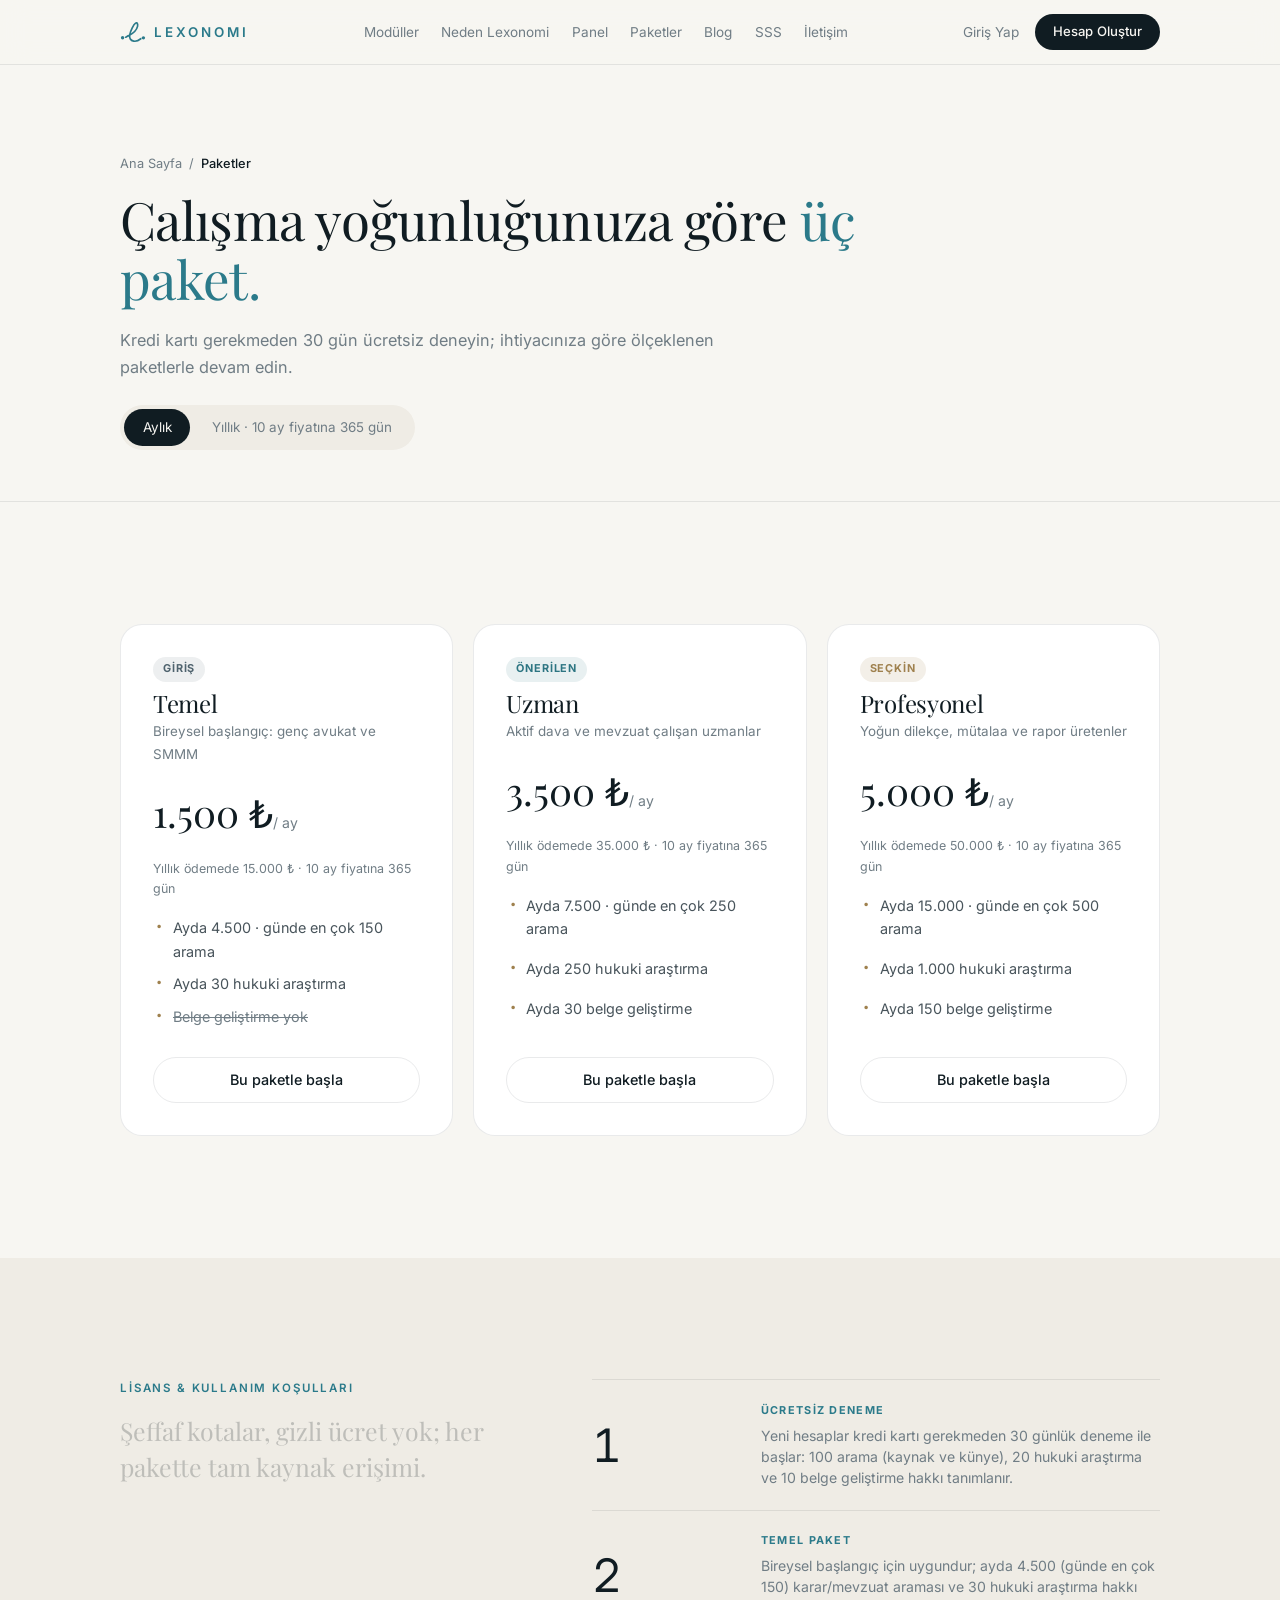
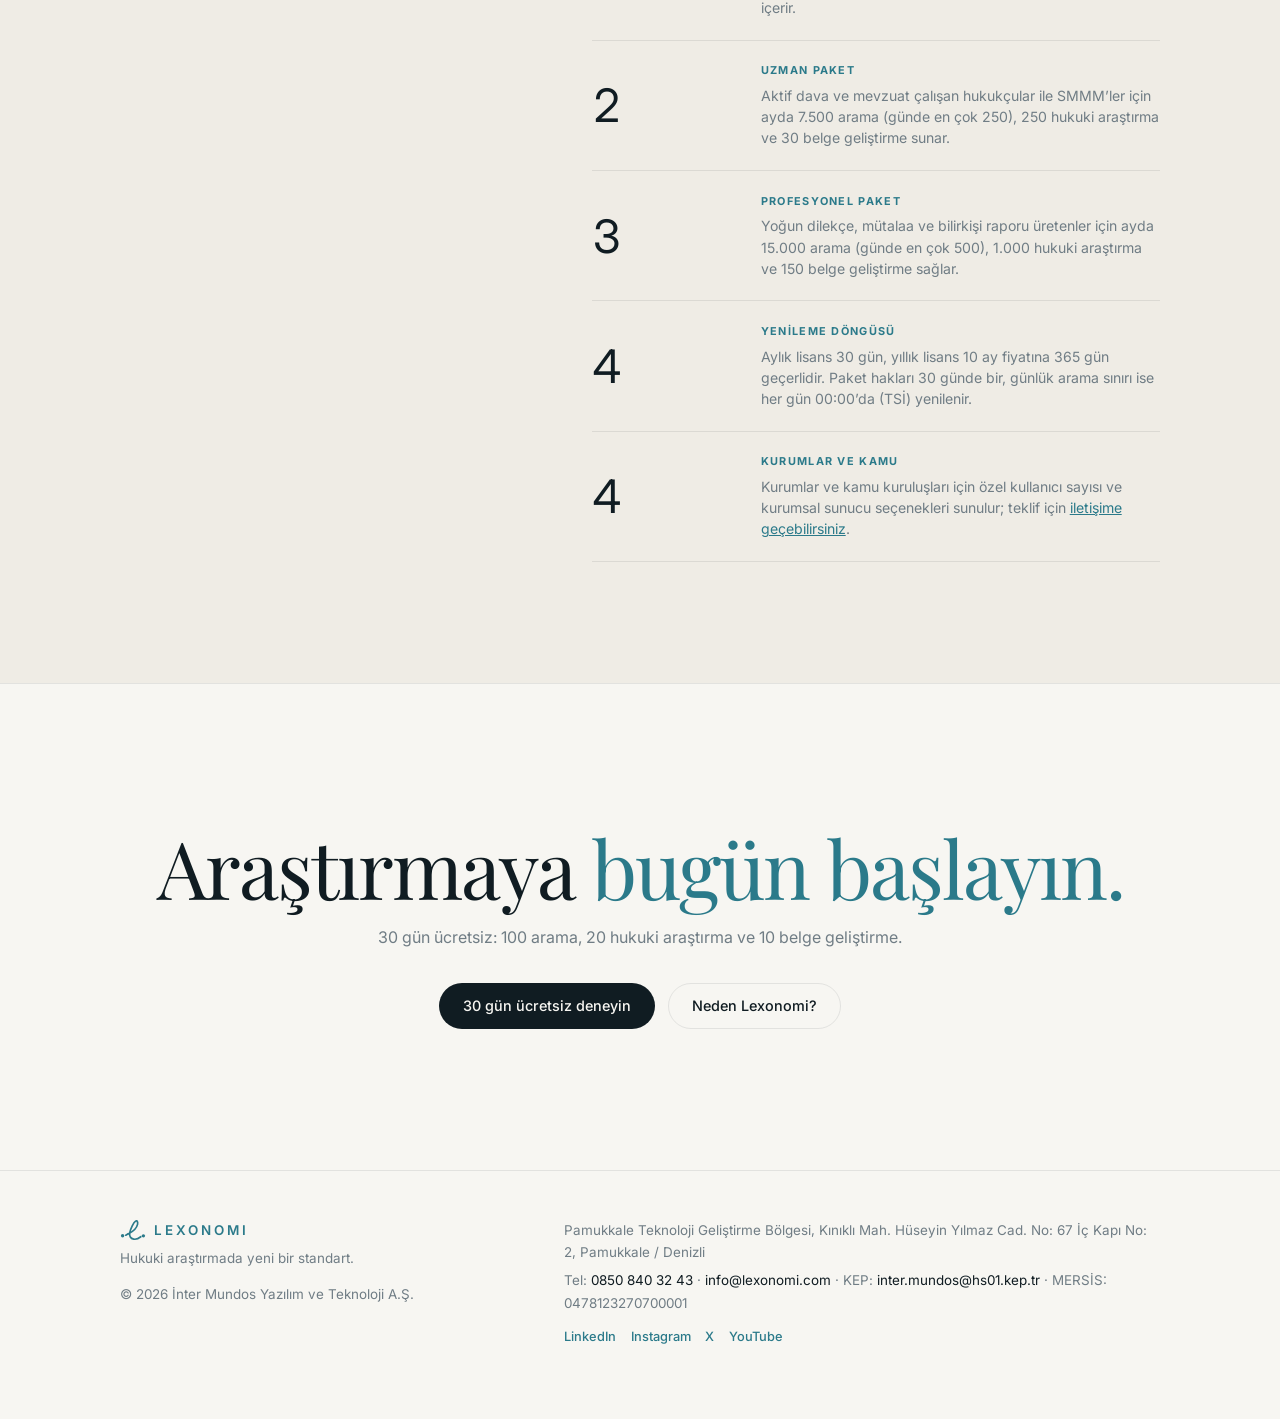
<file: paketler/index.html>
<!DOCTYPE html>
<html lang="tr">
<head>
  <meta charset="utf-8" />
  <meta name="viewport" content="width=device-width, initial-scale=1, viewport-fit=cover" />
  <title>Paketler — Lexonomi</title>
  <meta name="description" content="Temel, Uzman ve Profesyonel paketler; aylık ve yıllık lisans seçenekleri, günlük arama sınırları ve 30 günlük ücretsiz deneme." />
  <meta name="robots" content="index, follow" />
  <link rel="canonical" href="https://lexonomi.com/paketler/" />
  <meta name="theme-color" content="#F7F6F2" media="(prefers-color-scheme: light)" />
  <meta name="theme-color" content="#0D1418" media="(prefers-color-scheme: dark)" />
  <meta property="og:type" content="website" />
  <meta property="og:title" content="Paketler — Lexonomi" />
  <meta property="og:description" content="Çalışma yoğunluğunuza göre üç paket ve 30 gün ücretsiz deneme." />
  <meta property="og:url" content="https://lexonomi.com/paketler/" />
  <meta property="og:image" content="https://lexonomi.com/assets/opengraph-image.png" />
  <link rel="icon" href="../assets/favicon.ico" sizes="48x48" type="image/x-icon" />
  <link rel="icon" href="../assets/icon.svg" sizes="any" type="image/svg+xml" />
  <link rel="preconnect" href="https://fonts.googleapis.com" />
  <link rel="preconnect" href="https://fonts.gstatic.com" crossorigin />
  <link rel="stylesheet" href="https://fonts.googleapis.com/css2?family=Inter:wght@400;500;600;700&family=Playfair+Display:ital,wght@0,400;0,500;0,600;1,400&display=swap" />
  <link rel="stylesheet" href="../styles.css" />
</head>
<body>
  <header class="site-header" id="top">
    <div class="container header-inner">
      <a href="../index.html" class="brand" aria-label="Lexonomi Ana Sayfa">
        <svg class="brand-logo" viewBox="218 122 200 166" fill="none" aria-hidden="true">
          <circle cx="238" cy="249" r="13" fill="currentColor"></circle>
          <circle cx="398" cy="250" r="13" fill="currentColor"></circle>
          <path d="M262 245 C 270 241, 278 236, 285 233 C 320 216, 346 192, 353 162 C 357 143, 349 130, 338 137 C 322 148, 300 192, 293 226 C 288 252, 299 271, 323 275 C 342 279, 362 270, 378 257" stroke="currentColor" stroke-width="13" stroke-linecap="round"></path>
        </svg>
        <span class="brand-word">LEXONOMI</span>
      </a>
      <nav class="nav" aria-label="Ana menü">
        <a href="../moduller/index.html">Modüller</a>
        <a href="../neden/index.html">Neden Lexonomi</a>
        <a href="../panel/index.html">Panel</a>
        <a href="../paketler/index.html" aria-current="page">Paketler</a>
        <a href="../blog/index.html">Blog</a>
        <a href="../sss/index.html">SSS</a>
        <a href="../iletisim/index.html">İletişim</a>
      </nav>
      <div class="header-actions">
        <a href="https://app.lexonomi.com/" class="nav-login hide-sm" data-app-link="giris">Giriş Yap</a>
        <a href="https://app.lexonomi.com/" class="btn btn-primary btn-sm hide-sm" data-app-link="kayit">Hesap Oluştur</a>
        <button class="menu-btn" id="menuBtn" aria-label="Menü" aria-expanded="false" aria-controls="mobileMenu"><span></span><span></span></button>
      </div>
    </div>
    <div class="mobile-menu" id="mobileMenu" hidden>
      <nav>
        <a href="../moduller/index.html">Modüller</a>
        <a href="../neden/index.html">Neden Lexonomi</a>
        <a href="../panel/index.html">Hesap Paneli</a>
        <a href="../index.html#guvenlik">Gizlilik</a>
        <a href="../paketler/index.html">Paketler</a>
        <a href="../blog/index.html">Blog</a>
        <a href="../sss/index.html">SSS</a>
        <a href="../iletisim/index.html">İletişim</a>
      </nav>
      <div class="mobile-cta">
        <a href="https://app.lexonomi.com/" class="btn btn-ghost btn-block" data-app-link="giris">Giriş Yap</a>
        <a href="https://app.lexonomi.com/" class="btn btn-primary btn-block" data-app-link="kayit">Hesap Oluştur</a>
      </div>
    </div>
  </header>

  <main>
    <section class="page-hero">
      <div class="container">
        <nav class="breadcrumb" aria-label="İçerik yolu">
          <a href="../index.html">Ana Sayfa</a><span>/</span><span aria-current="page">Paketler</span>
        </nav>
        <h1>Çalışma yoğunluğunuza göre <span class="tone">üç paket.</span></h1>
        <p class="hero-lead">Kredi kartı gerekmeden 30 gün ücretsiz deneyin; ihtiyacınıza göre ölçeklenen paketlerle devam edin.</p>
        <div class="billing" role="group" aria-label="Ödeme dönemi" style="margin-top:1.5rem;">
          <button type="button" class="is-on" data-billing="monthly" aria-pressed="true">Aylık</button>
          <button type="button" data-billing="yearly" aria-pressed="false">Yıllık · 10 ay fiyatına 365 gün</button>
        </div>
      </div>
    </section>

    <section class="section">
      <div class="container">
        <div class="plans reveal">
          <article class="plan plan-temel" data-tier="temel">
            <span class="tier-badge">Giriş</span>
            <h3>Temel</h3>
            <p class="plan-aud">Bireysel başlangıç: genç avukat ve SMMM</p>
            <p class="price"><span data-m="1.500" data-y="15.000">1.500</span> ₺<small data-m="/ ay" data-y="/ yıl">/ ay</small></p>
            <p class="plan-yearly">Yıllık ödemede 15.000 ₺ · 10 ay fiyatına 365 gün</p>
            <ul class="clean-list">
              <li>Ayda 4.500 · günde en çok 150 arama</li>
              <li>Ayda 30 hukuki araştırma</li>
              <li class="is-off">Belge geliştirme yok</li>
            </ul>
            <a href="https://app.lexonomi.com/" class="btn btn-tier btn-block" data-app-link="kayit" data-select-plan="temel">Bu paketle başla</a>
          </article>

          <article class="plan plan-uzman plan-featured" data-tier="uzman">
            <span class="tier-badge">Önerilen</span>
            <h3>Uzman</h3>
            <p class="plan-aud">Aktif dava ve mevzuat çalışan uzmanlar</p>
            <p class="price"><span data-m="3.500" data-y="35.000">3.500</span> ₺<small data-m="/ ay" data-y="/ yıl">/ ay</small></p>
            <p class="plan-yearly">Yıllık ödemede 35.000 ₺ · 10 ay fiyatına 365 gün</p>
            <ul class="clean-list">
              <li>Ayda 7.500 · günde en çok 250 arama</li>
              <li>Ayda 250 hukuki araştırma</li>
              <li>Ayda 30 belge geliştirme</li>
            </ul>
            <a href="https://app.lexonomi.com/" class="btn btn-tier btn-block" data-app-link="kayit" data-select-plan="uzman">Bu paketle başla</a>
          </article>

          <article class="plan plan-pro" data-tier="pro">
            <span class="tier-badge">Seçkin</span>
            <h3>Profesyonel</h3>
            <p class="plan-aud">Yoğun dilekçe, mütalaa ve rapor üretenler</p>
            <p class="price"><span data-m="5.000" data-y="50.000">5.000</span> ₺<small data-m="/ ay" data-y="/ yıl">/ ay</small></p>
            <p class="plan-yearly">Yıllık ödemede 50.000 ₺ · 10 ay fiyatına 365 gün</p>
            <ul class="clean-list">
              <li>Ayda 15.000 · günde en çok 500 arama</li>
              <li>Ayda 1.000 hukuki araştırma</li>
              <li>Ayda 150 belge geliştirme</li>
            </ul>
            <a href="https://app.lexonomi.com/" class="btn btn-tier btn-block" data-app-link="kayit" data-select-plan="pro">Bu paketle başla</a>
          </article>
        </div>
      </div>
    </section>

    <section class="section section-soft">
      <div class="container editorial-metrics">
        <div class="em-intro">
          <p class="eyebrow">Lisans &amp; Kullanım Koşulları</p>
          <p class="em-statement">Şeffaf kotalar, gizli ücret yok; her pakette tam kaynak erişimi.</p>
        </div>

        <div class="em-list em-list-reveal">
          <div class="em-row reveal">
            <strong>01</strong>
            <div class="em-detail">
              <span class="em-kicker">ÜCRETSİZ DENEME</span>
              <p>Yeni hesaplar kredi kartı gerekmeden 30 günlük deneme ile başlar: 100 arama (kaynak ve künye), 20 hukuki araştırma ve 10 belge geliştirme hakkı tanımlanır.</p>
            </div>
          </div>
          <div class="em-row reveal">
            <strong>02</strong>
            <div class="em-detail">
              <span class="em-kicker">TEMEL PAKET</span>
              <p>Bireysel başlangıç için uygundur; ayda 4.500 (günde en çok 150) karar/mevzuat araması ve 30 hukuki araştırma hakkı içerir.</p>
            </div>
          </div>
          <div class="em-row reveal">
            <strong>03</strong>
            <div class="em-detail">
              <span class="em-kicker">UZMAN PAKET</span>
              <p>Aktif dava ve mevzuat çalışan hukukçular ile SMMM’ler için ayda 7.500 arama (günde en çok 250), 250 hukuki araştırma ve 30 belge geliştirme sunar.</p>
            </div>
          </div>
          <div class="em-row reveal">
            <strong>04</strong>
            <div class="em-detail">
              <span class="em-kicker">PROFESYONEL PAKET</span>
              <p>Yoğun dilekçe, mütalaa ve bilirkişi raporu üretenler için ayda 15.000 arama (günde en çok 500), 1.000 hukuki araştırma ve 150 belge geliştirme sağlar.</p>
            </div>
          </div>
          <div class="em-row reveal">
            <strong>05</strong>
            <div class="em-detail">
              <span class="em-kicker">YENİLEME DÖNGÜSÜ</span>
              <p>Aylık lisans 30 gün, yıllık lisans 10 ay fiyatına 365 gün geçerlidir. Paket hakları 30 günde bir, günlük arama sınırı ise her gün 00:00’da (TSİ) yenilenir.</p>
            </div>
          </div>
          <div class="em-row reveal">
            <strong>06</strong>
            <div class="em-detail">
              <span class="em-kicker">KURUMLAR VE KAMU</span>
              <p>Kurumlar ve kamu kuruluşları için özel kullanıcı sayısı ve kurumsal sunucu seçenekleri sunulur; teklif için <a href="../iletisim/index.html" style="color:var(--teal);text-decoration:underline;">iletişime geçebilirsiniz</a>.</p>
            </div>
          </div>
        </div>
      </div>
    </section>

    <section class="closing" aria-label="Başlayın">
      <div class="container closing-inner reveal">
        <h2>Araştırmaya <span class="tone">bugün başlayın.</span></h2>
        <p>30 gün ücretsiz: 100 arama, 20 hukuki araştırma ve 10 belge geliştirme.</p>
        <div class="closing-cta">
          <a href="https://app.lexonomi.com/" class="btn btn-primary" data-app-link="kayit">30 gün ücretsiz deneyin</a>
          <a href="../neden/index.html" class="btn btn-ghost">Neden Lexonomi?</a>
        </div>
      </div>
    </section>
  </main>

  <footer class="site-footer" id="iletisim">
    <div class="container footer-grid">
      <div>
        <a href="../index.html" class="brand">
          <svg class="brand-logo" viewBox="218 122 200 166" fill="none" aria-hidden="true">
            <circle cx="238" cy="249" r="13" fill="currentColor"></circle>
            <circle cx="398" cy="250" r="13" fill="currentColor"></circle>
            <path d="M262 245 C 270 241, 278 236, 285 233 C 320 216, 346 192, 353 162 C 357 143, 349 130, 338 137 C 322 148, 300 192, 293 226 C 288 252, 299 271, 323 275 C 342 279, 362 270, 378 257" stroke="currentColor" stroke-width="13" stroke-linecap="round"></path>
          </svg>
          <span class="brand-word">LEXONOMI</span>
        </a>
        <p class="muted">Hukuki araştırmada yeni bir standart.</p>
        <p class="muted">© <span id="year"></span> İnter Mundos Yazılım ve Teknoloji A.Ş.</p>
      </div>
      <address class="footer-contact">
        <p>Pamukkale Teknoloji Geliştirme Bölgesi, Kınıklı Mah. Hüseyin Yılmaz Cad. No: 67 İç Kapı No: 2, Pamukkale / Denizli</p>
        <p>Tel: <a href="tel:+908508403243">0850 840 32 43</a> · <a href="mailto:info@lexonomi.com">info@lexonomi.com</a> · KEP: <a href="mailto:inter.mundos@hs01.kep.tr">inter.mundos@hs01.kep.tr</a> · MERSİS: 0478123270700001</p>
        <div class="footer-social">
          <a href="https://www.linkedin.com/company/lexonomi/" target="_blank" rel="noopener noreferrer" data-social="linkedin">LinkedIn</a>
          <a href="https://www.instagram.com/lexonomi/" target="_blank" rel="noopener noreferrer" data-social="instagram">Instagram</a>
          <a href="https://x.com/lexonomi" target="_blank" rel="noopener noreferrer" data-social="x">X</a>
          <a href="https://www.youtube.com/@lexonomi" target="_blank" rel="noopener noreferrer" data-social="youtube">YouTube</a>
        </div>
      </address>
    </div>
  </footer>
  <div class="toast" id="toast" role="status" aria-live="polite" hidden></div>
  <script src="../hero-media.js" defer></script>
  <script src="../app.js" defer></script>
</body>
</html>
</file>
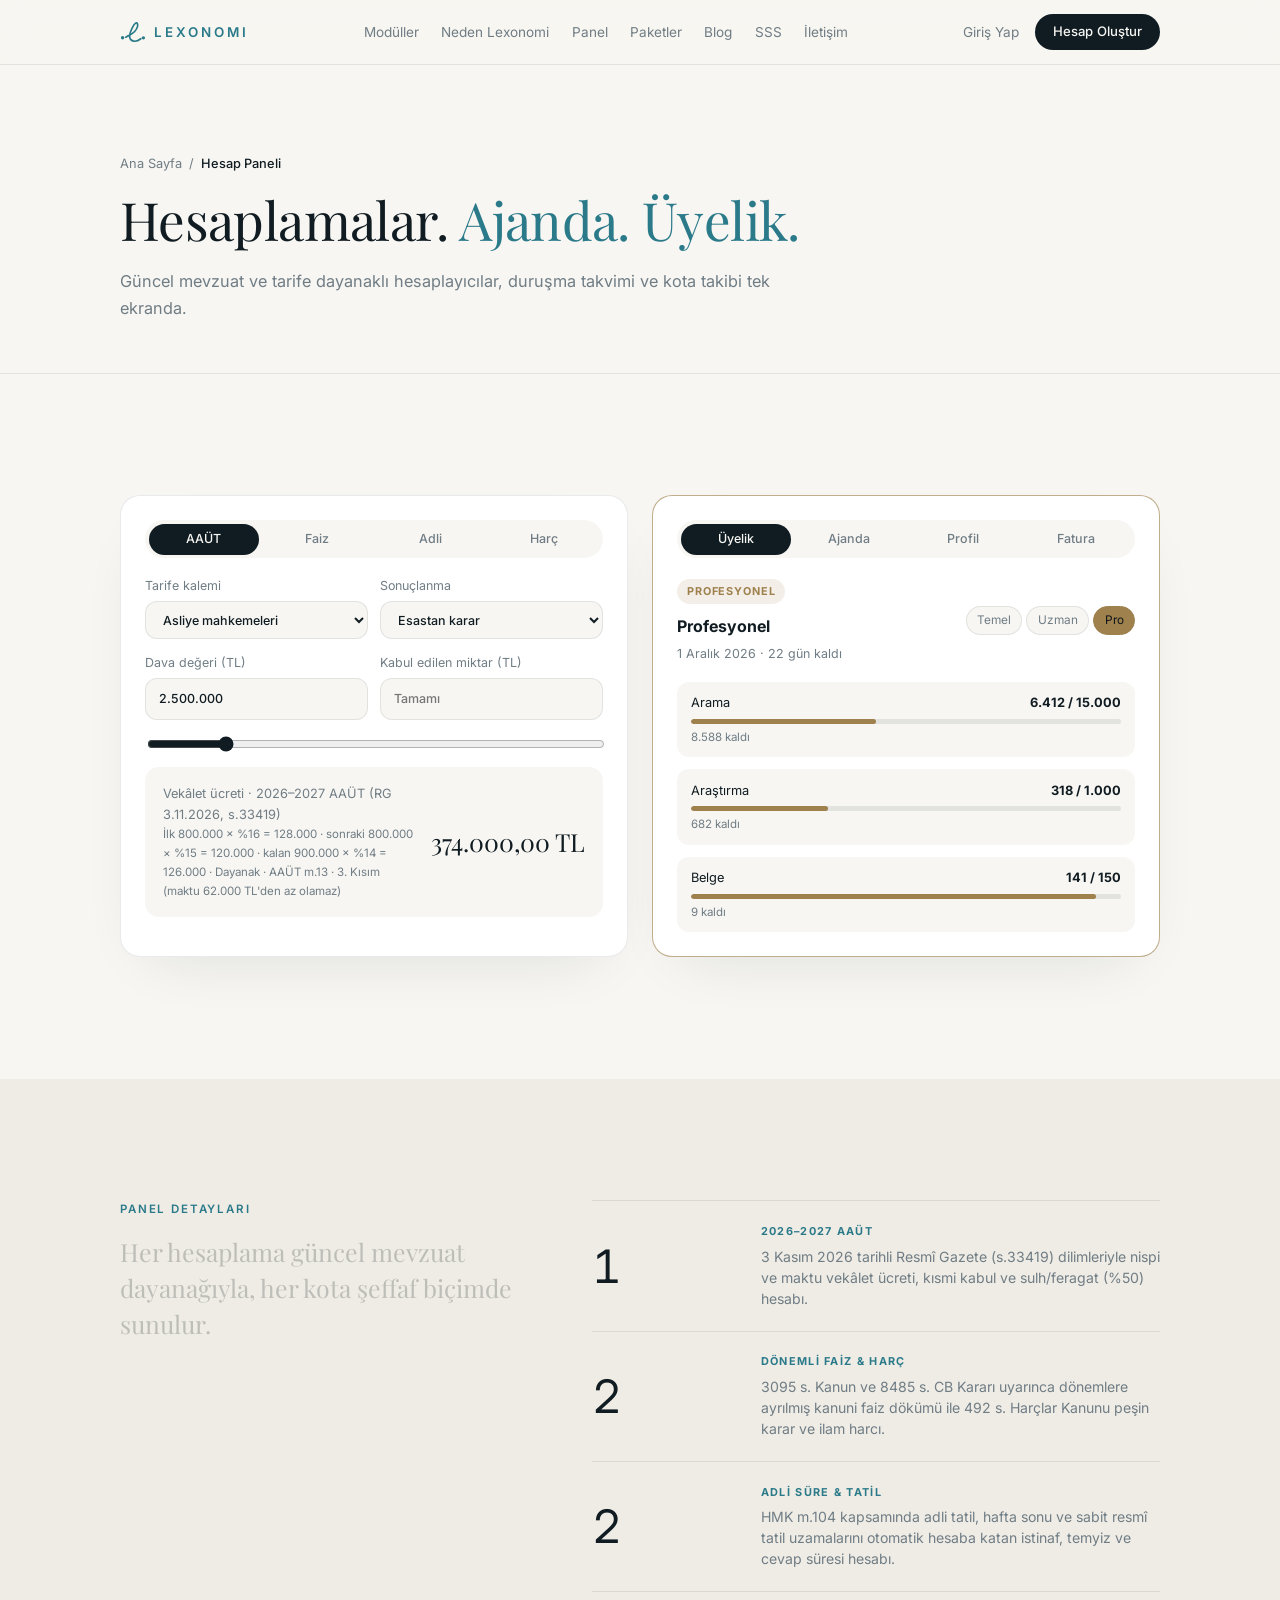
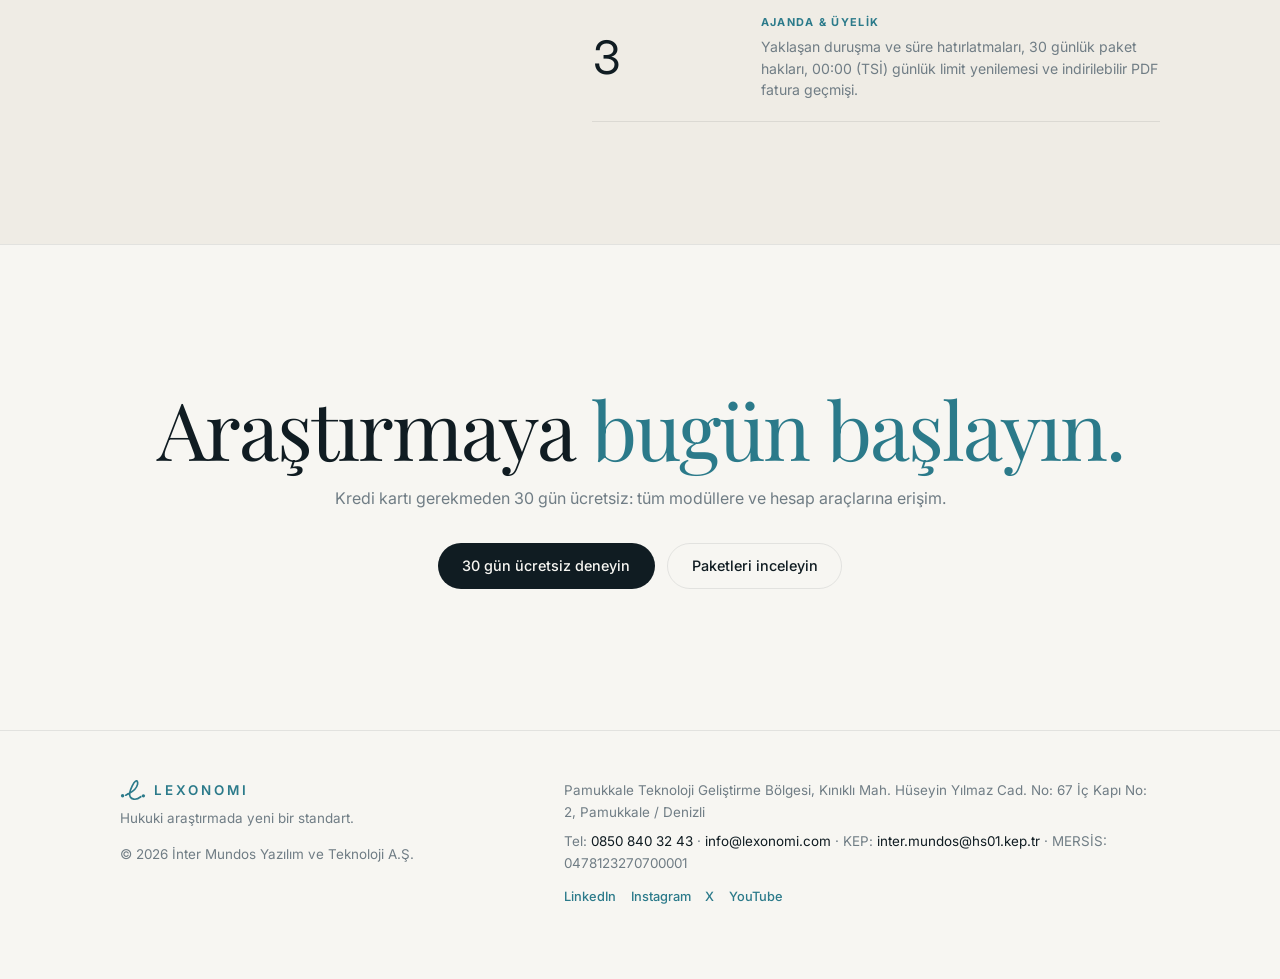
<file: panel/index.html>
<!DOCTYPE html>
<html lang="tr">
<head>
  <meta charset="utf-8" />
  <meta name="viewport" content="width=device-width, initial-scale=1, viewport-fit=cover" />
  <title>Hesap Paneli — Lexonomi</title>
  <meta name="description" content="2026–2027 AAÜT vekâlet ücreti, kanuni faiz, HMK adli süre ve harç hesaplayıcıları; ajanda ve üyelik takibi tek panelde." />
  <meta name="robots" content="index, follow" />
  <link rel="canonical" href="https://lexonomi.com/panel/" />
  <meta name="theme-color" content="#F7F6F2" media="(prefers-color-scheme: light)" />
  <meta name="theme-color" content="#0D1418" media="(prefers-color-scheme: dark)" />
  <meta property="og:type" content="website" />
  <meta property="og:title" content="Hesap Paneli — Lexonomi" />
  <meta property="og:description" content="AAÜT, faiz, adli süre ve harç hesaplayıcıları ile ajanda ve üyelik yönetimi." />
  <meta property="og:url" content="https://lexonomi.com/panel/" />
  <meta property="og:image" content="https://lexonomi.com/assets/opengraph-image.png" />
  <link rel="icon" href="../assets/favicon.ico" sizes="48x48" type="image/x-icon" />
  <link rel="icon" href="../assets/icon.svg" sizes="any" type="image/svg+xml" />
  <link rel="preconnect" href="https://fonts.googleapis.com" />
  <link rel="preconnect" href="https://fonts.gstatic.com" crossorigin />
  <link rel="stylesheet" href="https://fonts.googleapis.com/css2?family=Inter:wght@400;500;600;700&family=Playfair+Display:ital,wght@0,400;0,500;0,600;1,400&display=swap" />
  <link rel="stylesheet" href="../styles.css" />
</head>
<body>
  <header class="site-header" id="top">
    <div class="container header-inner">
      <a href="../index.html" class="brand" aria-label="Lexonomi Ana Sayfa">
        <svg class="brand-logo" viewBox="218 122 200 166" fill="none" aria-hidden="true">
          <circle cx="238" cy="249" r="13" fill="currentColor"></circle>
          <circle cx="398" cy="250" r="13" fill="currentColor"></circle>
          <path d="M262 245 C 270 241, 278 236, 285 233 C 320 216, 346 192, 353 162 C 357 143, 349 130, 338 137 C 322 148, 300 192, 293 226 C 288 252, 299 271, 323 275 C 342 279, 362 270, 378 257" stroke="currentColor" stroke-width="13" stroke-linecap="round"></path>
        </svg>
        <span class="brand-word">LEXONOMI</span>
      </a>
      <nav class="nav" aria-label="Ana menü">
        <a href="../moduller/index.html">Modüller</a>
        <a href="../neden/index.html">Neden Lexonomi</a>
        <a href="../panel/index.html" aria-current="page">Panel</a>
        <a href="../paketler/index.html">Paketler</a>
        <a href="../blog/index.html">Blog</a>
        <a href="../sss/index.html">SSS</a>
        <a href="../iletisim/index.html">İletişim</a>
      </nav>
      <div class="header-actions">
        <a href="https://app.lexonomi.com/" class="nav-login hide-sm" data-app-link="giris">Giriş Yap</a>
        <a href="https://app.lexonomi.com/" class="btn btn-primary btn-sm hide-sm" data-app-link="kayit">Hesap Oluştur</a>
        <button class="menu-btn" id="menuBtn" aria-label="Menü" aria-expanded="false" aria-controls="mobileMenu"><span></span><span></span></button>
      </div>
    </div>
    <div class="mobile-menu" id="mobileMenu" hidden>
      <nav>
        <a href="../moduller/index.html">Modüller</a>
        <a href="../neden/index.html">Neden Lexonomi</a>
        <a href="../panel/index.html">Hesap Paneli</a>
        <a href="../index.html#guvenlik">Gizlilik</a>
        <a href="../paketler/index.html">Paketler</a>
        <a href="../blog/index.html">Blog</a>
        <a href="../sss/index.html">SSS</a>
        <a href="../iletisim/index.html">İletişim</a>
      </nav>
      <div class="mobile-cta">
        <a href="https://app.lexonomi.com/" class="btn btn-ghost btn-block" data-app-link="giris">Giriş Yap</a>
        <a href="https://app.lexonomi.com/" class="btn btn-primary btn-block" data-app-link="kayit">Hesap Oluştur</a>
      </div>
    </div>
  </header>

  <main>
    <section class="page-hero">
      <div class="container">
        <nav class="breadcrumb" aria-label="İçerik yolu">
          <a href="../index.html">Ana Sayfa</a><span>/</span><span aria-current="page">Hesap Paneli</span>
        </nav>
        <h1>Hesaplamalar. <span class="tone">Ajanda. Üyelik.</span></h1>
        <p class="hero-lead">Güncel mevzuat ve tarife dayanaklı hesaplayıcılar, duruşma takvimi ve kota takibi tek ekranda.</p>
      </div>
    </section>

    <section class="section">
      <div class="container">
        <div class="panel-grid reveal">
          <!-- SOL: HESAPLAYICILAR -->
          <div class="panel-box">
            <div class="mini-seg mini-seg-4" role="tablist" aria-label="Hesaplayıcılar">
              <button type="button" role="tab" aria-selected="true" data-calc="aaut" class="is-on">AAÜT</button>
              <button type="button" role="tab" aria-selected="false" data-calc="faiz">Faiz</button>
              <button type="button" role="tab" aria-selected="false" data-calc="sure">Adli</button>
              <button type="button" role="tab" aria-selected="false" data-calc="harc">Harç</button>
            </div>

            <div class="calc-pane" data-pane="aaut">
              <div class="two-col">
                <label class="field">Tarife kalemi
                  <select id="aautTarife">
                    <option value="62000" selected>Asliye mahkemeleri</option>
                  </select>
                </label>
                <label class="field">Sonuçlanma
                  <select id="aautSonuc">
                    <option value="1" selected>Esastan karar</option>
                    <option value="0.5">Sulh / feragat (%50)</option>
                    <option value="maktu">Görevsizlik (maktu)</option>
                  </select>
                </label>
              </div>
              <div class="two-col">
                <label class="field">Dava değeri (TL)
                  <input id="aautInput" inputmode="numeric" value="2.500.000" autocomplete="off" />
                </label>
                <label class="field">Kabul edilen miktar (TL)
                  <input id="aautKabul" inputmode="numeric" placeholder="Tamamı" autocomplete="off" />
                </label>
              </div>
              <input type="range" id="aautRange" min="100000" max="15000000" step="50000" value="2500000" aria-label="Dava değeri" />
              <div class="calc-out">
                <div><span>Vekâlet ücreti · 2026–2027 AAÜT (RG 3.11.2026, s.33419)</span><small id="aautBreakdown"></small></div>
                <output id="aautOut">374.000,00 TL</output>
              </div>
            </div>

            <div class="calc-pane" data-pane="faiz" hidden>
              <div class="two-col">
                <label class="field">Anapara (TL)<input id="faizAna" inputmode="numeric" value="100.000" /></label>
                <label class="field">Faiz türü<select id="faizTur">
                    <option value="adi" selected>Adi kanuni faiz</option>
                  </select></label>
              </div>
              <div class="two-col">
                <label class="field">Faiz başlangıcı<input id="faizBas" type="date" value="2024-01-01" /></label>
                <label class="field">Faiz bitişi<input id="faizBit" type="date" value="2024-12-31" /></label>
              </div>
              <div class="calc-out">
                <div><span>Toplam alacak</span><small id="faizBreakdown">Anapara 100.000,00 + faiz 17.753,43 (365 gün): 01.01–31.05.2024 %9 = 3.747,95 · 01.06–30.12.2024 %24 = 14.005,48 · Dayanak · 3095 s.K. m.1 · CB Kararı 8485 (RG 21.05.2024/32552)</small></div>
                <output id="faizOut">117.753,43 TL</output>
              </div>
            </div>

            <div class="calc-pane" data-pane="sure" hidden>
              <div class="two-col">
                <label class="field">Gerekçeli kararın tebliği<input id="sureTarih" type="date" value="2026-08-06" /></label>
                <label class="field">Süre (Hukuk · HMK)<select id="sureGun">
                    <option value="14" data-dayanak="HMK m.345" selected>İstinaf · 2 hafta</option>
                    <option value="14" data-dayanak="HMK m.361">Temyiz · 2 hafta</option>
                    <option value="14" data-dayanak="HMK m.127">Cevap dilekçesi · 2 hafta</option>
                  </select></label>
              </div>
              <div class="calc-out">
                <div><span>Son gün</span><small id="sureBreakdown">2 hafta → 20.08.2026 adli tatilde; tatilin bittiği 31 Ağustos'tan itibaren bir hafta uzar (HMK m.104). · Dayanak · HMK m.345</small></div><output id="sureOut">07.09.2026 Pazartesi</output>
              </div>
              <p class="calc-note">Önizleme: hafta sonu, adli tatil ve sabit tarihli resmî tatiller hesaba katılır; dinî bayramlar için uygulamadaki hesaplayıcıyı kullanın.</p>
            </div>

            <div class="calc-pane" data-pane="harc" hidden>
              <label class="field">Dava değeri (TL)<input id="harcDeger" inputmode="numeric" value="1.000.000" /></label>
              <div class="calc-out">
                <div><span>Peşin karar ve ilam harcı (1/4)</span><small id="harcBreakdown">1.000.000 × binde 68,31 ÷ 4 · Dayanak · 492 s. Harçlar Kanunu</small></div><output id="harcOut">17.077,50 TL</output>
              </div>
            </div>
          </div>

          <!-- SAĞ: HESAP DURUMU -->
          <div class="panel-box" id="accountCard" data-tier="pro">
            <div class="mini-seg mini-seg-4" role="tablist" aria-label="Hesap sekmeleri">
              <button type="button" data-acc="uyelik" class="is-on">Üyelik</button>
              <button type="button" data-acc="ajanda">Ajanda</button>
              <button type="button" data-acc="profil">Profil</button>
              <button type="button" data-acc="fatura">Fatura</button>
            </div>

            <div data-acc-pane="uyelik">
              <div class="acc-head-row">
                <div>
                  <span class="tier-badge" id="accTierBadge">Profesyonel</span>
                  <b id="accPlanName">Profesyonel</b>
                  <small>1 Aralık 2026 · 22 gün kaldı</small>
                </div>
                <div class="mini-plan-btns">
                  <button type="button" data-switch-plan="temel">Temel</button>
                  <button type="button" data-switch-plan="uzman">Uzman</button>
                  <button type="button" data-switch-plan="pro" class="is-on">Pro</button>
                </div>
              </div>
              <div class="usage-list" id="accUsageList"></div>
            </div>

            <div data-acc-pane="ajanda" hidden>
              <ul class="simple-rows">
                <li><b>27 Kas · 10:30</b><span>İstanbul 14. İş Mahkemesi · Tanık duruşması</span></li>
                <li><b>29 Kas · 17:00</b><span>İstinaf dilekçesi son günü · E.2024/118</span></li>
                <li><b>01 Ara · 14:00</b><span>Arabuluculuk ilk oturum</span></li>
              </ul>
            </div>

            <div data-acc-pane="profil" hidden>
              <ul class="simple-rows">
                <li><b>Kullanıcı</b><span>Av. Örnek Kullanıcı · İstanbul Barosu</span></li>
                <li><b>E-posta</b><span>ornek@hukukburosu.test</span></li>
                <li><b>Yenileme</b><span>Günlük limit her gün 00:00 (TSİ)</span></li>
              </ul>
            </div>

            <div data-acc-pane="fatura" hidden>
              <ul class="simple-rows" id="accInvoiceList"></ul>
            </div>
          </div>
        </div>
      </div>
    </section>

    <section class="section section-soft">
      <div class="container editorial-metrics">
        <div class="em-intro">
          <p class="eyebrow">Panel Detayları</p>
          <p class="em-statement">Her hesaplama güncel mevzuat dayanağıyla, her kota şeffaf biçimde sunulur.</p>
        </div>

        <div class="em-list em-list-reveal">
          <div class="em-row reveal">
            <strong>01</strong>
            <div class="em-detail">
              <span class="em-kicker">2026–2027 AAÜT</span>
              <p>3 Kasım 2026 tarihli Resmî Gazete (s.33419) dilimleriyle nispi ve maktu vekâlet ücreti, kısmi kabul ve sulh/feragat (%50) hesabı.</p>
            </div>
          </div>
          <div class="em-row reveal">
            <strong>02</strong>
            <div class="em-detail">
              <span class="em-kicker">DÖNEMLİ FAİZ &amp; HARÇ</span>
              <p>3095 s. Kanun ve 8485 s. CB Kararı uyarınca dönemlere ayrılmış kanuni faiz dökümü ile 492 s. Harçlar Kanunu peşin karar ve ilam harcı.</p>
            </div>
          </div>
          <div class="em-row reveal">
            <strong>03</strong>
            <div class="em-detail">
              <span class="em-kicker">ADLİ SÜRE &amp; TATİL</span>
              <p>HMK m.104 kapsamında adli tatil, hafta sonu ve sabit resmî tatil uzamalarını otomatik hesaba katan istinaf, temyiz ve cevap süresi hesabı.</p>
            </div>
          </div>
          <div class="em-row reveal">
            <strong>04</strong>
            <div class="em-detail">
              <span class="em-kicker">AJANDA &amp; ÜYELİK</span>
              <p>Yaklaşan duruşma ve süre hatırlatmaları, 30 günlük paket hakları, 00:00 (TSİ) günlük limit yenilemesi ve indirilebilir PDF fatura geçmişi.</p>
            </div>
          </div>
        </div>
      </div>
    </section>

    <section class="closing" aria-label="Başlayın">
      <div class="container closing-inner reveal">
        <h2>Araştırmaya <span class="tone">bugün başlayın.</span></h2>
        <p>Kredi kartı gerekmeden 30 gün ücretsiz: tüm modüllere ve hesap araçlarına erişim.</p>
        <div class="closing-cta">
          <a href="https://app.lexonomi.com/" class="btn btn-primary" data-app-link="kayit">30 gün ücretsiz deneyin</a>
          <a href="../paketler/index.html" class="btn btn-ghost">Paketleri inceleyin</a>
        </div>
      </div>
    </section>
  </main>

  <footer class="site-footer" id="iletisim">
    <div class="container footer-grid">
      <div>
        <a href="../index.html" class="brand">
          <svg class="brand-logo" viewBox="218 122 200 166" fill="none" aria-hidden="true">
            <circle cx="238" cy="249" r="13" fill="currentColor"></circle>
            <circle cx="398" cy="250" r="13" fill="currentColor"></circle>
            <path d="M262 245 C 270 241, 278 236, 285 233 C 320 216, 346 192, 353 162 C 357 143, 349 130, 338 137 C 322 148, 300 192, 293 226 C 288 252, 299 271, 323 275 C 342 279, 362 270, 378 257" stroke="currentColor" stroke-width="13" stroke-linecap="round"></path>
          </svg>
          <span class="brand-word">LEXONOMI</span>
        </a>
        <p class="muted">Hukuki araştırmada yeni bir standart.</p>
        <p class="muted">© <span id="year"></span> İnter Mundos Yazılım ve Teknoloji A.Ş.</p>
      </div>
      <address class="footer-contact">
        <p>Pamukkale Teknoloji Geliştirme Bölgesi, Kınıklı Mah. Hüseyin Yılmaz Cad. No: 67 İç Kapı No: 2, Pamukkale / Denizli</p>
        <p>Tel: <a href="tel:+908508403243">0850 840 32 43</a> · <a href="mailto:info@lexonomi.com">info@lexonomi.com</a> · KEP: <a href="mailto:inter.mundos@hs01.kep.tr">inter.mundos@hs01.kep.tr</a> · MERSİS: 0478123270700001</p>
        <div class="footer-social">
          <a href="https://www.linkedin.com/company/lexonomi/" target="_blank" rel="noopener noreferrer" data-social="linkedin">LinkedIn</a>
          <a href="https://www.instagram.com/lexonomi/" target="_blank" rel="noopener noreferrer" data-social="instagram">Instagram</a>
          <a href="https://x.com/lexonomi" target="_blank" rel="noopener noreferrer" data-social="x">X</a>
          <a href="https://www.youtube.com/@lexonomi" target="_blank" rel="noopener noreferrer" data-social="youtube">YouTube</a>
        </div>
      </address>
    </div>
  </footer>
  <div class="toast" id="toast" role="status" aria-live="polite" hidden></div>
  <script src="../hero-media.js" defer></script>
  <script src="../app.js" defer></script>
</body>
</html>
</file>
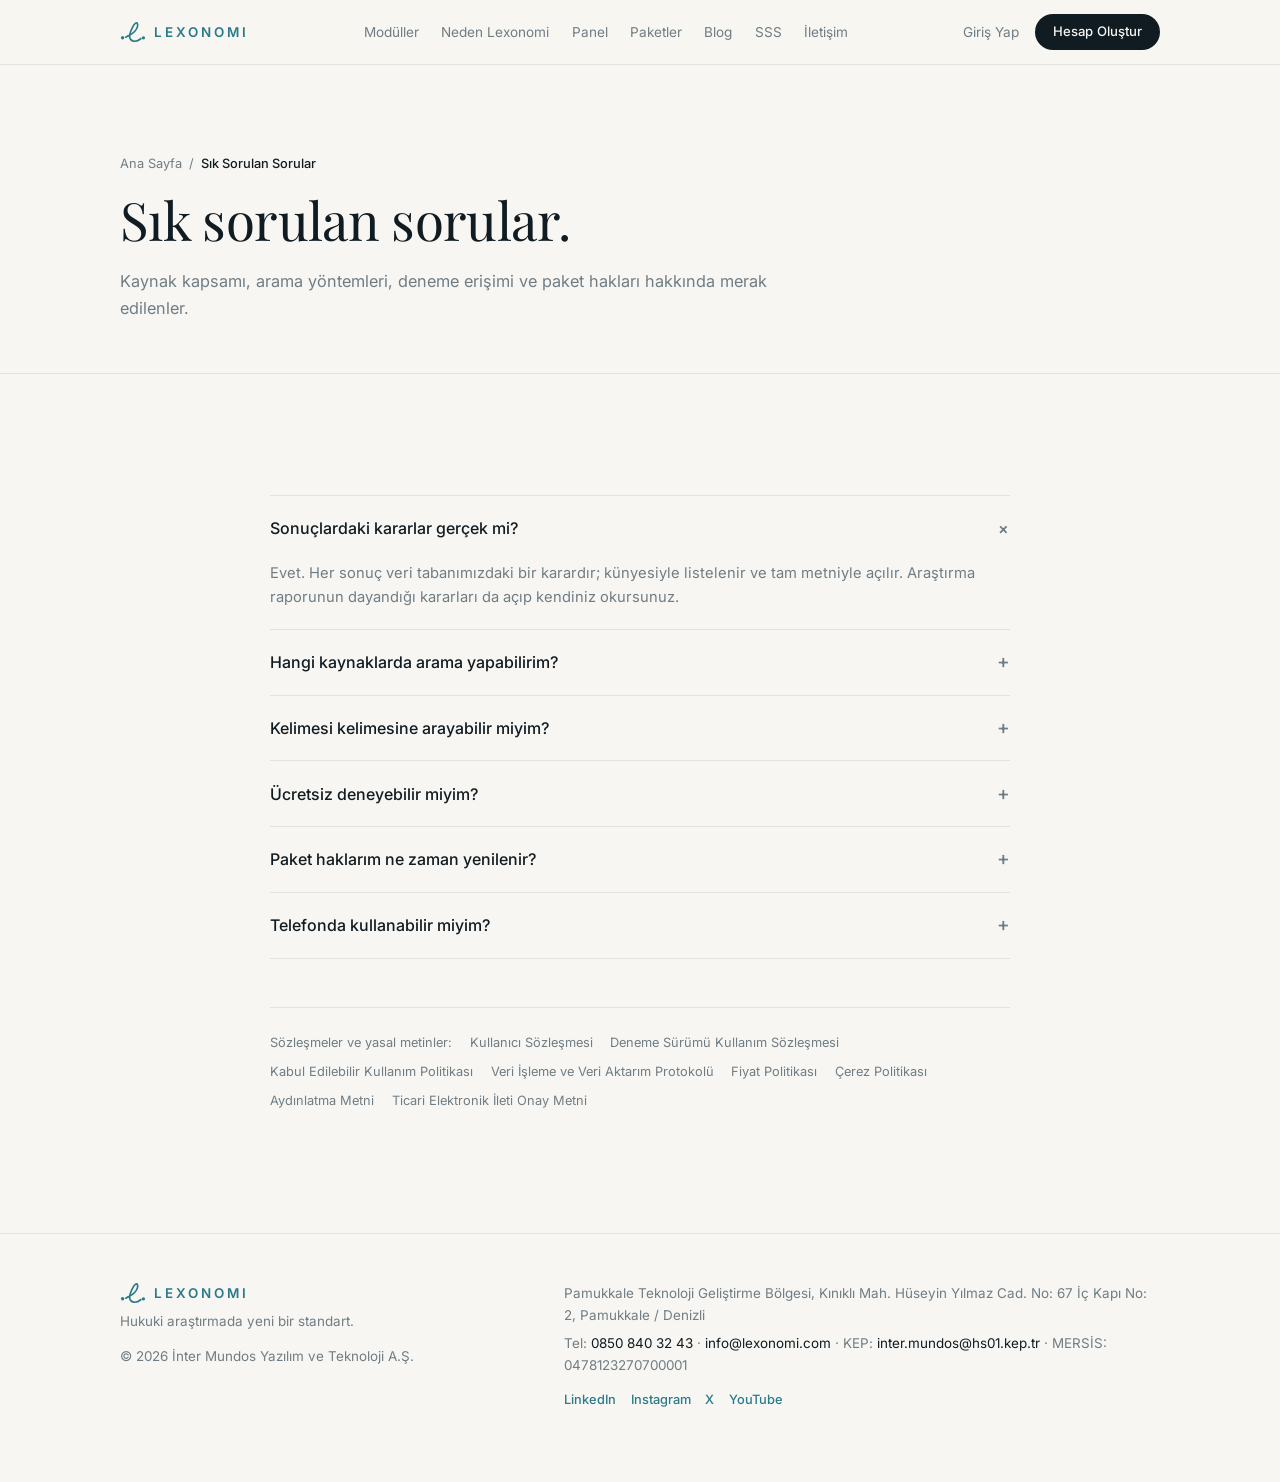
<file: sss/index.html>
<!DOCTYPE html>
<html lang="tr">
<head>
  <meta charset="utf-8" />
  <meta name="viewport" content="width=device-width, initial-scale=1, viewport-fit=cover" />
  <title>Sık Sorulan Sorular — Lexonomi</title>
  <meta name="description" content="Lexonomi karar kaynakları, kelime araması, ücretsiz deneme, paket yenileme ve sözleşmeler hakkında sık sorulan sorular." />
  <meta name="robots" content="index, follow" />
  <link rel="canonical" href="https://lexonomi.com/sss/" />
  <meta name="theme-color" content="#F7F6F2" media="(prefers-color-scheme: light)" />
  <meta name="theme-color" content="#0D1418" media="(prefers-color-scheme: dark)" />
  <meta property="og:type" content="website" />
  <meta property="og:title" content="Sık Sorulan Sorular — Lexonomi" />
  <meta property="og:description" content="Lexonomi platformu hakkında merak edilen sorular ve yanıtları." />
  <meta property="og:url" content="https://lexonomi.com/sss/" />
  <meta property="og:image" content="https://lexonomi.com/assets/opengraph-image.png" />
  <link rel="icon" href="../assets/favicon.ico" sizes="48x48" type="image/x-icon" />
  <link rel="icon" href="../assets/icon.svg" sizes="any" type="image/svg+xml" />
  <link rel="preconnect" href="https://fonts.googleapis.com" />
  <link rel="preconnect" href="https://fonts.gstatic.com" crossorigin />
  <link rel="stylesheet" href="https://fonts.googleapis.com/css2?family=Inter:wght@400;500;600;700&family=Playfair+Display:ital,wght@0,400;0,500;0,600;1,400&display=swap" />
  <link rel="stylesheet" href="../styles.css?v=20261127b" />
</head>
<body>
  <header class="site-header" id="top">
    <div class="container header-inner">
      <a href="../index.html" class="brand" aria-label="Lexonomi Ana Sayfa">
        <svg class="brand-logo" viewBox="218 122 200 166" width="26" height="22" fill="none" aria-hidden="true">
          <circle cx="238" cy="249" r="13" fill="currentColor"></circle>
          <circle cx="398" cy="250" r="13" fill="currentColor"></circle>
          <path d="M262 245 C 270 241, 278 236, 285 233 C 320 216, 346 192, 353 162 C 357 143, 349 130, 338 137 C 322 148, 300 192, 293 226 C 288 252, 299 271, 323 275 C 342 279, 362 270, 378 257" stroke="currentColor" stroke-width="13" stroke-linecap="round"></path>
        </svg>
        <span class="brand-word">LEXONOMI</span>
      </a>
      <nav class="nav" aria-label="Ana menü">
        <a href="../moduller/index.html">Modüller</a>
        <a href="../neden/index.html">Neden Lexonomi</a>
        <a href="../panel/index.html">Panel</a>
        <a href="../paketler/index.html">Paketler</a>
        <a href="../blog/index.html">Blog</a>
        <a href="../sss/index.html" aria-current="page">SSS</a>
        <a href="../iletisim/index.html">İletişim</a>
      </nav>
      <div class="header-actions">
        <a href="https://app.lexonomi.com/" class="nav-login hide-sm" data-app-link="giris">Giriş Yap</a>
        <a href="https://app.lexonomi.com/" class="btn btn-primary btn-sm hide-sm" data-app-link="kayit">Hesap Oluştur</a>
        <button class="menu-btn" id="menuBtn" aria-label="Menü" aria-expanded="false" aria-controls="mobileMenu"><span></span><span></span></button>
      </div>
    </div>
    <div class="mobile-menu" id="mobileMenu" hidden>
      <nav>
        <a href="../moduller/index.html">Modüller</a>
        <a href="../neden/index.html">Neden Lexonomi</a>
        <a href="../panel/index.html">Hesap Paneli</a>
        <a href="../index.html#guvenlik">Gizlilik</a>
        <a href="../paketler/index.html">Paketler</a>
        <a href="../blog/index.html">Blog</a>
        <a href="../sss/index.html">SSS</a>
        <a href="../iletisim/index.html">İletişim</a>
      </nav>
      <div class="mobile-cta">
        <a href="https://app.lexonomi.com/" class="btn btn-ghost btn-block" data-app-link="giris">Giriş Yap</a>
        <a href="https://app.lexonomi.com/" class="btn btn-primary btn-block" data-app-link="kayit">Hesap Oluştur</a>
      </div>
    </div>
  </header>

  <main>
    <section class="page-hero">
      <div class="container">
        <nav class="breadcrumb" aria-label="İçerik yolu">
          <a href="../index.html">Ana Sayfa</a><span>/</span><span aria-current="page">Sık Sorulan Sorular</span>
        </nav>
        <h1>Sık sorulan sorular.</h1>
        <p class="hero-lead">Kaynak kapsamı, arama yöntemleri, deneme erişimi ve paket hakları hakkında merak edilenler.</p>
      </div>
    </section>

    <section class="section">
      <div class="container narrow">
        <div class="faq">
          <details open>
            <summary>Sonuçlardaki kararlar gerçek mi?</summary>
            <p>Evet. Her sonuç veri tabanımızdaki bir karardır; künyesiyle listelenir ve tam metniyle açılır. Araştırma raporunun dayandığı kararları da açıp kendiniz okursunuz.</p>
          </details>
          <details>
            <summary>Hangi kaynaklarda arama yapabilirim?</summary>
            <p>Yargı kararlarında 8 kaynak: Yargıtay, Danıştay, Anayasa Mahkemesi (norm denetimi ve bireysel başvuru), Uyuşmazlık Mahkemesi, bölge adliye ve bölge idare mahkemeleri, ilk derece mahkemeleri ve Sayıştay. Bunlara ek olarak 14 idari kaynak (ör. Kamu İhale Kurulu, Rekabet Kurumu, Kişisel Verileri Koruma Kurulu, RTÜK), 9 mevzuat türü (kanunlar, yönetmelikler, tebliğler, Cumhurbaşkanlığı kararnameleri ve diğerleri) ve 5 uluslararası kaynak (AİHM, uluslararası antlaşmalar; Almanya, Fransa ve İsviçre yüksek mahkemeleri).</p>
          </details>
          <details>
            <summary>Kelimesi kelimesine arayabilir miyim?</summary>
            <p>Evet. Kelime sekmesi yazdığınız kelimelerin geçtiği kararları listeler. Tırnak içine aldığınız ifadeyi taşıyan kararlar varsa liste onlarla sınırlanır.</p>
          </details>
          <details>
            <summary>Ücretsiz deneyebilir miyim?</summary>
            <p>Evet. Yeni hesaplar 30 günlük ücretsiz deneme ile başlar: 100 arama (kaynak ve künye), 20 hukuki araştırma ve 10 belge geliştirme hakkı verilir. Demo hesap başına bir kez tanımlanır ve yenilenmez. 30 gün dolunca ya da haklar bitince paketlerden biriyle devam edebilirsiniz.</p>
          </details>
          <details>
            <summary>Paket haklarım ne zaman yenilenir?</summary>
            <p>Arama (kaynak ve künye), hukuki araştırma ve belge geliştirme hakları 30 günlüktür; paketinizin başladığı günden itibaren her 30 günde bir Türkiye saatiyle 00:00'da yenilenir. Aylık lisans 30 gün, yıllık lisans 365 gün geçerlidir; satın aldığınız gün bu süreye dahildir. Günlük arama sınırı ise her gün Türkiye saatiyle 00:00'da yenilenir.</p>
          </details>
          <details>
            <summary>Telefonda kullanabilir miyim?</summary>
            <p>Evet. Lexonomi tarayıcıda çalışır; telefonda ekrana uygun dizilimle açılır, ayrı uygulama indirmeniz gerekmez.</p>
          </details>
        </div>

        <div class="legal-strip" id="sozlesmeler">
          <span>Sözleşmeler ve yasal metinler:</span>
          <a href="https://lexonomi.com/sozlesmeler/kullanici-sozlesmesi" target="_blank" rel="noopener">Kullanıcı Sözleşmesi</a>
          <a href="https://lexonomi.com/sozlesmeler/deneme-surumu-kullanim-sozlesmesi" target="_blank" rel="noopener">Deneme Sürümü Kullanım Sözleşmesi</a>
          <a href="https://lexonomi.com/sozlesmeler/kabul-edilebilir-kullanim-politikasi" target="_blank" rel="noopener">Kabul Edilebilir Kullanım Politikası</a>
          <a href="https://lexonomi.com/sozlesmeler/veri-isleme-protokolu" target="_blank" rel="noopener">Veri İşleme ve Veri Aktarım Protokolü</a>
          <a href="https://lexonomi.com/sozlesmeler/fiyat-politikasi" target="_blank" rel="noopener">Fiyat Politikası</a>
          <a href="https://lexonomi.com/cerez-politikasi" target="_blank" rel="noopener">Çerez Politikası</a>
          <a href="https://lexonomi.com/sozlesmeler/aydinlatma-metni" target="_blank" rel="noopener">Aydınlatma Metni</a>
          <a href="https://lexonomi.com/sozlesmeler/ticari-elektronik-ileti-onay-metni" target="_blank" rel="noopener">Ticari Elektronik İleti Onay Metni</a>
        </div>
      </div>
    </section>
  </main>

  <footer class="site-footer" id="iletisim">
    <div class="container footer-grid">
      <div>
        <a href="../index.html" class="brand">
          <svg class="brand-logo" viewBox="218 122 200 166" width="26" height="22" fill="none" aria-hidden="true">
            <circle cx="238" cy="249" r="13" fill="currentColor"></circle>
            <circle cx="398" cy="250" r="13" fill="currentColor"></circle>
            <path d="M262 245 C 270 241, 278 236, 285 233 C 320 216, 346 192, 353 162 C 357 143, 349 130, 338 137 C 322 148, 300 192, 293 226 C 288 252, 299 271, 323 275 C 342 279, 362 270, 378 257" stroke="currentColor" stroke-width="13" stroke-linecap="round"></path>
          </svg>
          <span class="brand-word">LEXONOMI</span>
        </a>
        <p class="muted">Hukuki araştırmada yeni bir standart.</p>
        <p class="muted">© <span id="year"></span> İnter Mundos Yazılım ve Teknoloji A.Ş.</p>
      </div>
      <address class="footer-contact">
        <p>Pamukkale Teknoloji Geliştirme Bölgesi, Kınıklı Mah. Hüseyin Yılmaz Cad. No: 67 İç Kapı No: 2, Pamukkale / Denizli</p>
        <p>Tel: <a href="tel:+908508403243">0850 840 32 43</a> · <a href="mailto:info@lexonomi.com">info@lexonomi.com</a> · KEP: <a href="mailto:inter.mundos@hs01.kep.tr">inter.mundos@hs01.kep.tr</a> · MERSİS: 0478123270700001</p>
        <div class="footer-social">
          <a href="https://www.linkedin.com/company/lexonomi/" target="_blank" rel="noopener noreferrer" data-social="linkedin">LinkedIn</a>
          <a href="https://www.instagram.com/lexonomi/" target="_blank" rel="noopener noreferrer" data-social="instagram">Instagram</a>
          <a href="https://x.com/lexonomi" target="_blank" rel="noopener noreferrer" data-social="x">X</a>
          <a href="https://www.youtube.com/@lexonomi" target="_blank" rel="noopener noreferrer" data-social="youtube">YouTube</a>
        </div>
      </address>
    </div>
  </footer>
  <div class="toast" id="toast" role="status" aria-live="polite" hidden></div>
  <script src="../hero-media.js?v=20261127b" defer></script>
  <script src="../app.js?v=20261127b" defer></script>
</body>
</html>
</file>
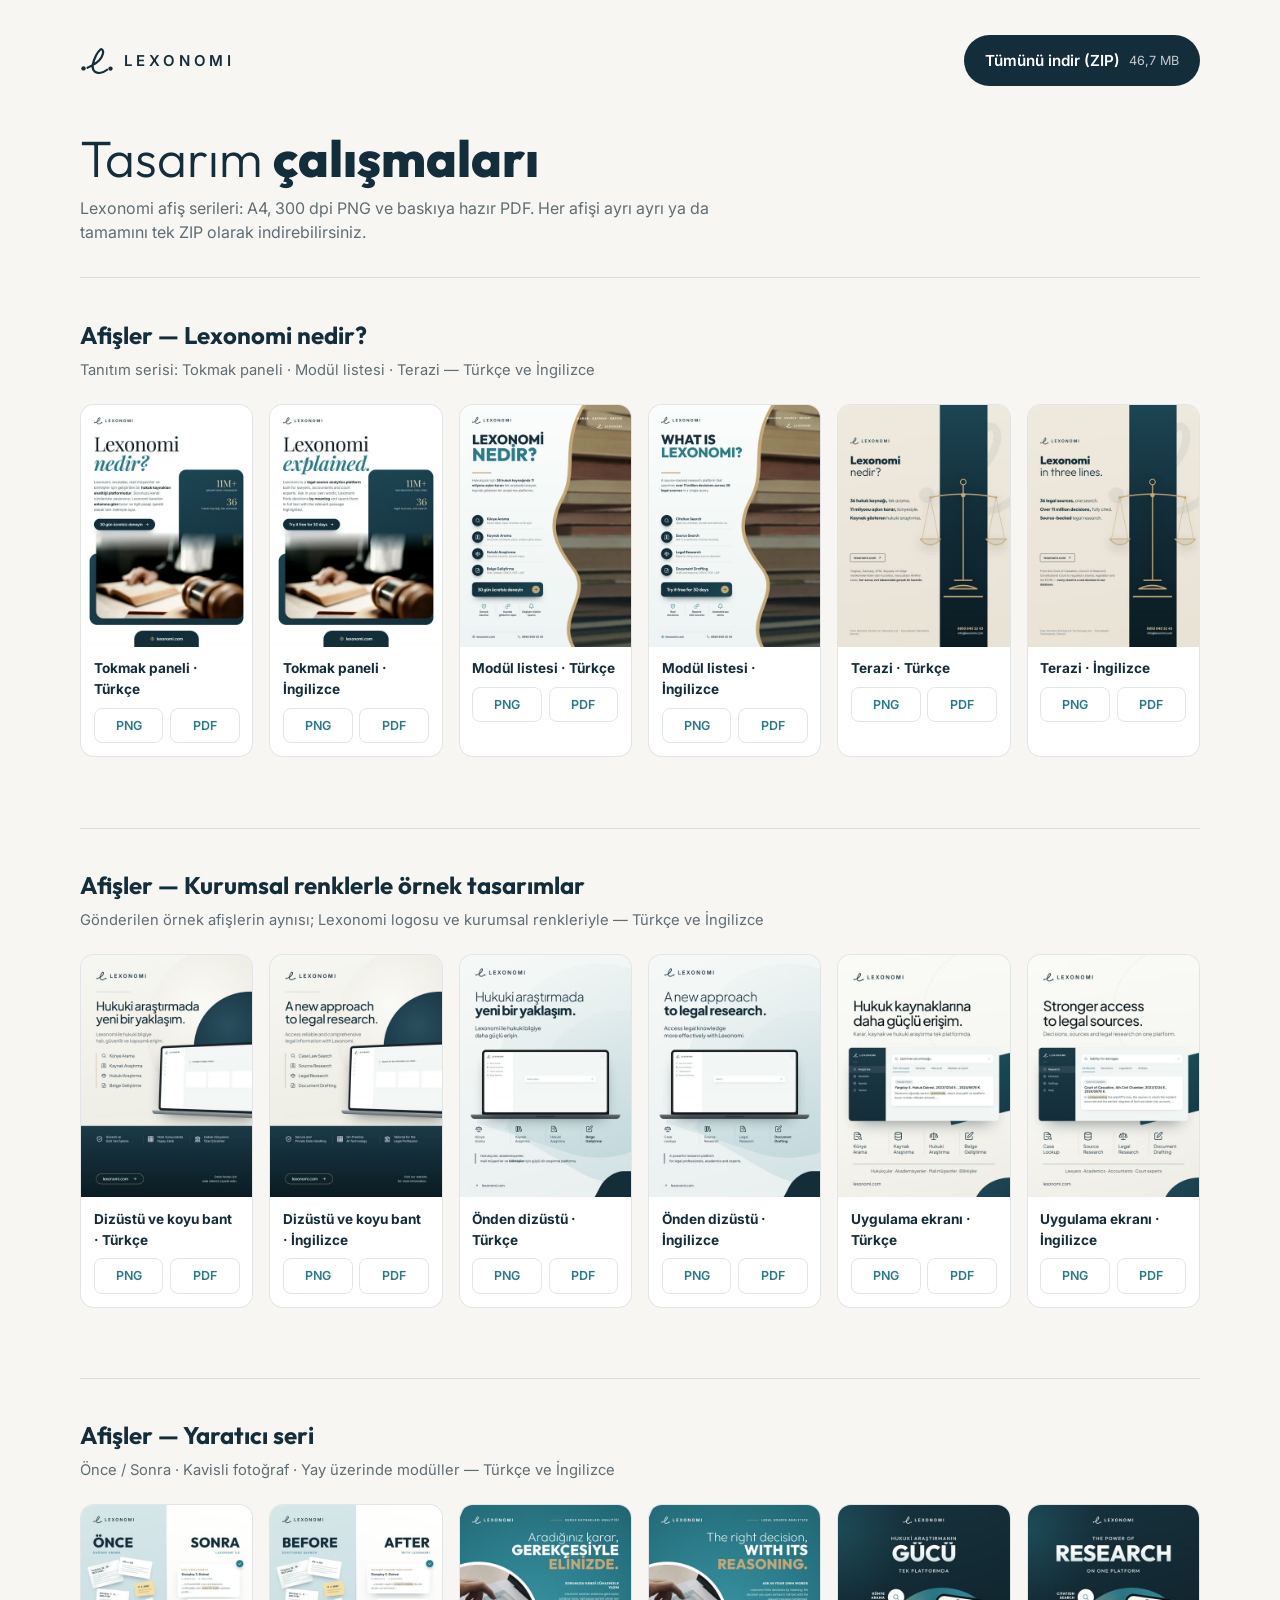
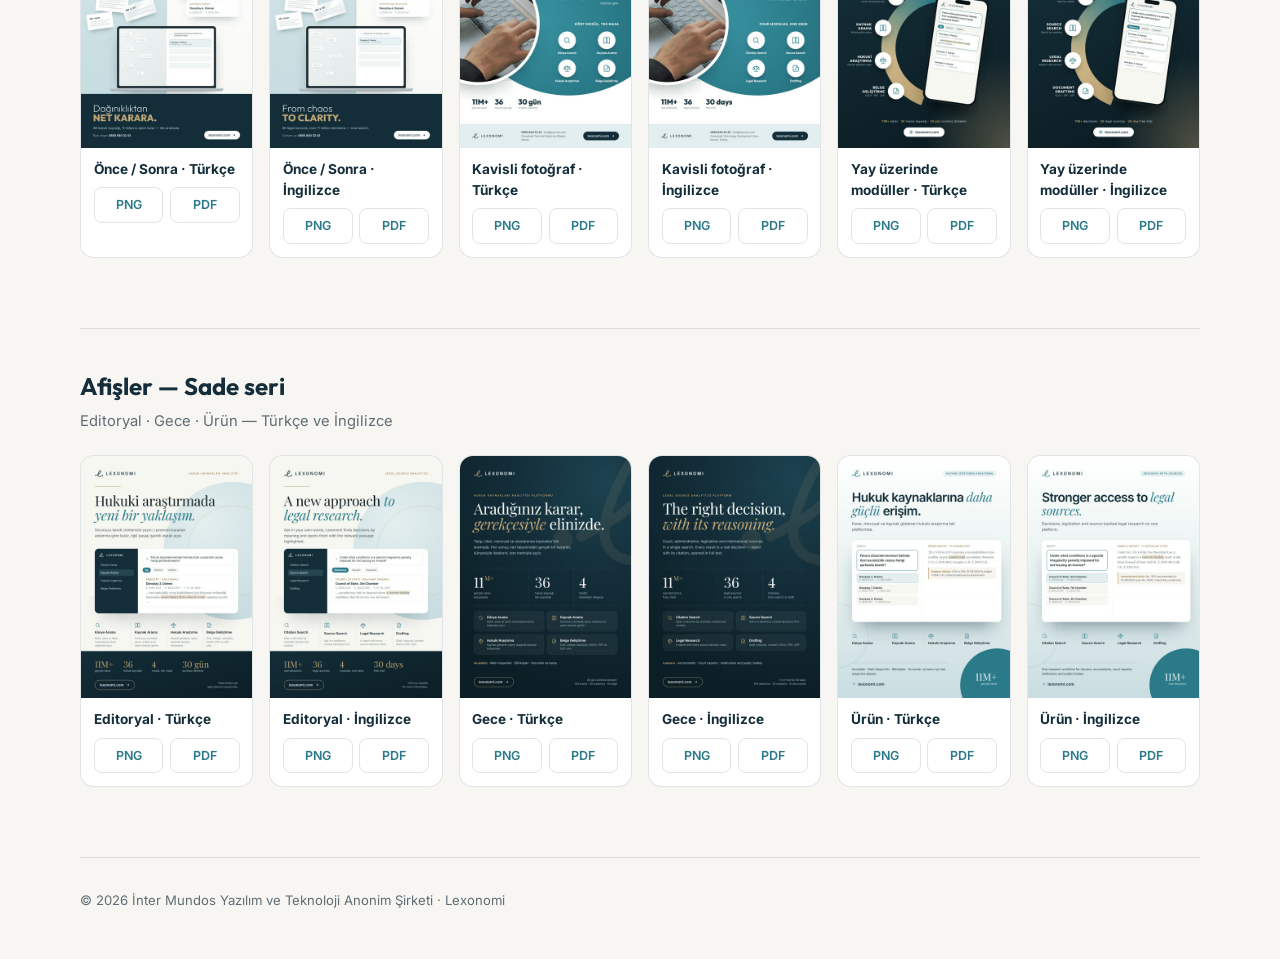
<file: tasarimlar/index.html>
<!DOCTYPE html>
<html lang="tr">
<head>
  <meta charset="utf-8" />
  <meta name="viewport" content="width=device-width, initial-scale=1" />
  <title>Lexonomi Tasarımlar</title>
  <meta name="robots" content="noindex" />
  <link rel="icon" href="../assets/icon.svg" type="image/svg+xml" />
  <link rel="preconnect" href="https://fonts.googleapis.com" />
  <link rel="preconnect" href="https://fonts.gstatic.com" crossorigin />
  <link rel="stylesheet" href="https://fonts.googleapis.com/css2?family=Inter:wght@400;500;600&family=Outfit:wght@300;700;800&display=swap" />
  <style>
    :root { --navy: #142D3A; --teal: #2B7A8A; --gold: #C4A879; --ivory: #F7F6F2; --line: rgba(20, 45, 58, .12); --muted: #5F6D75; }
    * { box-sizing: border-box; margin: 0; padding: 0; }
    body { font-family: "Inter", system-ui, sans-serif; background: var(--ivory); color: var(--navy); line-height: 1.55; }
    a { color: inherit; }
    .wrap { width: min(1120px, 100% - 2rem); margin: 0 auto; }
    header { padding: 2.2rem 0 1.4rem; display: flex; justify-content: space-between; align-items: center; gap: 1rem; flex-wrap: wrap; }
    .logo { display: inline-flex; align-items: center; gap: 10px; color: var(--navy); text-decoration: none; }
    .logo svg { width: 34px; height: 28px; }
    .logo span { font-weight: 600; letter-spacing: .26em; font-size: 15px; }
    .zip { display: inline-flex; align-items: center; gap: .6rem; padding: .85rem 1.3rem; border-radius: 999px; background: var(--navy); color: #fff; text-decoration: none; font-weight: 600; font-size: .95rem; }
    .zip small { font-weight: 400; opacity: .75; }
    h1 { font-family: "Outfit", sans-serif; font-weight: 300; font-size: clamp(2rem, 5vw, 3.2rem); line-height: 1.05; margin: 1.5rem 0 .6rem; }
    h1 b { font-weight: 800; }
    .lead { color: var(--muted); max-width: 640px; }
    section { padding: 2.4rem 0; border-top: 1px solid var(--line); margin-top: 2rem; }
    h2 { font-family: "Outfit", sans-serif; font-weight: 700; font-size: 1.5rem; }
    h2 + p { color: var(--muted); font-size: .92rem; margin-top: .3rem; }
    .grid { display: grid; grid-template-columns: repeat(auto-fill, minmax(170px, 1fr)); gap: 1rem; margin-top: 1.4rem; }
    .card { background: #fff; border: 1px solid var(--line); border-radius: 14px; overflow: hidden; display: flex; flex-direction: column; }
    .card img { width: 100%; aspect-ratio: 210 / 297; object-fit: cover; display: block; background: #e9ecec; }
    .card .meta { padding: .7rem .8rem .8rem; display: grid; gap: .45rem; }
    .card b { font-size: .85rem; }
    .dl { display: flex; gap: .4rem; }
    .dl a { flex: 1; text-align: center; padding: .45rem; border-radius: 8px; border: 1px solid var(--line); font-size: .78rem; font-weight: 600; text-decoration: none; color: var(--teal); }
    .dl a:hover { border-color: var(--teal); }
    .site { display: flex; gap: 1rem; flex-wrap: wrap; margin-top: 1.2rem; }
    .btn { display: inline-flex; padding: .7rem 1.2rem; border-radius: 999px; border: 1.5px solid var(--navy); text-decoration: none; font-weight: 600; font-size: .9rem; }
    .btn.fill { background: var(--teal); border-color: var(--teal); color: #fff; }
    footer { padding: 2rem 0 3rem; color: var(--muted); font-size: .82rem; border-top: 1px solid var(--line); margin-top: 2rem; }
  </style>
</head>
<body>
  <div class="wrap">
    <header>
      <a class="logo" href="../index.html" aria-label="Lexonomi">
        <svg viewBox="218 122 200 166" fill="none" aria-hidden="true"><circle cx="238" cy="249" r="13" fill="currentColor"/><circle cx="398" cy="250" r="13" fill="currentColor"/><path d="M262 245 C 270 241, 278 236, 285 233 C 320 216, 346 192, 353 162 C 357 143, 349 130, 338 137 C 322 148, 300 192, 293 226 C 288 252, 299 271, 323 275 C 342 279, 362 270, 378 257" stroke="currentColor" stroke-width="13" stroke-linecap="round"/></svg>
        <span>LEXONOMI</span>
      </a>
      <a class="zip" href="lexonomi-tasarimlar-28-kasim-2026.zip" download>Tümünü indir (ZIP) <small>46,7 MB</small></a>
    </header>

    <h1>Tasarım <b>çalışmaları</b></h1>
    <p class="lead">Lexonomi afiş serileri: A4, 300 dpi PNG ve baskıya hazır PDF. Her afişi ayrı ayrı ya da tamamını tek ZIP olarak indirebilirsiniz.</p>

    <section>
      <h2>Afişler — Lexonomi nedir?</h2>
      <p>Tanıtım serisi: Tokmak paneli · Modül listesi · Terazi — Türkçe ve İngilizce</p>
      <div class="grid" id="g0"></div>
    </section>

    <section>
      <h2>Afişler — Kurumsal renklerle örnek tasarımlar</h2>
      <p>Gönderilen örnek afişlerin aynısı; Lexonomi logosu ve kurumsal renkleriyle — Türkçe ve İngilizce</p>
      <div class="grid" id="g3"></div>
    </section>

    <section>
      <h2>Afişler — Yaratıcı seri</h2>
      <p>Önce / Sonra · Kavisli fotoğraf · Yay üzerinde modüller — Türkçe ve İngilizce</p>
      <div class="grid" id="g1"></div>
    </section>

    <section>
      <h2>Afişler — Sade seri</h2>
      <p>Editoryal · Gece · Ürün — Türkçe ve İngilizce</p>
      <div class="grid" id="g2"></div>
    </section>

    <footer>© 2026 İnter Mundos Yazılım ve Teknoloji Anonim Şirketi · Lexonomi</footer>
  </div>

  <script>
    const names = { 1: { tr: 'Önce / Sonra', en: 'Before / After' }, 2: { tr: 'Kavisli fotoğraf', en: 'Curved photo' }, 3: { tr: 'Yay üzerinde modüller', en: 'Modules on an arc' } };
    const names2 = { 1: { tr: 'Editoryal', en: 'Editorial' }, 2: { tr: 'Gece', en: 'Night' }, 3: { tr: 'Ürün', en: 'Product' } };
    const fill = (id, dir, prefix, label) => {
      const g = document.getElementById(id);
      [1, 2, 3].forEach(p => ['tr', 'en'].forEach(l => {
        const base = `afisler/${dir}/${prefix}-${p}-${l}`;
        g.insertAdjacentHTML('beforeend', `<article class="card"><img src="afisler/${dir}/onizleme/${prefix}-${p}-${l}.jpg" alt="${label[p][l]} (${l.toUpperCase()})" loading="lazy"><div class="meta"><b>${label[p].tr} · ${l === 'tr' ? 'Türkçe' : 'İngilizce'}</b><div class="dl"><a href="${base}.png" download>PNG</a><a href="${base}.pdf" download>PDF</a></div></div></article>`);
      }));
    };
    const names0 = { 1: { tr: 'Tokmak paneli', en: 'Gavel panel' }, 2: { tr: 'Modül listesi', en: 'Module list' }, 3: { tr: 'Terazi', en: 'Scales' } };
    fill('g0', 'lexonomi-nedir', 'lexonomi-nedir-afis', names0);
    const names3 = { 1: { tr: 'Dizüstü ve koyu bant', en: 'Laptop and dark band' }, 2: { tr: 'Önden dizüstü', en: 'Front laptop' }, 3: { tr: 'Uygulama ekranı', en: 'App screen' } };
    fill('g3', 'kurumsal-renkli-ornekler', 'lexonomi-kurumsal-afis', names3);
    fill('g1', 'yaratici-seri', 'lexonomi-afis', names);
    fill('g2', 'sade-seri', 'lexonomi-sade-afis', names2);
  </script>
</body>
</html>
</file>
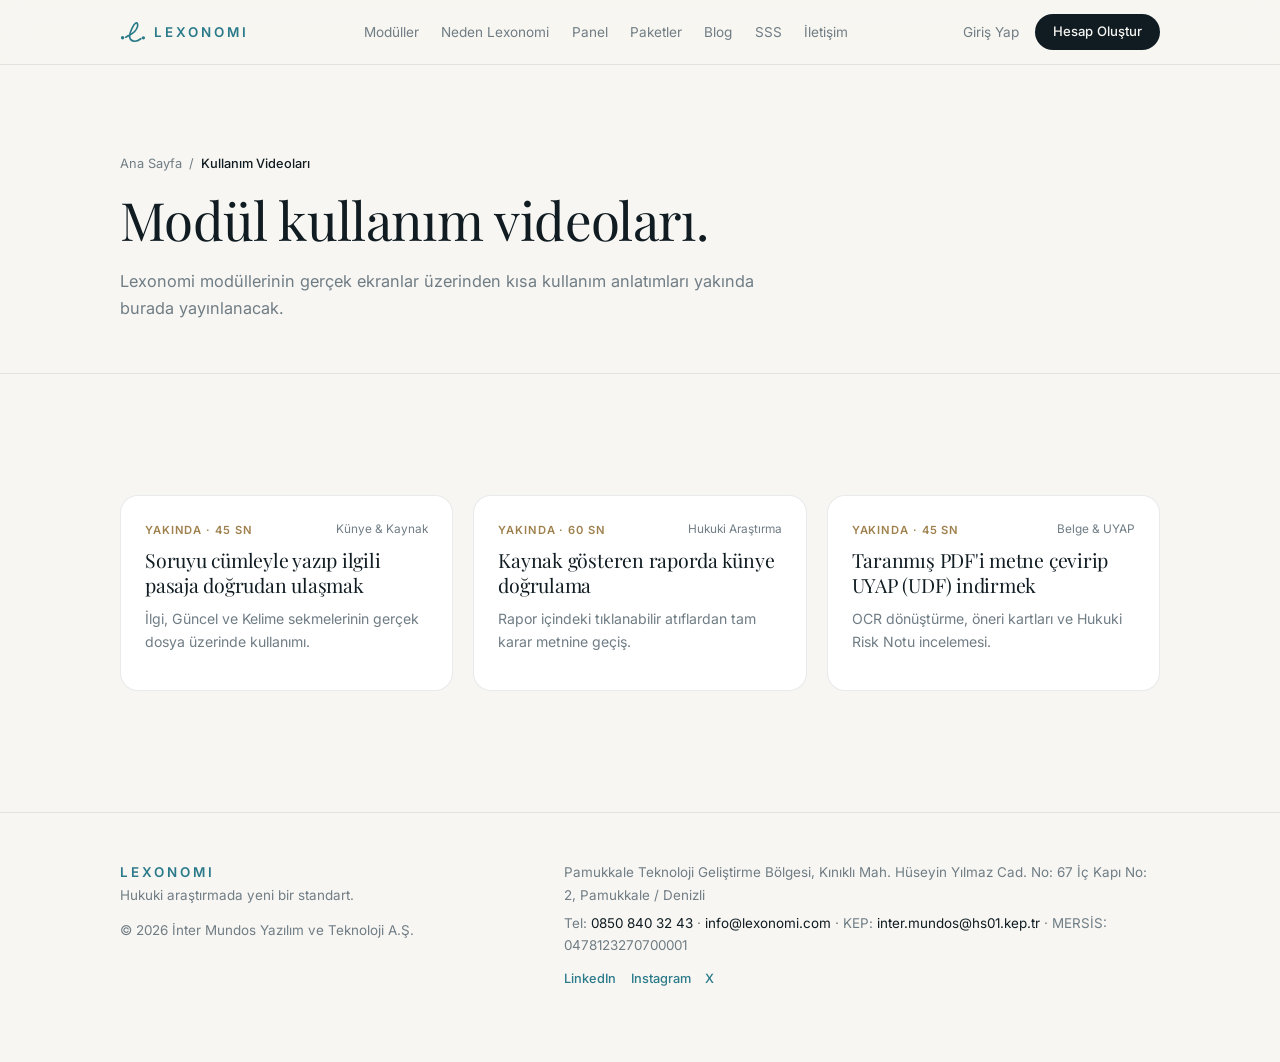
<file: video/index.html>
<!DOCTYPE html>
<html lang="tr">
<head>
  <meta charset="utf-8" />
  <meta name="viewport" content="width=device-width, initial-scale=1, viewport-fit=cover" />
  <title>Kullanım Videoları ve Eğitimler — Lexonomi</title>
  <meta name="description" content="Lexonomi modül kullanım videoları, kısa ekran anlatımları ve eğitim içerikleri altyapısı." />
  <link rel="canonical" href="https://lexonomi.com/video/" />
  <meta name="theme-color" content="#F7F6F2" media="(prefers-color-scheme: light)" />
  <meta name="theme-color" content="#0D1418" media="(prefers-color-scheme: dark)" />
  <link rel="preconnect" href="https://fonts.googleapis.com" />
  <link rel="preconnect" href="https://fonts.gstatic.com" crossorigin />
  <link rel="stylesheet" href="https://fonts.googleapis.com/css2?family=Inter:wght@400;500;600&family=Playfair+Display:ital,wght@0,400;0,500;1,400&display=swap" />
  <link rel="stylesheet" href="../styles.css?v=20261127b" />
</head>
<body>
    <header class="site-header" id="top">
    <div class="container header-inner">
      <a href="../index.html" class="brand" aria-label="Lexonomi Ana Sayfa">
        <svg class="brand-logo" viewBox="218 122 200 166" width="26" height="22" fill="none" aria-hidden="true">
          <circle cx="238" cy="249" r="13" fill="currentColor"></circle>
          <circle cx="398" cy="250" r="13" fill="currentColor"></circle>
          <path d="M262 245 C 270 241, 278 236, 285 233 C 320 216, 346 192, 353 162 C 357 143, 349 130, 338 137 C 322 148, 300 192, 293 226 C 288 252, 299 271, 323 275 C 342 279, 362 270, 378 257" stroke="currentColor" stroke-width="13" stroke-linecap="round"></path>
        </svg>
        <span class="brand-word">LEXONOMI</span>
      </a>
      <nav class="nav" aria-label="Ana menü">
        <a href="../moduller/index.html">Modüller</a>
        <a href="../neden/index.html">Neden Lexonomi</a>
        <a href="../panel/index.html">Panel</a>
        <a href="../paketler/index.html">Paketler</a>
        <a href="../blog/index.html">Blog</a>
        <a href="../sss/index.html">SSS</a>
        <a href="../iletisim/index.html">İletişim</a>
      </nav>
      <div class="header-actions">
        <a href="https://app.lexonomi.com/" class="nav-login hide-sm" data-app-link="giris">Giriş Yap</a>
        <a href="https://app.lexonomi.com/" class="btn btn-primary btn-sm hide-sm" data-app-link="kayit">Hesap Oluştur</a>
        <button class="menu-btn" id="menuBtn" aria-label="Menü" aria-expanded="false" aria-controls="mobileMenu"><span></span><span></span></button>
      </div>
    </div>
    <div class="mobile-menu" id="mobileMenu" hidden>
      <nav>
        <a href="../moduller/index.html">Modüller</a>
        <a href="../neden/index.html">Neden Lexonomi</a>
        <a href="../panel/index.html">Hesap Paneli</a>
        <a href="../index.html#guvenlik">Gizlilik</a>
        <a href="../paketler/index.html">Paketler</a>
        <a href="../blog/index.html">Blog</a>
        <a href="../sss/index.html">SSS</a>
        <a href="../iletisim/index.html">İletişim</a>
      </nav>
      <div class="mobile-cta">
        <a href="https://app.lexonomi.com/" class="btn btn-ghost btn-block" data-app-link="giris">Giriş Yap</a>
        <a href="https://app.lexonomi.com/" class="btn btn-primary btn-block" data-app-link="kayit">Hesap Oluştur</a>
      </div>
    </div>
  </header>

  <main>
    <section class="page-hero">
      <div class="container">
        <nav class="breadcrumb" aria-label="İçerik yolu">
          <a href="../index.html">Ana Sayfa</a><span>/</span><span aria-current="page">Kullanım Videoları</span>
        </nav>
        <h1>Modül kullanım videoları.</h1>
        <p class="hero-lead">Lexonomi modüllerinin gerçek ekranlar üzerinden kısa kullanım anlatımları yakında burada yayınlanacak.</p>
      </div>
    </section>

    <section class="section">
      <div class="container">
        <div class="blog-grid">
          <article class="blog-card">
            <div class="blog-card-meta"><span class="blog-cat">Yakında · 45 sn</span><span>Künye &amp; Kaynak</span></div>
            <h3>Soruyu cümleyle yazıp ilgili pasaja doğrudan ulaşmak</h3>
            <p>İlgi, Güncel ve Kelime sekmelerinin gerçek dosya üzerinde kullanımı.</p>
          </article>
          <article class="blog-card">
            <div class="blog-card-meta"><span class="blog-cat">Yakında · 60 sn</span><span>Hukuki Araştırma</span></div>
            <h3>Kaynak gösteren raporda künye doğrulama</h3>
            <p>Rapor içindeki tıklanabilir atıflardan tam karar metnine geçiş.</p>
          </article>
          <article class="blog-card">
            <div class="blog-card-meta"><span class="blog-cat">Yakında · 45 sn</span><span>Belge &amp; UYAP</span></div>
            <h3>Taranmış PDF'i metne çevirip UYAP (UDF) indirmek</h3>
            <p>OCR dönüştürme, öneri kartları ve Hukuki Risk Notu incelemesi.</p>
          </article>
        </div>
      </div>
    </section>
  </main>

    <footer class="site-footer" id="iletisim">
    <div class="container footer-grid">
      <div>
        <a href="../index.html" class="brand"><span class="brand-word">LEXONOMI</span></a>
        <p class="muted">Hukuki araştırmada yeni bir standart.</p>
        <p class="muted">© <span id="year"></span> İnter Mundos Yazılım ve Teknoloji A.Ş.</p>
      </div>
      <address class="footer-contact">
        <p>Pamukkale Teknoloji Geliştirme Bölgesi, Kınıklı Mah. Hüseyin Yılmaz Cad. No: 67 İç Kapı No: 2, Pamukkale / Denizli</p>
        <p>Tel: <a href="tel:+908508403243">0850 840 32 43</a> · <a href="mailto:info@lexonomi.com">info@lexonomi.com</a> · KEP: <a href="mailto:inter.mundos@hs01.kep.tr">inter.mundos@hs01.kep.tr</a> · MERSİS: 0478123270700001</p>
        <div class="footer-social">
          <a href="https://www.linkedin.com/company/lexonomi/" target="_blank" rel="noopener noreferrer" data-social="linkedin">LinkedIn</a>
          <a href="https://www.instagram.com/lexonomi/" target="_blank" rel="noopener noreferrer" data-social="instagram">Instagram</a>
          <a href="https://x.com/lexonomi" target="_blank" rel="noopener noreferrer" data-social="x">X</a>
        </div>
      </address>
    </div>
  </footer>
  <div class="toast" id="toast" role="status" aria-live="polite" hidden></div>
  <script src="../hero-media.js?v=20261127b" defer></script>
  <script src="../app.js?v=20261127b" defer></script>
</body>
</html>
</file>
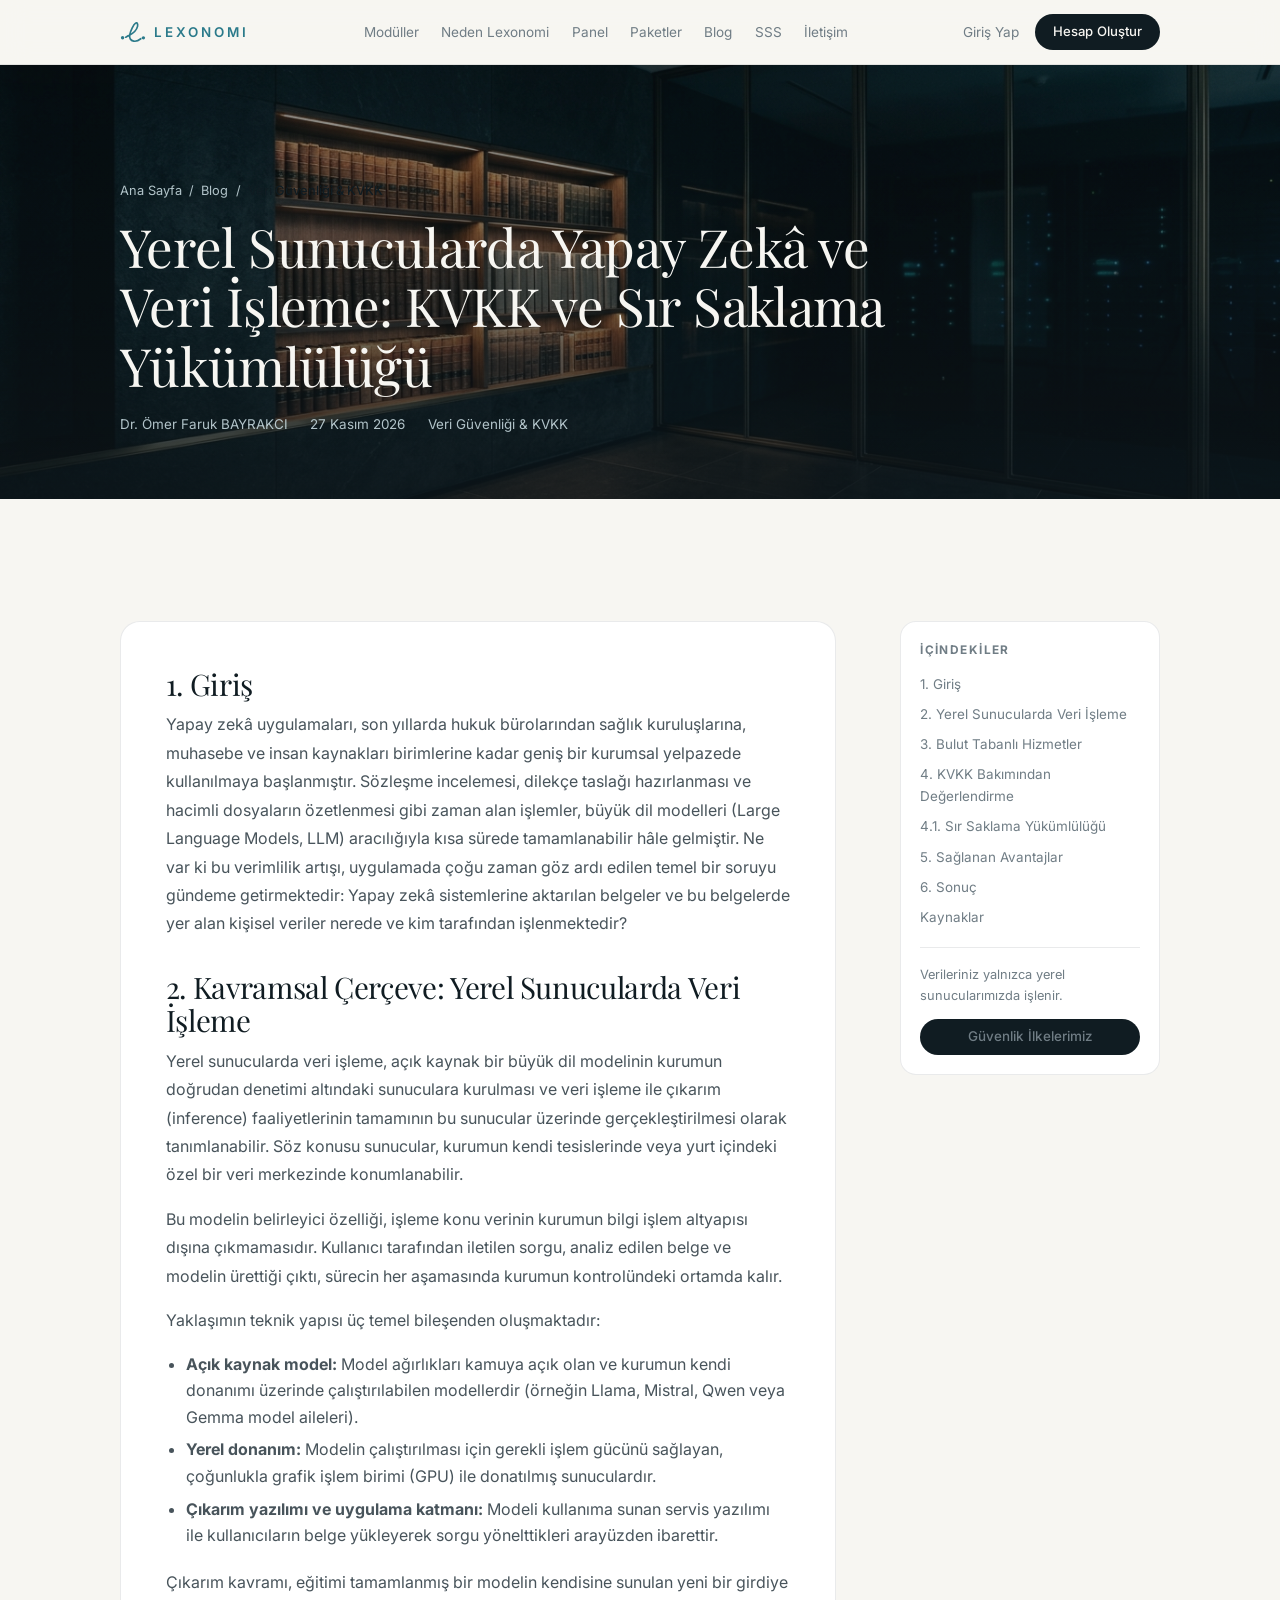
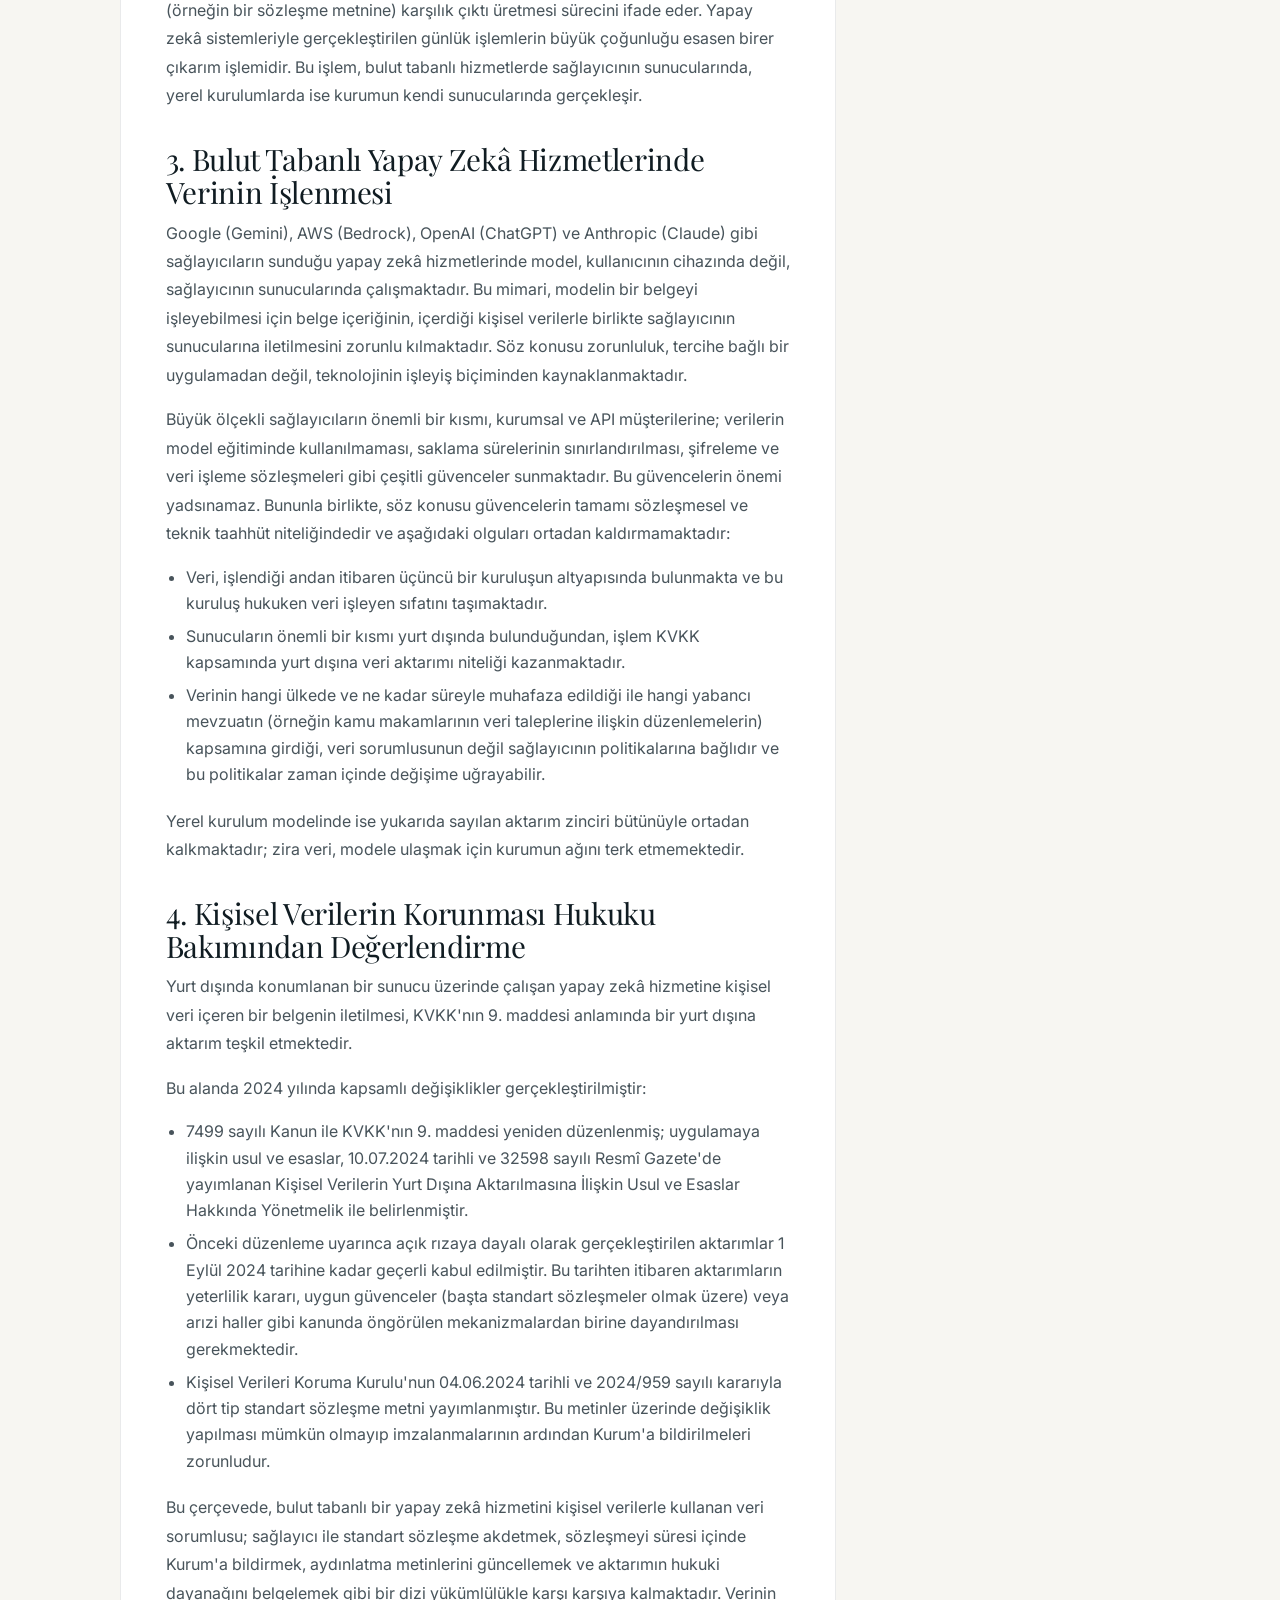
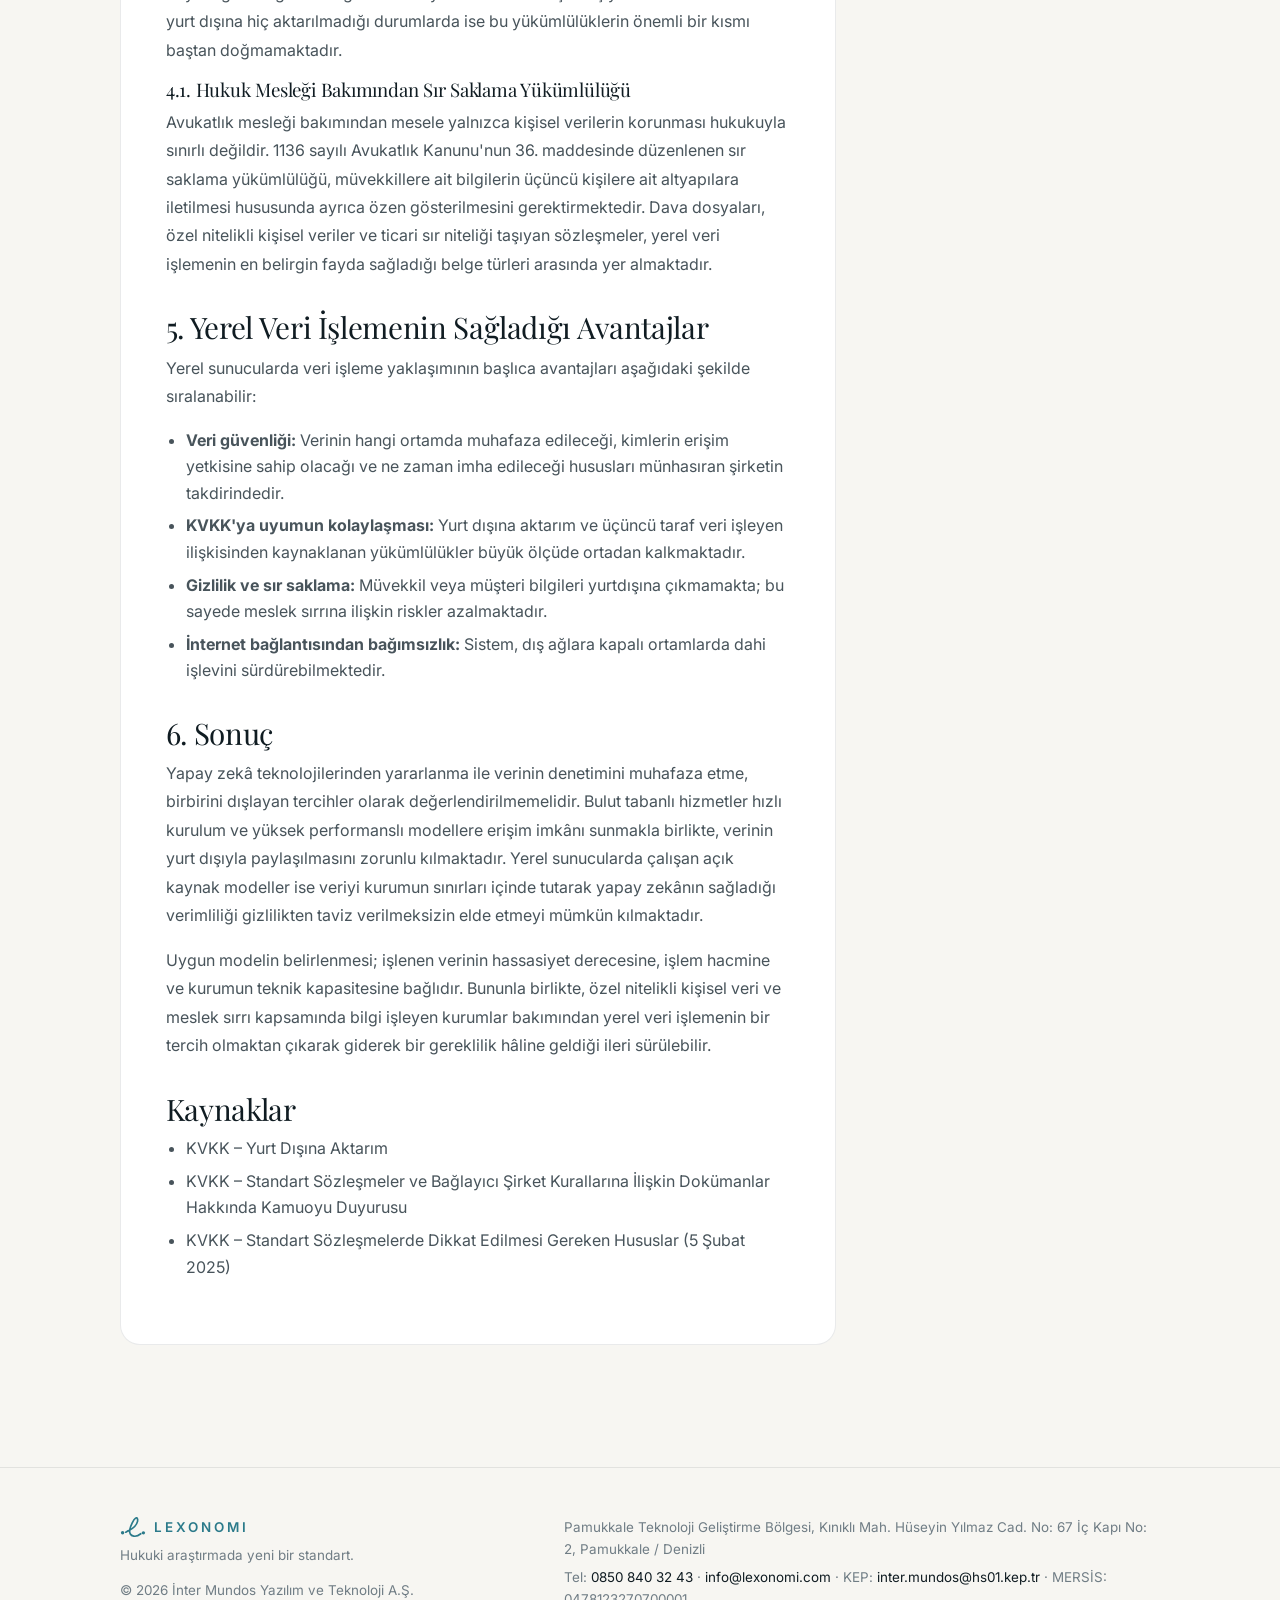
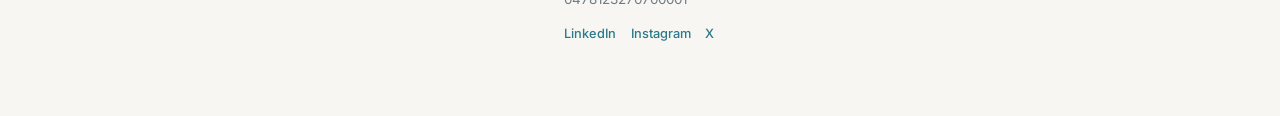
<file: blog/yerel-sunucularda-yapay-zeka-ve-kvkk.html>
<!DOCTYPE html>
<html lang="tr">
<head>
  <meta charset="utf-8" />
  <meta name="viewport" content="width=device-width, initial-scale=1, viewport-fit=cover" />
  <title>Yerel Sunucularda Yapay Zekâ ve Veri İşleme: KVKK ve Sır Saklama Yükümlülüğü — Lexonomi Blog</title>
  <meta name="description" content="Yerel sunucularda çalışan yapay zekâ modelleri ile bulut tabanlı hizmetlerin KVKK m.9 yurt dışına veri aktarımı ve Avukatlık Kanunu m.36 sır saklama yükümlülüğü açısından karşılaştırılması." />
  <meta name="robots" content="index, follow" />
  <link rel="canonical" href="https://lexonomi.com/blog/yerel-sunucularda-yapay-zeka-ve-kvkk.html" />
  <meta name="theme-color" content="#F7F6F2" media="(prefers-color-scheme: light)" />
  <meta name="theme-color" content="#0D1418" media="(prefers-color-scheme: dark)" />
  <meta property="og:type" content="article" />
  <meta property="og:title" content="Yerel Sunucularda Yapay Zekâ ve Veri İşleme: KVKK ve Sır Saklama Yükümlülüğü" />
  <meta property="og:description" content="Dr. Ömer Faruk BAYRAKCI — Yerel sunucularda yapay zekâ ile veri işleme, KVKK m.9 ve Avukatlık Kanunu m.36 değerlendirmesi." />
  <meta property="og:url" content="https://lexonomi.com/blog/yerel-sunucularda-yapay-zeka-ve-kvkk.html" />
  <meta property="og:image" content="https://lexonomi.com/assets/opengraph-image.png" />
  <meta property="article:published_time" content="2026-11-27" />
  <meta property="article:author" content="Dr. Ömer Faruk BAYRAKCI" />
  <meta property="article:section" content="Veri Güvenliği & KVKK" />
  <meta name="twitter:card" content="summary_large_image" />
  <link rel="icon" href="../assets/favicon.ico" sizes="48x48" type="image/x-icon" />
  <link rel="icon" href="../assets/icon.svg" sizes="any" type="image/svg+xml" />
  <link rel="preconnect" href="https://fonts.googleapis.com" />
  <link rel="preconnect" href="https://fonts.gstatic.com" crossorigin />
  <link rel="stylesheet" href="https://fonts.googleapis.com/css2?family=Inter:wght@400;500;600;700&family=Playfair+Display:ital,wght@0,400;0,500;0,600;1,400&display=swap" />
  <link rel="stylesheet" href="../styles.css?v=20261127b" />
  <script type="application/ld+json">
  {
    "@context": "https://schema.org",
    "@graph": [
      {
        "@type": "BlogPosting",
        "headline": "Yerel Sunucularda Yapay Zekâ ve Veri İşleme: KVKK ve Sır Saklama Yükümlülüğü",
        "datePublished": "2026-11-27",
        "dateModified": "2026-11-27",
        "author": { "@type": "Person", "name": "Dr. Ömer Faruk BAYRAKCI" },
        "publisher": { "@type": "Organization", "name": "Lexonomi" },
        "mainEntityOfPage": "https://lexonomi.com/blog/yerel-sunucularda-yapay-zeka-ve-kvkk.html"
      },
      {
        "@type": "BreadcrumbList",
        "itemListElement": [
          { "@type": "ListItem", "position": 1, "name": "Ana Sayfa", "item": "https://lexonomi.com/" },
          { "@type": "ListItem", "position": 2, "name": "Blog", "item": "https://lexonomi.com/blog/" },
          { "@type": "ListItem", "position": 3, "name": "Yerel Sunucularda Yapay Zekâ ve KVKK", "item": "https://lexonomi.com/blog/yerel-sunucularda-yapay-zeka-ve-kvkk.html" }
        ]
      }
    ]
  }
  </script>
</head>
<body>
  <header class="site-header" id="top">
    <div class="container header-inner">
      <a href="../index.html" class="brand" aria-label="Lexonomi Ana Sayfa">
        <svg class="brand-logo" viewBox="218 122 200 166" width="26" height="22" fill="none" aria-hidden="true">
          <circle cx="238" cy="249" r="13" fill="currentColor"></circle>
          <circle cx="398" cy="250" r="13" fill="currentColor"></circle>
          <path d="M262 245 C 270 241, 278 236, 285 233 C 320 216, 346 192, 353 162 C 357 143, 349 130, 338 137 C 322 148, 300 192, 293 226 C 288 252, 299 271, 323 275 C 342 279, 362 270, 378 257" stroke="currentColor" stroke-width="13" stroke-linecap="round"></path>
        </svg>
        <span class="brand-word">LEXONOMI</span>
      </a>
      <nav class="nav" aria-label="Ana menü">
        <a href="../moduller/index.html">Modüller</a>
        <a href="../neden/index.html">Neden Lexonomi</a>
        <a href="../panel/index.html">Panel</a>
        <a href="../paketler/index.html">Paketler</a>
        <a href="../blog/index.html">Blog</a>
        <a href="../sss/index.html">SSS</a>
        <a href="../iletisim/index.html">İletişim</a>
      </nav>
      <div class="header-actions">
        <a href="https://app.lexonomi.com/" class="nav-login hide-sm" data-app-link="giris">Giriş Yap</a>
        <a href="https://app.lexonomi.com/" class="btn btn-primary btn-sm hide-sm" data-app-link="kayit">Hesap Oluştur</a>
        <button class="menu-btn" id="menuBtn" aria-label="Menü" aria-expanded="false" aria-controls="mobileMenu"><span></span><span></span></button>
      </div>
    </div>
    <div class="mobile-menu" id="mobileMenu" hidden>
      <nav>
        <a href="../moduller/index.html">Modüller</a>
        <a href="../neden/index.html">Neden Lexonomi</a>
        <a href="../panel/index.html">Hesap Paneli</a>
        <a href="../index.html#guvenlik">Gizlilik</a>
        <a href="../paketler/index.html">Paketler</a>
        <a href="../blog/index.html">Blog</a>
        <a href="../sss/index.html">SSS</a>
        <a href="../iletisim/index.html">İletişim</a>
      </nav>
      <div class="mobile-cta">
        <a href="https://app.lexonomi.com/" class="btn btn-ghost btn-block" data-app-link="giris">Giriş Yap</a>
        <a href="https://app.lexonomi.com/" class="btn btn-primary btn-block" data-app-link="kayit">Hesap Oluştur</a>
      </div>
    </div>
  </header>

  <main>
    <section class="page-hero has-cover">
      <img class="page-hero-bg" src="../assets/blog-kvkk-cover.jpg" alt="" aria-hidden="true" />
      <div class="container">
        <nav class="breadcrumb" aria-label="İçerik yolu">
          <a href="../index.html">Ana Sayfa</a><span>/</span><a href="index.html">Blog</a><span>/</span><span aria-current="page">Veri Güvenliği &amp; KVKK</span>
        </nav>
        <h1>Yerel Sunucularda Yapay Zekâ ve Veri İşleme: KVKK ve Sır Saklama Yükümlülüğü</h1>
        <div class="article-meta-bar">
          <span>Dr. Ömer Faruk BAYRAKCI</span>
          <time datetime="2026-11-27">27 Kasım 2026</time>
          <span>Veri Güvenliği &amp; KVKK</span>
        </div>
      </div>
    </section>

    <section class="section">
      <div class="container article-layout">
        <article class="article-body">
          <h2 id="giris">1. Giriş</h2>
          <p>Yapay zekâ uygulamaları, son yıllarda hukuk bürolarından sağlık kuruluşlarına, muhasebe ve insan kaynakları birimlerine kadar geniş bir kurumsal yelpazede kullanılmaya başlanmıştır. Sözleşme incelemesi, dilekçe taslağı hazırlanması ve hacimli dosyaların özetlenmesi gibi zaman alan işlemler, büyük dil modelleri (Large Language Models, LLM) aracılığıyla kısa sürede tamamlanabilir hâle gelmiştir. Ne var ki bu verimlilik artışı, uygulamada çoğu zaman göz ardı edilen temel bir soruyu gündeme getirmektedir: Yapay zekâ sistemlerine aktarılan belgeler ve bu belgelerde yer alan kişisel veriler nerede ve kim tarafından işlenmektedir?</p>

          <h2 id="kavramsal-cerceve">2. Kavramsal Çerçeve: Yerel Sunucularda Veri İşleme</h2>
          <p>Yerel sunucularda veri işleme, açık kaynak bir büyük dil modelinin kurumun doğrudan denetimi altındaki sunuculara kurulması ve veri işleme ile çıkarım (inference) faaliyetlerinin tamamının bu sunucular üzerinde gerçekleştirilmesi olarak tanımlanabilir. Söz konusu sunucular, kurumun kendi tesislerinde veya yurt içindeki özel bir veri merkezinde konumlanabilir.</p>
          <p>Bu modelin belirleyici özelliği, işleme konu verinin kurumun bilgi işlem altyapısı dışına çıkmamasıdır. Kullanıcı tarafından iletilen sorgu, analiz edilen belge ve modelin ürettiği çıktı, sürecin her aşamasında kurumun kontrolündeki ortamda kalır.</p>
          <p>Yaklaşımın teknik yapısı üç temel bileşenden oluşmaktadır:</p>
          <ul>
            <li><strong>Açık kaynak model:</strong> Model ağırlıkları kamuya açık olan ve kurumun kendi donanımı üzerinde çalıştırılabilen modellerdir (örneğin Llama, Mistral, Qwen veya Gemma model aileleri).</li>
            <li><strong>Yerel donanım:</strong> Modelin çalıştırılması için gerekli işlem gücünü sağlayan, çoğunlukla grafik işlem birimi (GPU) ile donatılmış sunuculardır.</li>
            <li><strong>Çıkarım yazılımı ve uygulama katmanı:</strong> Modeli kullanıma sunan servis yazılımı ile kullanıcıların belge yükleyerek sorgu yönelttikleri arayüzden ibarettir.</li>
          </ul>
          <p>Çıkarım kavramı, eğitimi tamamlanmış bir modelin kendisine sunulan yeni bir girdiye (örneğin bir sözleşme metnine) karşılık çıktı üretmesi sürecini ifade eder. Yapay zekâ sistemleriyle gerçekleştirilen günlük işlemlerin büyük çoğunluğu esasen birer çıkarım işlemidir. Bu işlem, bulut tabanlı hizmetlerde sağlayıcının sunucularında, yerel kurulumlarda ise kurumun kendi sunucularında gerçekleşir.</p>

          <h2 id="bulut-hizmetleri">3. Bulut Tabanlı Yapay Zekâ Hizmetlerinde Verinin İşlenmesi</h2>
          <p>Google (Gemini), AWS (Bedrock), OpenAI (ChatGPT) ve Anthropic (Claude) gibi sağlayıcıların sunduğu yapay zekâ hizmetlerinde model, kullanıcının cihazında değil, sağlayıcının sunucularında çalışmaktadır. Bu mimari, modelin bir belgeyi işleyebilmesi için belge içeriğinin, içerdiği kişisel verilerle birlikte sağlayıcının sunucularına iletilmesini zorunlu kılmaktadır. Söz konusu zorunluluk, tercihe bağlı bir uygulamadan değil, teknolojinin işleyiş biçiminden kaynaklanmaktadır.</p>
          <p>Büyük ölçekli sağlayıcıların önemli bir kısmı, kurumsal ve API müşterilerine; verilerin model eğitiminde kullanılmaması, saklama sürelerinin sınırlandırılması, şifreleme ve veri işleme sözleşmeleri gibi çeşitli güvenceler sunmaktadır. Bu güvencelerin önemi yadsınamaz. Bununla birlikte, söz konusu güvencelerin tamamı sözleşmesel ve teknik taahhüt niteliğindedir ve aşağıdaki olguları ortadan kaldırmamaktadır:</p>
          <ul>
            <li>Veri, işlendiği andan itibaren üçüncü bir kuruluşun altyapısında bulunmakta ve bu kuruluş hukuken veri işleyen sıfatını taşımaktadır.</li>
            <li>Sunucuların önemli bir kısmı yurt dışında bulunduğundan, işlem KVKK kapsamında yurt dışına veri aktarımı niteliği kazanmaktadır.</li>
            <li>Verinin hangi ülkede ve ne kadar süreyle muhafaza edildiği ile hangi yabancı mevzuatın (örneğin kamu makamlarının veri taleplerine ilişkin düzenlemelerin) kapsamına girdiği, veri sorumlusunun değil sağlayıcının politikalarına bağlıdır ve bu politikalar zaman içinde değişime uğrayabilir.</li>
          </ul>
          <p>Yerel kurulum modelinde ise yukarıda sayılan aktarım zinciri bütünüyle ortadan kalkmaktadır; zira veri, modele ulaşmak için kurumun ağını terk etmemektedir.</p>

          <h2 id="kvkk-degerlendirme">4. Kişisel Verilerin Korunması Hukuku Bakımından Değerlendirme</h2>
          <p>Yurt dışında konumlanan bir sunucu üzerinde çalışan yapay zekâ hizmetine kişisel veri içeren bir belgenin iletilmesi, KVKK'nın 9. maddesi anlamında bir yurt dışına aktarım teşkil etmektedir.</p>
          <p>Bu alanda 2024 yılında kapsamlı değişiklikler gerçekleştirilmiştir:</p>
          <ul>
            <li>7499 sayılı Kanun ile KVKK'nın 9. maddesi yeniden düzenlenmiş; uygulamaya ilişkin usul ve esaslar, 10.07.2024 tarihli ve 32598 sayılı Resmî Gazete'de yayımlanan Kişisel Verilerin Yurt Dışına Aktarılmasına İlişkin Usul ve Esaslar Hakkında Yönetmelik ile belirlenmiştir.</li>
            <li>Önceki düzenleme uyarınca açık rızaya dayalı olarak gerçekleştirilen aktarımlar 1 Eylül 2024 tarihine kadar geçerli kabul edilmiştir. Bu tarihten itibaren aktarımların yeterlilik kararı, uygun güvenceler (başta standart sözleşmeler olmak üzere) veya arızi haller gibi kanunda öngörülen mekanizmalardan birine dayandırılması gerekmektedir.</li>
            <li>Kişisel Verileri Koruma Kurulu'nun 04.06.2024 tarihli ve 2024/959 sayılı kararıyla dört tip standart sözleşme metni yayımlanmıştır. Bu metinler üzerinde değişiklik yapılması mümkün olmayıp imzalanmalarının ardından Kurum'a bildirilmeleri zorunludur.</li>
          </ul>
          <p>Bu çerçevede, bulut tabanlı bir yapay zekâ hizmetini kişisel verilerle kullanan veri sorumlusu; sağlayıcı ile standart sözleşme akdetmek, sözleşmeyi süresi içinde Kurum'a bildirmek, aydınlatma metinlerini güncellemek ve aktarımın hukuki dayanağını belgelemek gibi bir dizi yükümlülükle karşı karşıya kalmaktadır. Verinin yurt dışına hiç aktarılmadığı durumlarda ise bu yükümlülüklerin önemli bir kısmı baştan doğmamaktadır.</p>

          <h3 id="sir-saklama">4.1. Hukuk Mesleği Bakımından Sır Saklama Yükümlülüğü</h3>
          <p>Avukatlık mesleği bakımından mesele yalnızca kişisel verilerin korunması hukukuyla sınırlı değildir. 1136 sayılı Avukatlık Kanunu'nun 36. maddesinde düzenlenen sır saklama yükümlülüğü, müvekkillere ait bilgilerin üçüncü kişilere ait altyapılara iletilmesi hususunda ayrıca özen gösterilmesini gerektirmektedir. Dava dosyaları, özel nitelikli kişisel veriler ve ticari sır niteliği taşıyan sözleşmeler, yerel veri işlemenin en belirgin fayda sağladığı belge türleri arasında yer almaktadır.</p>

          <h2 id="avantajlar">5. Yerel Veri İşlemenin Sağladığı Avantajlar</h2>
          <p>Yerel sunucularda veri işleme yaklaşımının başlıca avantajları aşağıdaki şekilde sıralanabilir:</p>
          <ul>
            <li><strong>Veri güvenliği:</strong> Verinin hangi ortamda muhafaza edileceği, kimlerin erişim yetkisine sahip olacağı ve ne zaman imha edileceği hususları münhasıran şirketin takdirindedir.</li>
            <li><strong>KVKK'ya uyumun kolaylaşması:</strong> Yurt dışına aktarım ve üçüncü taraf veri işleyen ilişkisinden kaynaklanan yükümlülükler büyük ölçüde ortadan kalkmaktadır.</li>
            <li><strong>Gizlilik ve sır saklama:</strong> Müvekkil veya müşteri bilgileri yurtdışına çıkmamakta; bu sayede meslek sırrına ilişkin riskler azalmaktadır.</li>
            <li><strong>İnternet bağlantısından bağımsızlık:</strong> Sistem, dış ağlara kapalı ortamlarda dahi işlevini sürdürebilmektedir.</li>
          </ul>

          <h2 id="sonuc">6. Sonuç</h2>
          <p>Yapay zekâ teknolojilerinden yararlanma ile verinin denetimini muhafaza etme, birbirini dışlayan tercihler olarak değerlendirilmemelidir. Bulut tabanlı hizmetler hızlı kurulum ve yüksek performanslı modellere erişim imkânı sunmakla birlikte, verinin yurt dışıyla paylaşılmasını zorunlu kılmaktadır. Yerel sunucularda çalışan açık kaynak modeller ise veriyi kurumun sınırları içinde tutarak yapay zekânın sağladığı verimliliği gizlilikten taviz verilmeksizin elde etmeyi mümkün kılmaktadır.</p>
          <p>Uygun modelin belirlenmesi; işlenen verinin hassasiyet derecesine, işlem hacmine ve kurumun teknik kapasitesine bağlıdır. Bununla birlikte, özel nitelikli kişisel veri ve meslek sırrı kapsamında bilgi işleyen kurumlar bakımından yerel veri işlemenin bir tercih olmaktan çıkarak giderek bir gereklilik hâline geldiği ileri sürülebilir.</p>

          <h2 id="kaynaklar">Kaynaklar</h2>
          <ul>
            <li><a href="https://www.kvkk.gov.tr/Icerik/2053/Yurtdisina-Aktarim" target="_blank" rel="noopener noreferrer">KVKK – Yurt Dışına Aktarım</a></li>
            <li><a href="https://www.kvkk.gov.tr/Icerik/7938/Standart-Sozlesmeler-ve-Baglayici-Sirket-Kurallarina-Iliskin-Dokumanlar-Hakkinda-Kamuoyu-Duyurusu" target="_blank" rel="noopener noreferrer">KVKK – Standart Sözleşmeler ve Bağlayıcı Şirket Kurallarına İlişkin Dokümanlar Hakkında Kamuoyu Duyurusu</a></li>
            <li><a href="https://www.kvkk.gov.tr/Icerik/8170/Yurt-Disina-Kisisel-Veri-Aktariminda-Kullanilacak-Standart-Sozlesmelerde-Dikkat-Edilmesi-Gereken-Hususlara-Iliskin-Kamuoyu-Duyurusu" target="_blank" rel="noopener noreferrer">KVKK – Standart Sözleşmelerde Dikkat Edilmesi Gereken Hususlar (5 Şubat 2025)</a></li>
          </ul>
        </article>

        <aside class="article-toc">
          <b>İçindekiler</b>
          <nav>
            <a href="#giris">1. Giriş</a>
            <a href="#kavramsal-cerceve">2. Yerel Sunucularda Veri İşleme</a>
            <a href="#bulut-hizmetleri">3. Bulut Tabanlı Hizmetler</a>
            <a href="#kvkk-degerlendirme">4. KVKK Bakımından Değerlendirme</a>
            <a href="#sir-saklama">4.1. Sır Saklama Yükümlülüğü</a>
            <a href="#avantajlar">5. Sağlanan Avantajlar</a>
            <a href="#sonuc">6. Sonuç</a>
            <a href="#kaynaklar">Kaynaklar</a>
          </nav>
          <div class="toc-cta">
            <p>Verileriniz yalnızca yerel sunucularımızda işlenir.</p>
            <a href="../index.html#guvenlik" class="btn btn-primary btn-block btn-sm">Güvenlik İlkelerimiz</a>
          </div>
        </aside>
      </div>
    </section>
  </main>

  <footer class="site-footer" id="iletisim">
    <div class="container footer-grid">
      <div>
        <a href="../index.html" class="brand">
          <svg class="brand-logo" viewBox="218 122 200 166" width="26" height="22" fill="none" aria-hidden="true">
            <circle cx="238" cy="249" r="13" fill="currentColor"></circle>
            <circle cx="398" cy="250" r="13" fill="currentColor"></circle>
            <path d="M262 245 C 270 241, 278 236, 285 233 C 320 216, 346 192, 353 162 C 357 143, 349 130, 338 137 C 322 148, 300 192, 293 226 C 288 252, 299 271, 323 275 C 342 279, 362 270, 378 257" stroke="currentColor" stroke-width="13" stroke-linecap="round"></path>
          </svg>
          <span class="brand-word">LEXONOMI</span>
        </a>
        <p class="muted">Hukuki araştırmada yeni bir standart.</p>
        <p class="muted">© <span id="year"></span> İnter Mundos Yazılım ve Teknoloji A.Ş.</p>
      </div>
      <address class="footer-contact">
        <p>Pamukkale Teknoloji Geliştirme Bölgesi, Kınıklı Mah. Hüseyin Yılmaz Cad. No: 67 İç Kapı No: 2, Pamukkale / Denizli</p>
        <p>Tel: <a href="tel:+908508403243">0850 840 32 43</a> · <a href="mailto:info@lexonomi.com">info@lexonomi.com</a> · KEP: <a href="mailto:inter.mundos@hs01.kep.tr">inter.mundos@hs01.kep.tr</a> · MERSİS: 0478123270700001</p>
        <div class="footer-social">
          <a href="https://www.linkedin.com/company/lexonomi/" target="_blank" rel="noopener noreferrer" data-social="linkedin">LinkedIn</a>
          <a href="https://www.instagram.com/lexonomi/" target="_blank" rel="noopener noreferrer" data-social="instagram">Instagram</a>
          <a href="https://x.com/lexonomi" target="_blank" rel="noopener noreferrer" data-social="x">X</a>
        </div>
      </address>
    </div>
  </footer>
  <div class="toast" id="toast" role="status" aria-live="polite" hidden></div>
  <script src="../hero-media.js?v=20261127b" defer></script>
  <script src="../app.js?v=20261127b" defer></script>
</body>
</html>
</file>
<file: styles.css>
/* ==========================================================================
   LEXONOMI — SADE, ŞIK, PREMİUM, AZ YAZILI & OTOMATİK AÇIK/KOYU TEMA
   İMER & Apple ferahlığı · Kurumsal Kuzey Lacivert + Fildişi + Altın
   ========================================================================== */
:root {
  color-scheme: light dark;
  --navy: #142D3A;
  --teal: #2B7A8A;
  --ice: #CADCE1;
  --blue: #86C6D1;
  --gold: #C4A879;
  --gold-deep: #9F814E;

  /* Açık Tema (Otomatik Varsayılan) */
  --bg: #F7F6F2;
  --bg-soft: #EFECE5;
  --surface: #FFFFFF;
  --ink: #101C22;
  --ink-body: #48545B;
  --muted: #707D85;
  --line: rgba(16, 28, 34, 0.09);
  --mark: rgba(196, 168, 121, 0.28);
  --shadow: 0 24px 60px -32px rgba(16, 28, 34, 0.14);

  /* 3 Seviyeli Paket Renk Sistemi */
  --tier-temel: #4F636E;
  --tier-temel-soft: rgba(79, 99, 110, 0.10);
  --tier-uzman: #2D7582;
  --tier-uzman-soft: rgba(45, 117, 130, 0.11);
  --tier-pro: #9F814E;
  --tier-pro-soft: rgba(159, 129, 78, 0.13);

  --font: "Inter", system-ui, -apple-system, sans-serif;
  --serif: "Playfair Display", Georgia, serif;
  --ease: cubic-bezier(.22, 1, .36, 1);
}

/* Otomatik İşletim Sistemi Koyu Teması (Sıçramasız) */
@media (prefers-color-scheme: dark) {
  :root {
    --bg: #0D1418;
    --bg-soft: #121C22;
    --surface: #152128;
    --ink: #F2F1EC;
    --ink-body: #B8C4CB;
    --muted: #82939D;
    --line: rgba(242, 241, 236, 0.1);
    --mark: rgba(196, 168, 121, 0.26);
    --shadow: 0 28px 70px -30px rgba(0, 0, 0, 0.55);
    --tier-temel: #9EB0BA;
    --tier-temel-soft: rgba(158, 176, 186, 0.14);
    --tier-uzman: #86C6D1;
    --tier-uzman-soft: rgba(134, 198, 209, 0.14);
    --tier-pro: #C4A879;
    --tier-pro-soft: rgba(196, 168, 121, 0.16);
  }
}

*,
*::before,
*::after {
  box-sizing: border-box;
}

[hidden] {
  display: none !important;
}

html {
  scroll-behavior: smooth;
  scroll-padding-top: 76px;
}

body {
  margin: 0;
  font-family: var(--font);
  color: var(--ink-body);
  background: var(--bg);
  line-height: 1.65;
  -webkit-font-smoothing: antialiased;
  overflow-x: hidden;
}

svg {
  display: block;
}

a {
  color: inherit;
  text-decoration: none;
}

button,
input,
select {
  font: inherit;
  color: inherit;
}

button {
  cursor: pointer;
}

h1,
h2,
h3 {
  font-family: var(--serif);
  color: var(--ink);
  font-weight: 400;
  line-height: 1.12;
  letter-spacing: -.012em;
  margin: 0 0 .35em;
}

p {
  margin: 0 0 1em;
}

.muted {
  color: var(--muted);
}

mark {
  background: var(--mark);
  color: inherit;
  padding: .04em .2em;
  border-radius: 4px;
}

:focus-visible {
  outline: 2px solid var(--gold-deep);
  outline-offset: 3px;
  border-radius: 8px;
}

.container {
  width: min(1040px, 100% - 2.5rem);
  margin-inline: auto;
}

.narrow {
  width: min(740px, 100% - 2.5rem);
}

.eyebrow {
  font-size: .72rem;
  font-weight: 600;
  letter-spacing: .16em;
  text-transform: uppercase;
  color: var(--teal);
  margin: 0 0 .9rem;
}

/* BUTONLAR — SADE VE ÖLÇÜLÜ */
.btn {
  display: inline-flex;
  align-items: center;
  justify-content: center;
  min-height: 46px;
  padding: .6rem 1.45rem;
  border-radius: 999px;
  font-weight: 500;
  font-size: .9rem;
  border: 1px solid transparent;
  white-space: nowrap;
  transition: opacity .18s, border-color .18s, background .18s;
}

.btn:hover {
  opacity: .9;
}

.btn-sm {
  min-height: 36px;
  padding: .34rem 1.05rem;
  font-size: .82rem;
}

.btn-block {
  width: 100%;
}

.btn-primary {
  background: var(--ink);
  color: var(--bg);
}

.btn-ghost {
  background: transparent;
  border-color: var(--line);
  color: var(--ink);
}

.btn-ghost:hover {
  border-color: var(--ink);
}

/* SADE ÜST BAR */
.site-header {
  position: sticky;
  top: 0;
  z-index: 50;
  background: color-mix(in srgb, var(--bg) 86%, transparent);
  backdrop-filter: blur(14px);
  border-bottom: 1px solid var(--line);
}

.header-inner {
  display: flex;
  align-items: center;
  gap: 1.5rem;
  height: 64px;
}

.brand {
  display: inline-flex;
  align-items: center;
  gap: .5rem;
}

.brand-logo {
  width: 26px;
  height: 22px;
  color: var(--teal);
}

.brand-word {
  font-size: .84rem;
  font-weight: 600;
  letter-spacing: .22em;
  color: var(--teal);
}

.nav {
  display: flex;
  gap: 1.4rem;
  margin-inline: auto;
}

.nav a {
  font-size: .85rem;
  color: var(--muted);
  transition: color .18s;
}

.nav a:hover {
  color: var(--ink);
}

.header-actions {
  display: flex;
  align-items: center;
  gap: 1rem;
}

.nav-login {
  font-size: .85rem;
  color: var(--muted);
}

.nav-login:hover {
  color: var(--ink);
}

.menu-btn {
  display: none;
  width: 38px;
  height: 38px;
  flex-direction: column;
  align-items: center;
  justify-content: center;
  gap: 5px;
  background: none;
  border: 1px solid var(--line);
  border-radius: 999px;
  color: var(--ink);
}

.menu-btn span {
  width: 15px;
  height: 1.5px;
  background: currentColor;
}

.mobile-menu {
  padding: .5rem 1.25rem 1.4rem;
  background: var(--bg);
  border-bottom: 1px solid var(--line);
}

.mobile-menu nav {
  display: grid;
}

.mobile-menu nav a {
  padding: .85rem 0;
  border-bottom: 1px solid var(--line);
  color: var(--ink);
}

.mobile-cta {
  display: grid;
  gap: .55rem;
  margin-top: 1rem;
}

.copy-btn {
  border: 1px solid var(--line);
  background: var(--surface);
  color: var(--ink);
  font-size: .74rem;
  font-weight: 500;
  padding: .26rem .75rem;
  border-radius: 999px;
}

.copy-btn:hover {
  border-color: var(--ink);
}

/* SECTIONS — BOL NEFES ALANI */
.section {
  padding: clamp(4.8rem, 9.5vw, 7.8rem) 0;
}

.section-tight {
  padding: clamp(2.2rem, 4vw, 3.2rem) 0;
  border-top: 1px solid var(--line);
  border-bottom: 1px solid var(--line);
}

.section-soft {
  background: var(--bg-soft);
}

.sec-head {
  text-align: center;
  margin-bottom: clamp(2.4rem, 5vw, 3.6rem);
}

.sec-head-row {
  display: flex;
  justify-content: space-between;
  align-items: flex-end;
  text-align: left;
  flex-wrap: wrap;
  gap: 1rem;
}

h2 {
  font-size: clamp(2rem, 4vw, 3rem);
}

/* 2. KAPSAM — LEGORA TARZI EDİTORYAL SAYI DÜZENİ */
.editorial-metrics {
  display: grid;
  grid-template-columns: minmax(0, .82fr) minmax(0, 1.18fr);
  gap: clamp(2.5rem, 6vw, 5rem);
  align-items: start;
}

.em-intro {
  position: sticky;
  top: 96px;
}

.em-statement {
  font-family: var(--serif);
  font-size: clamp(1.25rem, 2vw, 1.55rem);
  line-height: 1.45;
  color: var(--ink);
  margin: 0;
}

.em-list {
  display: grid;
}

.em-row {
  display: grid;
  grid-template-columns: minmax(110px, 145px) minmax(0, 1fr);
  align-items: center;
  gap: 1.5rem;
  padding: 1.35rem 0;
  border-top: 1px solid var(--line);
}

.em-row:last-child {
  border-bottom: 1px solid var(--line);
}

.em-row strong {
  font-family: var(--font);
  font-size: clamp(2.1rem, 3.6vw, 3rem);
  font-weight: 400;
  letter-spacing: -.03em;
  line-height: 1;
  color: var(--ink);
  font-variant-numeric: tabular-nums;
}

.em-detail b {
  display: block;
  font-size: .92rem;
  font-weight: 600;
  color: var(--ink);
  margin-bottom: .2rem;
}

.em-detail p {
  margin: 0;
  font-size: .88rem;
  color: var(--muted);
  line-height: 1.5;
  max-width: 460px;
}

.em-kicker {
  display: block;
  font-size: .68rem;
  font-weight: 700;
  letter-spacing: .12em;
  text-transform: uppercase;
  color: var(--teal);
  margin-bottom: .3rem;
}

.em-list-reveal .em-row {
  transition: border-color .28s var(--ease), opacity .55s var(--ease), transform .55s var(--ease);
}

.em-list-reveal .em-row strong {
  transition: color .28s var(--ease);
}

.em-list-reveal .em-row:hover {
  border-top-color: var(--teal);
}

.em-list-reveal .em-row:hover strong {
  color: var(--teal);
}

/* 3. MODÜLLER — SADE SEKMELİ */
.mod-tabs {
  display: inline-flex;
  flex-wrap: wrap;
  justify-content: center;
  gap: .3rem;
  margin-top: 1.5rem;
  padding: .28rem;
  background: var(--bg-soft);
  border-radius: 999px;
}

.mod-tabs button {
  border: 0;
  background: none;
  padding: .5rem 1.2rem;
  border-radius: 999px;
  font-size: .85rem;
  font-weight: 500;
  color: var(--muted);
  transition: background .18s, color .18s;
}

.mod-tabs button.is-on {
  background: var(--ink);
  color: var(--bg);
}

.mod-view {
  display: grid;
  grid-template-columns: minmax(0, .78fr) minmax(0, 1.22fr);
  gap: clamp(2rem, 5vw, 4rem);
  align-items: center;
}

.mod-copy h3 {
  font-size: clamp(1.6rem, 2.8vw, 2.1rem);
  margin-bottom: .45rem;
}

.mod-lead {
  font-size: 1rem;
  color: var(--muted);
  margin-bottom: 1.35rem;
}

.clean-list {
  list-style: none;
  padding: 0;
  margin: 0;
  display: grid;
  gap: .55rem;
  font-size: .9rem;
  color: var(--ink-body);
}

.clean-list li {
  position: relative;
  padding-left: 1.25rem;
}

.clean-list li::before {
  content: "·";
  position: absolute;
  left: .2rem;
  color: var(--gold-deep);
  font-weight: 700;
  font-size: 1.3rem;
  line-height: 1.1;
}

.clean-list li.is-off {
  color: var(--muted);
  text-decoration: line-through;
}

.mod-canvas {
  background: var(--surface);
  border: 1px solid var(--line);
  border-radius: 20px;
  overflow: hidden;
  box-shadow: var(--shadow);
}

.canvas-bar {
  display: flex;
  justify-content: space-between;
  align-items: center;
  flex-wrap: wrap;
  gap: .6rem;
  padding: .85rem 1.15rem;
  border-bottom: 1px solid var(--line);
  font-size: .82rem;
  color: var(--ink);
}

.canvas-tools {
  display: flex;
  gap: .35rem;
}

.canvas-body {
  padding: 1.3rem 1.35rem;
  font-size: .94rem;
}

.canvas-body p:last-child {
  margin-bottom: 0;
}

.canvas-meta {
  font-size: .78rem;
  color: var(--muted);
  margin-bottom: .75rem;
}

.canvas-split {
  display: grid;
  grid-template-columns: minmax(0, 220px) minmax(0, 1fr);
}

.mini-list {
  list-style: none;
  margin: 0;
  padding: .65rem;
  border-right: 1px solid var(--line);
  display: grid;
  gap: .35rem;
  align-content: start;
}

.app-result-item {
  width: 100%;
  text-align: left;
  border: 1px solid transparent;
  background: var(--bg);
  border-radius: 10px;
  padding: .5rem .65rem;
  display: flex;
  justify-content: space-between;
  align-items: center;
  gap: .4rem;
}

.app-result-item.is-selected {
  border-color: var(--ink);
  background: var(--surface);
}

.app-result-item b {
  display: block;
  font-size: .78rem;
  font-weight: 500;
  color: var(--ink);
}

.app-result-item small {
  font-size: .68rem;
  color: var(--muted);
}

.app-result-item span {
  font-size: .7rem;
  color: var(--muted);
}

.mini-seg {
  display: inline-flex;
  gap: .2rem;
  background: var(--bg);
  padding: .22rem;
  border-radius: 999px;
}

.mini-seg-4 {
  display: grid;
  grid-template-columns: repeat(4, 1fr);
  margin-bottom: 1.1rem;
}

.mini-seg button {
  border: 0;
  background: none;
  padding: .32rem .8rem;
  border-radius: 999px;
  font-size: .78rem;
  font-weight: 500;
  color: var(--muted);
}

.mini-seg button.is-on {
  background: var(--ink);
  color: var(--bg);
}

.in-case-search {
  border: 1px solid var(--line);
  background: var(--bg);
  color: var(--ink);
  border-radius: 999px;
  padding: .28rem .75rem;
  font-size: .76rem;
  width: 155px;
  outline: none;
}

.cite-link {
  border: 0;
  background: none;
  padding: 0;
  color: var(--gold-deep);
  text-decoration: underline;
  text-underline-offset: 3px;
  font-size: inherit;
}

@media (prefers-color-scheme: dark) {
  .cite-link {
    color: var(--blue);
  }
}

.cite-inline-box {
  margin-top: 1rem;
  padding: .9rem 1rem;
  border-radius: 12px;
  background: var(--bg);
  font-size: .84rem;
}

.cite-inline-box b {
  display: block;
  color: var(--ink);
}

.cite-inline-box small {
  display: block;
  color: var(--muted);
  margin-bottom: .35rem;
}

.suggestion-card {
  padding: .85rem 1rem;
  border-radius: 12px;
  background: var(--bg);
  margin-bottom: .65rem;
  font-size: .86rem;
}

.suggestion-card.is-applied {
  border: 1px solid var(--ink);
}

.suggestion-head {
  display: flex;
  justify-content: space-between;
  align-items: center;
  gap: .5rem;
  margin-bottom: .3rem;
}

.risk-box {
  border-left: 2px solid var(--gold-deep);
  padding: .6rem .9rem;
  font-size: .84rem;
  color: var(--muted);
}

/* 4. NEDEN LEXONOMI? — STRIPE TARZI OMURGA & RADYAL AĞ */
.section-backbone {
  position: relative;
  padding-bottom: 0;
  overflow: hidden;
  background: var(--bg-soft);
}

.backbone-strip {
  display: grid;
  grid-template-columns: repeat(4, minmax(0, 1fr));
  border-top: 1px solid var(--line);
  border-bottom: 1px solid var(--line);
}

.bb-cell {
  padding: 2rem 1.25rem;
  text-align: center;
  border-right: 1px solid var(--line);
}

.bb-cell:last-child {
  border-right: 0;
}

.bb-cell strong {
  display: block;
  font-family: var(--font);
  font-size: clamp(1.65rem, 2.8vw, 2.2rem);
  font-weight: 500;
  letter-spacing: -.02em;
  color: var(--ink);
  margin-bottom: .45rem;
}

.bb-cell p {
  margin: 0 auto;
  max-width: 210px;
  font-size: .82rem;
  line-height: 1.5;
  color: var(--muted);
}

.backbone-horizon {
  position: relative;
  height: clamp(180px, 24vw, 260px);
  margin-top: 1.5rem;
  background: radial-gradient(ellipse 68% 95% at 50% 100%, rgba(134, 198, 209, .24) 0%, rgba(196, 168, 121, .08) 45%, transparent 75%);
}

.backbone-horizon svg {
  width: 100%;
  height: 100%;
  display: block;
}

.bb-ray {
  stroke: var(--blue);
  stroke-opacity: .38;
  stroke-width: 1;
}

.bb-ray-gold {
  stroke: var(--gold-deep);
  stroke-opacity: .32;
}

.bb-dot {
  fill: var(--blue);
}

.bb-dot-gold {
  fill: var(--gold);
}

/* 6. GÜVENLİK */
.trust-grid {
  display: grid;
  grid-template-columns: repeat(4, minmax(0, 1fr));
  gap: 2rem;
}

.trust-grid h3 {
  font-size: 1.2rem;
  margin-bottom: .45rem;
}

.trust-grid p {
  margin: 0;
  font-size: .9rem;
  color: var(--muted);
}

/* 5. HESAP PANELİ */
.panel-grid {
  display: grid;
  grid-template-columns: repeat(2, minmax(0, 1fr));
  gap: 1.5rem;
}

.panel-box {
  background: var(--surface);
  border: 1px solid var(--line);
  border-radius: 20px;
  padding: 1.5rem;
  box-shadow: var(--shadow);
}

.calc-pane {
  display: grid;
  gap: .85rem;
}

.two-col {
  display: grid;
  grid-template-columns: 1fr 1fr;
  gap: .75rem;
}

.field {
  display: grid;
  gap: .3rem;
  font-size: .78rem;
  color: var(--muted);
}

.field input,
.field select {
  width: 100%;
  border: 1px solid var(--line);
  background: var(--bg);
  color: var(--ink);
  border-radius: 12px;
  padding: .6rem .8rem;
  font-weight: 500;
  outline: none;
}

input[type="range"] {
  width: 100%;
  accent-color: var(--ink);
}

.calc-out {
  display: flex;
  justify-content: space-between;
  align-items: center;
  gap: 1rem;
  padding: 1rem 1.15rem;
  border-radius: 14px;
  background: var(--bg);
}

.calc-out span {
  display: block;
  font-size: .8rem;
  color: var(--muted);
}

.calc-out small {
  display: block;
  font-size: .72rem;
  color: var(--muted);
}

.calc-out output {
  font-family: var(--serif);
  font-size: 1.55rem;
  color: var(--ink);
  white-space: nowrap;
}

.acc-head-row {
  display: flex;
  justify-content: space-between;
  align-items: center;
  flex-wrap: wrap;
  gap: .6rem;
  margin-bottom: 1rem;
}

.acc-head-row b {
  display: block;
  color: var(--ink);
}

.acc-head-row small {
  font-size: .78rem;
  color: var(--muted);
}

.mini-plan-btns {
  display: inline-flex;
  gap: .25rem;
}

.mini-plan-btns button {
  border: 1px solid var(--line);
  background: var(--bg);
  color: var(--muted);
  font-size: .74rem;
  padding: .24rem .65rem;
  border-radius: 999px;
}

.mini-plan-btns button.is-on {
  background: var(--ink);
  color: var(--bg);
  border-color: var(--ink);
}

.usage-list {
  display: grid;
  gap: .75rem;
}

.usage-row {
  padding: .65rem .85rem;
  border-radius: 12px;
  background: var(--bg);
}

.usage-top {
  display: flex;
  justify-content: space-between;
  font-size: .8rem;
  margin-bottom: .35rem;
  color: var(--ink);
}

.usage-bar {
  height: 5px;
  border-radius: 99px;
  background: var(--line);
  overflow: hidden;
}

.usage-bar i {
  display: block;
  height: 100%;
  background: var(--ink);
  border-radius: 99px;
}

.usage-foot {
  display: block;
  font-size: .72rem;
  color: var(--muted);
  margin-top: .25rem;
}

.simple-rows {
  list-style: none;
  margin: 0;
  padding: 0;
  display: grid;
  gap: .6rem;
}

.simple-rows li {
  display: flex;
  justify-content: space-between;
  align-items: center;
  gap: 1rem;
  padding: .7rem .9rem;
  border-radius: 12px;
  background: var(--bg);
  font-size: .84rem;
}

.simple-rows b {
  color: var(--ink);
  font-weight: 500;
}

.simple-rows span {
  color: var(--muted);
  text-align: right;
}

/* 7. PAKETLER */
.billing {
  display: inline-flex;
  gap: .25rem;
  margin-top: 1.2rem;
  padding: .26rem;
  background: var(--bg-soft);
  border-radius: 999px;
}

.billing button {
  border: 0;
  background: none;
  padding: .46rem 1.15rem;
  border-radius: 999px;
  font-size: .84rem;
  color: var(--muted);
}

.billing button.is-on {
  background: var(--ink);
  color: var(--bg);
}

.plans {
  display: grid;
  grid-template-columns: repeat(3, 1fr);
  gap: 1.25rem;
}

/* 3 Seviyeli Paket & Hesap Paneli Renk Sistemi */
.tier-badge {
  display: inline-block;
  align-self: flex-start;
  font-size: .68rem;
  font-weight: 700;
  letter-spacing: .08em;
  text-transform: uppercase;
  padding: .22rem .62rem;
  border-radius: 999px;
  margin-bottom: .55rem;
  transition: background .25s var(--ease), color .25s var(--ease);
}

[data-tier="temel"] .tier-badge {
  background: var(--tier-temel-soft);
  color: var(--tier-temel);
}

[data-tier="uzman"] .tier-badge {
  background: var(--tier-uzman-soft);
  color: var(--tier-uzman);
}

[data-tier="pro"] .tier-badge {
  background: var(--tier-pro-soft);
  color: var(--tier-pro);
}

.plan {
  display: flex;
  flex-direction: column;
  padding: 2rem;
  background: var(--surface);
  border: 1px solid var(--line);
  border-radius: 22px;
  transition: border-color .32s var(--ease), background .32s var(--ease), box-shadow .32s var(--ease), transform .28s var(--ease);
}

.plan:hover {
  transform: translateY(-4px);
}

.plan-temel:hover {
  background: radial-gradient(circle at 85% 0%, color-mix(in srgb, var(--tier-temel) 18%, transparent), transparent 62%), color-mix(in srgb, var(--surface) 92%, var(--tier-temel));
  border-color: color-mix(in srgb, var(--tier-temel) 78%, transparent);
  box-shadow: 0 24px 52px -24px color-mix(in srgb, var(--tier-temel) 45%, transparent);
}

.plan-uzman:hover {
  background: radial-gradient(circle at 85% 0%, color-mix(in srgb, var(--tier-uzman) 20%, transparent), transparent 62%), color-mix(in srgb, var(--surface) 90%, var(--tier-uzman));
  border-color: color-mix(in srgb, var(--tier-uzman) 82%, transparent);
  box-shadow: 0 24px 52px -24px color-mix(in srgb, var(--tier-uzman) 50%, transparent);
}

.plan-pro:hover {
  background: radial-gradient(circle at 85% 0%, color-mix(in srgb, var(--tier-pro) 22%, transparent), transparent 62%), color-mix(in srgb, var(--surface) 90%, var(--tier-pro));
  border-color: color-mix(in srgb, var(--tier-pro) 82%, transparent);
  box-shadow: 0 24px 52px -24px color-mix(in srgb, var(--tier-pro) 52%, transparent);
}

.btn-tier {
  background: transparent;
  border-color: var(--line);
  color: var(--ink);
  transition: background .28s var(--ease), color .28s var(--ease), border-color .28s var(--ease);
}

[data-tier="temel"]:hover .btn-tier {
  background: var(--tier-temel);
  color: var(--bg);
  border-color: var(--tier-temel);
}

[data-tier="uzman"]:hover .btn-tier {
  background: var(--tier-uzman);
  color: #0D1418;
  border-color: var(--tier-uzman);
}

[data-tier="pro"]:hover .btn-tier {
  background: var(--tier-pro);
  color: #0D1418;
  border-color: var(--tier-pro);
}

#accountCard {
  transition: border-color .25s var(--ease);
}

#accountCard[data-tier="temel"] {
  border-color: color-mix(in srgb, var(--tier-temel) 45%, transparent);
}

#accountCard[data-tier="uzman"] {
  border-color: color-mix(in srgb, var(--tier-uzman) 55%, transparent);
}

#accountCard[data-tier="pro"] {
  border-color: color-mix(in srgb, var(--tier-pro) 65%, transparent);
}

#accountCard[data-tier="temel"] .usage-bar i {
  background: var(--tier-temel);
}

#accountCard[data-tier="uzman"] .usage-bar i {
  background: var(--tier-uzman);
}

#accountCard[data-tier="pro"] .usage-bar i {
  background: var(--tier-pro);
}

#accountCard[data-tier="temel"] .mini-plan-btns button.is-on {
  background: var(--tier-temel);
  border-color: var(--tier-temel);
  color: var(--bg);
}

#accountCard[data-tier="uzman"] .mini-plan-btns button.is-on {
  background: var(--tier-uzman);
  border-color: var(--tier-uzman);
  color: #0D1418;
}

#accountCard[data-tier="pro"] .mini-plan-btns button.is-on {
  background: var(--tier-pro);
  border-color: var(--tier-pro);
  color: #0D1418;
}

.plan h3 {
  font-size: 1.5rem;
  margin-bottom: .2rem;
}

.plan-aud {
  font-size: .84rem;
  color: var(--muted);
  margin: 0 0 1rem;
}

.price {
  font-family: var(--serif);
  font-size: 2.4rem;
  color: var(--ink);
  margin: 0 0 1.25rem;
}

.price small {
  font-family: var(--font);
  font-size: .88rem;
  color: var(--muted);
}

.plan .clean-list {
  flex: 1;
  margin-bottom: 1.8rem;
}

.plans-note {
  text-align: center;
  font-size: .86rem;
  color: var(--muted);
  margin: 1.8rem 0 0;
}

/* 8. BLOG & 9. SSS & FOOTER */
.link-arrow {
  font-size: .88rem;
  font-weight: 500;
  color: var(--ink);
}

.blog-row {
  display: grid;
  grid-template-columns: repeat(3, minmax(0, 1fr));
  gap: 1.25rem;
}

.blog-item {
  display: flex;
  flex-direction: column;
  gap: .45rem;
  padding: 1.5rem;
  background: var(--surface);
  border: 1px solid var(--line);
  border-radius: 18px;
  transition: border-color .18s;
}

.blog-item:hover {
  border-color: var(--ink);
}

.blog-item span {
  font-size: .72rem;
  font-weight: 600;
  text-transform: uppercase;
  letter-spacing: .1em;
  color: var(--gold-deep);
}

.blog-item b {
  font-family: var(--serif);
  font-size: 1.2rem;
  font-weight: 400;
  color: var(--ink);
  line-height: 1.3;
}

.faq {
  border-top: 1px solid var(--line);
}

.faq details {
  border-bottom: 1px solid var(--line);
}

.faq summary {
  list-style: none;
  cursor: pointer;
  padding: 1.2rem 2rem 1.2rem 0;
  font-weight: 500;
  color: var(--ink);
  position: relative;
}

.faq summary::-webkit-details-marker {
  display: none;
}

.faq summary::after {
  content: "+";
  position: absolute;
  right: 0;
  top: 50%;
  transform: translateY(-50%);
  color: var(--muted);
  font-size: 1.2rem;
}

.faq details[open] summary::after {
  transform: translateY(-50%) rotate(45deg);
}

.faq details p {
  padding: 0 0 1.2rem;
  margin: 0;
  color: var(--muted);
  font-size: .92rem;
}

.legal-strip {
  display: flex;
  flex-wrap: wrap;
  gap: .5rem 1.1rem;
  margin-top: 3rem;
  padding-top: 1.5rem;
  border-top: 1px solid var(--line);
  font-size: .8rem;
  color: var(--muted);
}

.legal-strip a:hover {
  color: var(--ink);
  text-decoration: underline;
}

.site-footer {
  padding: 3rem 0 4.5rem;
  border-top: 1px solid var(--line);
  font-size: .84rem;
}

.footer-grid {
  display: grid;
  grid-template-columns: minmax(0, .9fr) minmax(0, 1.3fr);
  gap: 2rem;
  align-items: start;
}

.footer-contact {
  font-style: normal;
  color: var(--muted);
}

.footer-contact p {
  margin: 0 0 .4rem;
}

.footer-contact a {
  color: var(--ink);
}

.cookie-bar {
  position: fixed;
  bottom: 16px;
  left: 50%;
  transform: translateX(-50%);
  z-index: 80;
  display: flex;
  align-items: center;
  gap: 1rem;
  padding: .65rem .9rem .65rem 1.2rem;
  background: var(--surface);
  color: var(--ink);
  border: 1px solid var(--line);
  border-radius: 999px;
  box-shadow: var(--shadow);
  font-size: .82rem;
}

.cookie-bar p {
  margin: 0;
}

.cookie-bar a {
  text-decoration: underline;
}

.landscape-curtain {
  display: none;
  position: fixed;
  inset: 0;
  z-index: 200;
  background: var(--bg);
  color: var(--ink);
  place-items: center;
  text-align: center;
  padding: 1.5rem;
}

@media (max-height: 480px) and (orientation: landscape) and (pointer: coarse) {
  .landscape-curtain {
    display: grid;
  }
}

.toast {
  position: fixed;
  bottom: 22px;
  left: 50%;
  transform: translateX(-50%);
  z-index: 95;
  background: var(--ink);
  color: var(--bg);
  padding: .55rem 1.15rem;
  border-radius: 999px;
  font-size: .82rem;
}

.reveal {
  opacity: 0;
  transform: translateY(10px);
  transition: opacity .4s var(--ease), transform .4s var(--ease);
}

.reveal.is-visible {
  opacity: 1;
  transform: none;
}

/* BLOG, VİDEO & MAKALE SAYFALARI */
.page-hero {
  padding: clamp(3.5rem, 7vw, 5.5rem) 0 clamp(2.2rem, 4vw, 3.2rem);
  border-bottom: 1px solid var(--line);
}

.page-hero.has-cover {
  position: relative;
  overflow: hidden;
  padding: clamp(5rem, 9vw, 7.5rem) 0 clamp(2.8rem, 5vw, 4rem);
  background: var(--navy);
  color: #F7F6F2;
  border-bottom: 0;
}

.page-hero-bg {
  position: absolute;
  inset: 0;
  width: 100%;
  height: 100%;
  object-fit: cover;
  z-index: 0;
  opacity: .85;
}

.page-hero.has-cover::after {
  content: "";
  position: absolute;
  inset: 0;
  z-index: 1;
  background: linear-gradient(180deg, rgba(13, 20, 24, .32) 0%, rgba(13, 20, 24, .52) 60%, rgba(13, 20, 24, .82) 100%);
}

.page-hero.has-cover .container {
  position: relative;
  z-index: 2;
}

.page-hero.has-cover h1 {
  color: #F7F6F2;
}

.page-hero.has-cover .breadcrumb,
.page-hero.has-cover .article-meta-bar,
.page-hero.has-cover .hero-lead {
  color: rgba(202, 220, 225, .88);
}

.page-hero h1 {
  font-size: clamp(2.1rem, 4.2vw, 3.3rem);
  max-width: 820px;
}

.page-hero .hero-lead {
  max-width: 660px;
  margin: .7rem 0 0;
  font-size: 1.02rem;
  color: var(--muted);
}

.breadcrumb {
  display: flex;
  flex-wrap: wrap;
  align-items: center;
  gap: .45rem;
  font-size: .8rem;
  color: var(--muted);
  margin-bottom: 1rem;
}

.breadcrumb a:hover {
  color: var(--ink);
  text-decoration: underline;
}

.breadcrumb span[aria-current="page"] {
  color: var(--ink);
  font-weight: 500;
}

.blog-toolbar {
  display: flex;
  justify-content: space-between;
  align-items: center;
  flex-wrap: wrap;
  gap: 1rem;
  margin-bottom: 2.2rem;
}

.cat-filters {
  display: flex;
  flex-wrap: wrap;
  gap: .35rem;
}

.cat-filters button {
  border: 1px solid var(--line);
  background: transparent;
  color: var(--muted);
  font-size: .82rem;
  padding: .4rem .95rem;
  border-radius: 999px;
  transition: background .18s, color .18s, border-color .18s;
}

.cat-filters button.is-on,
.cat-filters button:hover {
  background: var(--ink);
  color: var(--bg);
  border-color: var(--ink);
}

.blog-search-input {
  border: 1px solid var(--line);
  background: var(--surface);
  color: var(--ink);
  border-radius: 999px;
  padding: .48rem 1rem;
  font-size: .86rem;
  min-width: 240px;
  outline: none;
}

.blog-grid {
  display: grid;
  grid-template-columns: repeat(3, minmax(0, 1fr));
  gap: 1.25rem;
}

.blog-card {
  display: flex;
  flex-direction: column;
  gap: .5rem;
  padding: 1.5rem;
  background: var(--surface);
  border: 1px solid var(--line);
  border-radius: 18px;
  cursor: pointer;
  transition: border-color .18s;
}

.blog-card:hover {
  border-color: var(--ink);
}

.blog-card-meta {
  display: flex;
  justify-content: space-between;
  align-items: center;
  font-size: .74rem;
  color: var(--muted);
}

.blog-cat {
  font-size: .7rem;
  font-weight: 600;
  text-transform: uppercase;
  letter-spacing: .08em;
  color: var(--gold-deep);
}

@media (prefers-color-scheme: dark) {
  .blog-cat {
    color: var(--blue);
  }
}

.blog-card h3 {
  font-size: 1.22rem;
  line-height: 1.3;
  margin: 0;
}

.blog-card p {
  font-size: .88rem;
  color: var(--muted);
  margin: 0 0 .8rem;
  flex: 1;
}

.blog-more {
  font-size: .84rem;
  font-weight: 500;
  color: var(--ink);
  margin-top: auto;
}

.article-meta-bar {
  display: flex;
  flex-wrap: wrap;
  gap: .6rem 1.4rem;
  margin-top: 1rem;
  font-size: .84rem;
  color: var(--muted);
}

.article-layout {
  display: grid;
  grid-template-columns: minmax(0, 1fr) 260px;
  gap: clamp(2rem, 5vw, 4rem);
  align-items: start;
}

.article-body {
  background: var(--surface);
  border: 1px solid var(--line);
  border-radius: 20px;
  padding: clamp(1.6rem, 4vw, 2.8rem);
}

.article-body h2 {
  font-size: clamp(1.4rem, 2.5vw, 1.85rem);
  margin-top: 2rem;
}

.article-body h2:first-child {
  margin-top: 0;
}

.article-body p {
  font-size: 1rem;
  line-height: 1.78;
}

.article-body ul,
.article-body ol {
  padding-left: 1.25rem;
  margin: 0 0 1.2rem;
  display: grid;
  gap: .4rem;
}

.article-callout {
  border-left: 2px solid var(--gold-deep);
  background: var(--bg);
  padding: 1rem 1.2rem;
  border-radius: 0 12px 12px 0;
  margin: 1.4rem 0;
  font-size: .92rem;
}

.article-table {
  width: 100%;
  border-collapse: collapse;
  margin: 1.2rem 0 1.5rem;
  font-size: .88rem;
}

.article-table th,
.article-table td {
  text-align: left;
  padding: .65rem .8rem;
  border-bottom: 1px solid var(--line);
}

.article-table th {
  color: var(--ink);
  font-weight: 600;
  background: var(--bg);
}

.article-toc {
  position: sticky;
  top: 84px;
  padding: 1.2rem;
  background: var(--surface);
  border: 1px solid var(--line);
  border-radius: 16px;
}

.article-toc b {
  display: block;
  font-size: .74rem;
  text-transform: uppercase;
  letter-spacing: .12em;
  color: var(--muted);
  margin-bottom: .75rem;
}

.article-toc nav {
  display: grid;
  gap: .5rem;
}

.article-toc a {
  font-size: .84rem;
  color: var(--muted);
}

.article-toc a:hover {
  color: var(--ink);
}

.toc-cta {
  margin-top: 1.2rem;
  padding-top: 1rem;
  border-top: 1px solid var(--line);
}

.toc-cta p {
  font-size: .8rem;
  color: var(--muted);
  margin-bottom: .75rem;
}

.related-sec {
  padding-top: 0;
}

@media (max-width: 920px) {

  .nav,
  .hide-sm {
    display: none;
  }

  .menu-btn {
    display: flex;
  }

  .header-actions {
    margin-left: auto;
  }

  .hero-preview,
  .editorial-metrics,
  .mod-view,
  .canvas-split,
  .panel-grid,
  .plans,
  .blog-row,
  .blog-grid,
  .article-layout,
  .footer-grid {
    grid-template-columns: minmax(0, 1fr);
  }

  .article-toc {
    position: static;
    order: -1;
  }

  .em-intro {
    position: static;
  }

  .em-row {
    grid-template-columns: 1fr;
    gap: .5rem;
  }

  .em-row p {
    justify-self: start;
    max-width: none;
  }

  .why-grid,
  .backbone-strip,
  .trust-grid {
    grid-template-columns: repeat(2, minmax(0, 1fr));
  }

  .bb-cell {
    border-bottom: 1px solid var(--line);
  }

  .bb-cell:nth-child(2n) {
    border-right: 0;
  }

  .mini-list {
    border-right: 0;
    border-bottom: 1px solid var(--line);
  }
}

@media (max-width: 540px) {
  .container {
    width: calc(100% - 2rem);
  }

  .kapsam-grid,
  .why-grid,
  .trust-grid,
  .two-col {
    grid-template-columns: 1fr;
  }

  .cookie-bar {
    border-radius: 16px;
    width: calc(100% - 2rem);
    flex-direction: column;
    text-align: center;
  }
}

@media (prefers-reduced-motion: reduce) {

  *,
  *::before,
  *::after {
    transition-duration: .01ms !important;
  }

  .reveal {
    opacity: 1;
    transform: none;
  }
}
/* ==========================================================================
   SİNEMATİK GİRİŞ + KAYDIRMA HİKÂYESİ (Legora esintili, Lexonomi tasarımı)
   ========================================================================== */

/* Üst menü: video üzerindeyken şeffaf ve açık renk */
.site-header {
  transition: background .35s var(--ease), border-color .35s var(--ease);
}

.site-header.on-hero:not(:has(.mobile-menu:not([hidden]))) {
  background: transparent;
  border-color: transparent;
  backdrop-filter: none;
  -webkit-backdrop-filter: none;
}

.site-header.on-hero:not(:has(.mobile-menu:not([hidden]))) :is(.nav-login, .menu-btn) {
  color: #F7F6F2;
}

.site-header.on-hero:not(:has(.mobile-menu:not([hidden]))) :is(.brand-logo, .brand-word) {
  color: var(--teal);
}

.site-header.on-hero:not(:has(.mobile-menu:not([hidden]))) .nav a {
  color: rgba(247, 246, 242, .78);
}

.site-header.on-hero:not(:has(.mobile-menu:not([hidden]))) .nav a:hover {
  color: #fff;
}

.site-header.on-hero:not(:has(.mobile-menu:not([hidden]))) .menu-btn {
  border-color: rgba(247, 246, 242, .35);
}

.site-header.on-hero:not(:has(.mobile-menu:not([hidden]))) .btn-primary {
  background: #F7F6F2;
  color: #101C22;
}

/* Giriş: 100vh sabit sahne, toplam 175vh kaydırma */
.hero-cine {
  --p: 0;
  position: relative;
  height: 175vh;
  margin-top: -64px;
  background: var(--bg);
}

.hero-cine-sticky {
  position: sticky;
  top: 0;
  height: 100vh;
  height: 100svh;
  overflow: hidden;
  display: grid;
  place-items: end center;
  color: #F7F6F2;
}

.hero-cine-media {
  position: absolute;
  inset: 0;
  background: #0D1418;
  clip-path: inset(calc(var(--p) * 9%) calc(var(--p) * 6%) calc(var(--p) * 9%) calc(var(--p) * 6%) round calc(var(--p) * 28px));
  will-change: clip-path;
}

.hero-cine .hero-video {
  position: absolute;
  inset: 0;
  width: 100%;
  height: 100%;
  object-fit: cover;
  transform: scale(calc(1.06 - var(--p) * .06));
  animation: heroZoom 2.8s var(--ease) both;
}

@keyframes heroZoom {
  from {
    transform: scale(1.16);
    filter: brightness(.4);
  }
}

.hero-cine-media::after {
  content: "";
  position: absolute;
  inset: 0;
  background: rgba(8, 14, 18, .55);
  opacity: var(--p2, 0);
}

.hero-cine .hero-scrim {
  position: absolute;
  inset: 0;
  background:
    radial-gradient(70% 55% at 50% 76%, rgba(8, 14, 18, .56) 0%, rgba(8, 14, 18, .18) 60%, transparent 85%),
    linear-gradient(180deg, rgba(8, 14, 18, .45) 0%, rgba(8, 14, 18, .08) 16%, rgba(8, 14, 18, .14) 45%, rgba(8, 14, 18, .78) 100%);
}

/* Yazı okunurluğu: video ne kadar parlak olursa olsun başlık ve menü net kalsın */
.hero-cine .hero-title,
.hero-cine .hero-sub {
  text-shadow: 0 2px 24px rgba(0, 0, 0, .45), 0 1px 2px rgba(0, 0, 0, .35);
}

.site-header.on-hero:not(:has(.mobile-menu:not([hidden]))) :is(.brand-word, .nav a, .nav-login) {
  text-shadow: 0 1px 12px rgba(0, 0, 0, .5);
}

.hero-cine-copy {
  position: relative;
  z-index: 2;
  text-align: center;
  padding: 0 1.25rem clamp(6.5rem, 15vh, 9rem);
  max-width: 900px;
  opacity: calc(1 - var(--p) * 2.4);
  transform: translateY(calc(var(--p) * -80px));
}

.hero-title {
  color: #F7F6F2;
  font-size: clamp(2.4rem, 6.2vw, 5rem);
  line-height: 1.04;
  letter-spacing: -.025em;
  margin: 0 0 1rem;
}

.hero-title .w {
  display: inline-block;
  opacity: 0;
  transform: translateY(.45em);
  filter: blur(10px);
  animation: wordIn 1.1s var(--ease) forwards;
  animation-delay: calc(.5s + var(--i) * .09s);
}

@keyframes wordIn {
  to {
    opacity: 1;
    transform: none;
    filter: blur(0);
  }
}

.hero-sub,
.hero-cta {
  opacity: 0;
  animation: fadeUp 1s var(--ease) forwards;
}

.hero-sub {
  font-size: clamp(.98rem, 1.4vw, 1.12rem);
  color: rgba(247, 246, 242, .82);
  margin: 0 0 1.8rem;
  animation-delay: 1.15s;
}

.hero-cta {
  display: inline-flex;
  align-items: center;
  gap: 1.4rem;
  flex-wrap: wrap;
  justify-content: center;
  animation-delay: 1.35s;
}

@keyframes fadeUp {
  from {
    opacity: 0;
    transform: translateY(14px);
  }

  to {
    opacity: 1;
    transform: none;
  }
}

.hero-pill {
  display: inline-flex;
  align-items: center;
  gap: .7rem;
  padding: .4rem .45rem .4rem 1.25rem;
  border-radius: 999px;
  background: rgba(247, 246, 242, .14);
  border: 1px solid rgba(247, 246, 242, .3);
  backdrop-filter: blur(12px);
  -webkit-backdrop-filter: blur(12px);
  color: #F7F6F2;
  font-size: .9rem;
  font-weight: 500;
  transition: background .25s, border-color .25s;
}

.hero-pill span {
  display: grid;
  place-items: center;
  width: 32px;
  height: 32px;
  border-radius: 50%;
  background: var(--gold);
  color: #101C22;
  transition: transform .3s var(--ease);
}

.hero-pill:hover {
  background: rgba(247, 246, 242, .22);
  border-color: rgba(247, 246, 242, .55);
}

.hero-pill:hover span {
  transform: translateX(3px);
}

.hero-cine .hero-link {
  color: #F7F6F2;
}

/* İkinci cümle: video küçülürken belirir */
.hero-cine-second {
  position: absolute;
  z-index: 2;
  top: 50%;
  left: 0;
  right: 0;
  transform: translateY(calc(-50% + (1 - var(--p2, 0)) * 30px));
  text-align: center;
  margin: 0;
  padding: 0 1.5rem;
  font-family: var(--serif);
  font-size: clamp(1.8rem, 4.4vw, 3.4rem);
  line-height: 1.15;
  color: #F7F6F2;
  opacity: var(--p2, 0);
  pointer-events: none;
}

.hero-cine-second em {
  color: var(--gold);
}

.hero-cine-foot {
  position: absolute;
  z-index: 3;
  left: 0;
  right: 0;
  bottom: 0;
  display: flex;
  justify-content: space-between;
  align-items: center;
  gap: 1rem;
  padding: 0 clamp(1.25rem, 4vw, 2.5rem) 1.6rem;
  opacity: calc(1 - var(--p) * 3);
}

.scroll-cue {
  display: inline-flex;
  align-items: center;
  gap: .6rem;
  font-size: .72rem;
  letter-spacing: .18em;
  text-transform: uppercase;
  color: rgba(247, 246, 242, .7);
}

.scroll-cue i {
  position: relative;
  width: 1px;
  height: 34px;
  background: rgba(247, 246, 242, .25);
  overflow: hidden;
}

.scroll-cue i::after {
  content: "";
  position: absolute;
  inset: 0;
  background: #F7F6F2;
  animation: cue 2s var(--ease) infinite;
}

@keyframes cue {
  0% {
    transform: translateY(-100%);
  }

  60%,
  100% {
    transform: translateY(100%);
  }
}

.hero-cine-foot .hero-sample-note:empty {
  display: none;
}

.hero-cine-foot .hero-sample-note {
  margin-left: auto;
}

/* Kapsam: cümle kaydırdıkça koyulaşır */
.em-statement .sw {
  color: color-mix(in srgb, var(--ink) 22%, transparent);
  transition: color .35s ease;
}

.em-statement .sw.on {
  color: var(--ink);
}

/* ---- Katman yığını ---- */
.stack-sec {
  --sp: 0;
  position: relative;
  height: 420vh;
  background: var(--bg-soft);
}

.stack-sticky {
  position: sticky;
  top: 0;
  height: 100vh;
  height: 100svh;
  overflow: hidden;
  display: grid;
  grid-template-rows: auto auto minmax(0, 1fr) auto;
  justify-items: center;
  padding: calc(64px + clamp(1.2rem, 3vh, 2.2rem)) 1.25rem clamp(1.2rem, 3vh, 2rem);
}

.stack-head {
  text-align: center;
}

.stack-head h2 {
  margin: 0;
  font-size: clamp(1.7rem, 3.4vw, 2.6rem);
}

.stack-progress {
  margin-top: 1.2rem;
  width: min(420px, 100%);
}

.stack-progress-bar {
  display: block;
  height: 3px;
  border-radius: 3px;
  background: var(--line);
  position: relative;
  overflow: hidden;
}

.stack-progress-bar::after {
  content: "";
  position: absolute;
  inset: 0;
  background: linear-gradient(90deg, var(--gold-deep), var(--gold));
  transform-origin: 0 50%;
  transform: scaleX(var(--sp));
}

.stack-progress ol {
  display: grid;
  grid-template-columns: repeat(4, 1fr);
  list-style: none;
  margin: .55rem 0 0;
  padding: 0;
  font-size: .7rem;
  letter-spacing: .12em;
  text-transform: uppercase;
  color: var(--muted);
}

.stack-progress li {
  text-align: center;
  transition: color .3s;
}

.stack-progress li.on {
  color: var(--ink);
  font-weight: 600;
}

.stack-scene {
  position: relative;
  width: 100%;
  height: 100%;
  display: grid;
  place-items: center;
  perspective: 1800px;
}

.stack-world {
  --size: clamp(220px, min(40vw, 44vh), 400px);
  position: relative;
  width: var(--size);
  height: var(--size);
  transform-style: preserve-3d;
  transform: rotateX(58deg) rotateZ(-42deg) translateZ(-60px);
}

.plate {
  --t: 0;
  position: absolute;
  inset: 0;
  border-radius: 18px;
  display: grid;
  place-content: center;
  text-align: center;
  gap: .2rem;
  transform-style: preserve-3d;
  background: linear-gradient(135deg, rgba(255, 255, 255, .97), rgba(226, 230, 232, .8));
  border: 1px solid rgba(16, 28, 34, .12);
  box-shadow: inset 0 1px 0 rgba(255, 255, 255, .9), 0 30px 60px -20px rgba(16, 28, 34, .28);
  opacity: var(--t);
  transform: translateZ(calc(var(--z) + (1 - var(--t)) * 420px));
  transition: border-color .4s, box-shadow .4s;
}

.plate::after {
  content: "";
  position: absolute;
  inset: 0;
  border-radius: inherit;
  background: linear-gradient(135deg, #C9CFD3, #9AA5AC);
  transform: translateZ(-9px);
}

.plate[data-plate="0"] { --z: 0px; }
.plate[data-plate="1"] { --z: 46px; }
.plate[data-plate="2"] { --z: 92px; }
.plate[data-plate="3"] { --z: 138px; }

.plate b {
  font-family: var(--serif);
  font-weight: 400;
  font-size: clamp(.95rem, 1.6vw, 1.25rem);
  color: var(--ink);
}

.plate small {
  font-size: .62rem;
  letter-spacing: .16em;
  text-transform: uppercase;
  color: var(--muted);
}

.plate.is-current {
  border-color: var(--gold);
  box-shadow: inset 0 1px 0 rgba(255, 255, 255, .9), 0 0 0 1px var(--gold), 0 30px 70px -18px rgba(159, 129, 78, .45);
}

.plate-top {
  display: flex;
}

.plate-tiles {
  display: grid;
  grid-template-columns: repeat(3, 1fr);
  gap: 6%;
  width: 86%;
  margin: auto;
  transform-style: preserve-3d;
}

.plate-tiles i {
  font-style: normal;
  aspect-ratio: 1;
  display: grid;
  place-items: center;
  padding: .3rem;
  border-radius: 10px;
  font-size: clamp(.56rem, 1vw, .8rem);
  font-weight: 500;
  line-height: 1.25;
  text-align: center;
  color: var(--ink);
  background: linear-gradient(135deg, #fff, #E9ECEE);
  border: 1px solid rgba(16, 28, 34, .1);
  box-shadow: 0 6px 12px -6px rgba(16, 28, 34, .3);
  transform: translateZ(calc(var(--tt, 0) * 16px));
  opacity: calc(.2 + var(--tt, 0) * .8);
}

.stack-captions {
  position: relative;
  width: min(640px, 100%);
  min-height: 7.6rem;
}

.stack-cap {
  position: absolute;
  left: 0;
  right: 0;
  bottom: 0;
  padding: 1.1rem 1.35rem;
  border-radius: 18px;
  background: color-mix(in srgb, var(--surface) 90%, transparent);
  border: 1px solid var(--line);
  box-shadow: var(--shadow);
  opacity: 0;
  transform: translateY(16px);
  transition: opacity .5s var(--ease), transform .5s var(--ease);
}

.stack-cap.is-active {
  opacity: 1;
  transform: none;
}

.stack-cap span {
  display: block;
  font-size: .7rem;
  font-weight: 600;
  letter-spacing: .14em;
  text-transform: uppercase;
  color: var(--gold-deep);
  margin-bottom: .35rem;
}

.stack-cap p {
  margin: 0;
  font-size: .92rem;
  line-height: 1.55;
}

.stack-cap b {
  color: var(--ink);
  font-weight: 600;
}

@media (prefers-color-scheme: dark) {
  .plate {
    background: linear-gradient(135deg, #3A5764, #1B2B33);
    border-color: rgba(134, 198, 209, .38);
    box-shadow: inset 0 1px 0 rgba(255, 255, 255, .08), 0 30px 60px -20px rgba(0, 0, 0, .6);
  }

  .plate::after {
    background: linear-gradient(135deg, #0B1216, #050A0D);
  }

  .plate-tiles i {
    background: linear-gradient(135deg, #4A6B78, #2A414C);
    border-color: rgba(134, 198, 209, .35);
    color: #F2F1EC;
  }

  .stack-cap span {
    color: var(--blue);
  }
}

@media (max-width: 720px) {
  .hero-cine {
    min-height: 84svh;
    padding-bottom: 1.75rem;
  }

  .hero-cine-foot {
    flex-wrap: wrap;
    gap: .75rem;
  }

  .stack-world {
    --size: min(64vw, 30vh);
  }

  .stack-cap h3 {
    font-size: clamp(1.35rem, 6vw, 1.75rem);
  }

  .stack-cap p {
    font-size: .92rem;
  }

  .stack-progress ol {
    font-size: .62rem;
    gap: .35rem;
  }

  .hero-cine-foot .hero-sample-note {
    display: none;
  }

  .canvas-bar {
    flex-direction: column;
    align-items: stretch;
    gap: .65rem;
  }

  .in-case-search {
    width: 100%;
  }

  .acc-head-row {
    flex-wrap: wrap;
    gap: .75rem;
  }
}

@media (prefers-reduced-motion: reduce) {

  .hero-cine .hero-video,
  .hero-title .w,
  .hero-sub,
  .hero-cta {
    animation: none;
    opacity: 1;
    filter: none;
    transform: none;
  }
}

/* Paket yıllık notu ve hesaplayıcı açıklaması */
.plan-yearly {
  margin: -.35rem 0 1rem;
  font-size: .78rem;
  color: var(--muted);
}

.calc-note {
  margin: .6rem 0 0;
  font-size: .74rem;
  color: var(--muted);
  line-height: 1.5;
}

@media (max-width: 1080px) {
  .nav {
    gap: 1rem;
  }
}

@media (max-width: 540px) {
  .panel-box,
  .plan {
    padding: 1.2rem;
  }

  .mini-seg {
    width: 100%;
    justify-content: space-between;
  }

  .mini-seg button {
    font-size: .74rem;
    padding: .38rem .55rem;
  }

  .calc-out {
    flex-direction: column;
    align-items: flex-start;
    gap: .5rem;
  }

  .calc-out output {
    font-size: 1.4rem;
  }
}

/* İLETİŞİM SAYFASI VE SOSYAL MEDYA */
.contact-grid {
  display: grid;
  grid-template-columns: repeat(2, minmax(0, 1fr));
  gap: 1.5rem;
  align-items: stretch;
}

.contact-card {
  background: var(--surface);
  border: 1px solid var(--line);
  border-radius: 20px;
  padding: clamp(1.35rem, 3vw, 2rem);
  height: 100%;
  display: flex;
  flex-direction: column;
}

.contact-card h2 {
  font-size: 1.35rem;
  margin: 0 0 1rem;
}

.contact-form {
  display: grid;
  gap: 1rem;
}

.contact-form textarea {
  width: 100%;
  padding: .75rem .9rem;
  border-radius: 12px;
  border: 1px solid var(--line);
  background: var(--bg);
  color: var(--ink);
  font: inherit;
  resize: vertical;
}

.contact-dl {
  margin: 0;
  display: grid;
  gap: .85rem;
}

.contact-dl div {
  display: grid;
  gap: .15rem;
  padding-bottom: .75rem;
  border-bottom: 1px solid var(--line);
}

.contact-dl div:last-child {
  padding-bottom: 0;
  border-bottom: 0;
}

.contact-dl dt {
  font-size: .72rem;
  font-weight: 600;
  letter-spacing: .08em;
  text-transform: uppercase;
  color: var(--teal);
}

.contact-dl dd {
  margin: 0;
  font-size: .92rem;
  color: var(--ink-body);
}

.social-pills {
  display: flex;
  flex-wrap: wrap;
  gap: .6rem;
}

.social-pills a {
  display: inline-flex;
  align-items: center;
  gap: .5rem;
  padding: .5rem .95rem;
  border-radius: 999px;
  border: 1px solid var(--line);
  background: var(--bg);
  font-size: .84rem;
  font-weight: 500;
  color: var(--ink);
  transition: border-color .2s, color .2s, transform .15s;
}

.social-pills a:hover {
  border-color: var(--teal);
  color: var(--teal);
  transform: translateY(-1px);
}

.social-pills svg {
  width: 16px;
  height: 16px;
  fill: none;
  stroke: currentColor;
  stroke-width: 1.8;
  stroke-linecap: round;
  stroke-linejoin: round;
}

.footer-social {
  display: flex;
  flex-wrap: wrap;
  gap: .9rem;
  margin-top: .75rem;
}

.footer-social a {
  font-size: .8rem;
  font-weight: 500;
  color: var(--teal);
}

.footer-social a:hover {
  text-decoration: underline;
}

@media (max-width: 920px) {
  .contact-grid {
    grid-template-columns: 1fr;
  }
}

/* NEDEN LEXONOMİ — 7 TEMEL İLKE */
.pillars-7 {
  display: grid;
  grid-template-columns: repeat(3, minmax(0, 1fr));
  gap: 1.25rem;
}

.pillar-card {
  position: relative;
  background: var(--surface);
  border: 1px solid var(--line);
  border-radius: 22px;
  padding: clamp(1.4rem, 2.6vw, 1.85rem);
  display: flex;
  flex-direction: column;
  gap: .75rem;
  transition: border-color .32s var(--ease), background .32s var(--ease), box-shadow .32s var(--ease), transform .28s var(--ease);
}

.pillar-card:hover {
  transform: translateY(-4px);
  background: radial-gradient(circle at 85% 0%, color-mix(in srgb, var(--teal) 24%, transparent), transparent 64%), color-mix(in srgb, var(--surface) 90%, var(--teal));
  border-color: color-mix(in srgb, var(--teal) 82%, transparent);
  box-shadow: 0 24px 52px -24px color-mix(in srgb, var(--teal) 50%, transparent);
}

.pillar-span-2 {
  grid-column: span 2;
}

.pillar-top {
  display: flex;
  align-items: center;
  justify-content: space-between;
  gap: .75rem;
  margin-bottom: .25rem;
}

.pillar-ico {
  width: 40px;
  height: 40px;
  border-radius: 12px;
  display: grid;
  place-items: center;
  background: color-mix(in srgb, var(--teal) 14%, transparent);
  border: 1px solid color-mix(in srgb, var(--teal) 28%, transparent);
  color: var(--teal);
  transition: background .28s var(--ease), color .28s var(--ease), border-color .28s var(--ease);
}

.pillar-card:hover .pillar-ico {
  background: var(--teal);
  border-color: var(--teal);
  color: #fff;
}

.pillar-ico svg {
  width: 19px;
  height: 19px;
  fill: none;
  stroke: currentColor;
  stroke-width: 1.8;
  stroke-linecap: round;
  stroke-linejoin: round;
}

.pillar-pill {
  font-size: .7rem;
  font-weight: 600;
  letter-spacing: .08em;
  text-transform: uppercase;
  padding: .28rem .68rem;
  border-radius: 999px;
  background: var(--bg);
  border: 1px solid var(--line);
  color: var(--teal);
}

.pillar-card h3 {
  font-size: 1.18rem;
  line-height: 1.3;
  margin: 0;
}

.pillar-card p {
  margin: 0;
  font-size: .9rem;
  line-height: 1.6;
  color: var(--ink-body);
}

@media (max-width: 920px) {
  .pillars-7 {
    grid-template-columns: 1fr;
  }

  .pillar-span-2 {
    grid-column: auto;
  }
}

/* Katman kartları: eskisi hızlı çıkar, yenisi gecikmeli girer (üst üste binmesin) */
.stack-cap {
  transition: opacity .18s ease, transform .18s ease;
}

.stack-cap.is-active {
  transition: opacity .45s var(--ease) .16s, transform .45s var(--ease) .16s;
}

/* ==========================================================================
   İLHAM SETİ: iki tonlu başlık, kaynak akışı, fark sayıları, meslekler, kapanış
   ========================================================================== */

/* İki tonlu başlık (logo rengi) */
h1 .tone,
h2 .tone,
.page-hero h1 .tone {
  color: var(--teal);
}

/* ---- Kaynak akış şeması ---- */
.flow {
  position: relative;
  display: grid;
  grid-template-columns: minmax(0, 1fr) auto minmax(0, 1fr);
  align-items: center;
  gap: clamp(2.5rem, 7vw, 6rem);
  margin-bottom: clamp(2.5rem, 5vw, 3.5rem);
}

.flow-lines {
  position: absolute;
  inset: 0;
  width: 100%;
  height: 100%;
  overflow: visible;
  pointer-events: none;
}

.flow-lines path {
  fill: none;
  stroke: var(--line);
  stroke-width: 1.5;
}

.flow-lines path.flow-pulse {
  stroke: var(--gold);
  stroke-width: 2;
  stroke-dasharray: 10 190;
  stroke-dashoffset: 200;
  opacity: 0;
}

.flow.is-live .flow-lines path.flow-pulse {
  opacity: .9;
  animation: flowDash 2.8s linear infinite;
  animation-delay: var(--d, 0s);
}

@keyframes flowDash {
  to {
    stroke-dashoffset: 0;
  }
}

.flow-col {
  position: relative;
  z-index: 1;
  display: grid;
  gap: .8rem;
}

.flow-card {
  display: block;
  padding: .85rem 1rem;
  border-radius: 14px;
  background: var(--surface);
  border: 1px solid var(--line);
  box-shadow: 0 10px 30px -22px rgba(16, 28, 34, .35);
  opacity: 0;
  transform: translateY(10px);
  transition: opacity .6s var(--ease), transform .6s var(--ease), border-color .2s;
}

.flow.is-live .flow-card {
  opacity: 1;
  transform: none;
}

.flow-src .flow-card:nth-child(2), .flow-out .flow-card:nth-child(2) { transition-delay: .08s; }
.flow-src .flow-card:nth-child(3), .flow-out .flow-card:nth-child(3) { transition-delay: .16s; }
.flow-src .flow-card:nth-child(4), .flow-out .flow-card:nth-child(4) { transition-delay: .24s; }

.flow-card b {
  display: block;
  font-size: .92rem;
  font-weight: 600;
  color: var(--ink);
}

.flow-card p {
  margin: .15rem 0 0;
  font-size: .76rem;
  line-height: 1.45;
  color: var(--muted);
}

.flow-mod:hover {
  border-color: var(--gold);
}

.flow-hub {
  position: relative;
  z-index: 1;
  width: clamp(130px, 14vw, 170px);
  aspect-ratio: 1;
  border-radius: 50%;
  display: grid;
  place-content: center;
  justify-items: center;
  gap: .3rem;
  background: var(--ink);
  color: var(--bg);
  box-shadow: 0 0 0 10px color-mix(in srgb, var(--gold) 14%, transparent), 0 30px 60px -25px rgba(16, 28, 34, .6);
}

.flow-hub svg {
  width: 38px;
  height: 32px;
  color: var(--gold);
}

.flow-hub span {
  font-size: .74rem;
  font-weight: 600;
  letter-spacing: .2em;
}

.flow-hub small {
  font-size: .68rem;
  opacity: .7;
}

.trio {
  display: grid;
  grid-template-columns: repeat(3, minmax(0, 1fr));
  gap: clamp(1.5rem, 4vw, 3rem);
  border-top: 1px solid var(--line);
  padding-top: 1.6rem;
}

.trio b {
  display: block;
  color: var(--ink);
  font-size: .95rem;
  font-weight: 600;
  margin-bottom: .3rem;
}

.trio p {
  margin: 0;
  font-size: .88rem;
  color: var(--muted);
  line-height: 1.55;
}

/* ---- Fark sayıları ---- */
.fark-list {
  border-top: 1px solid var(--line);
}

.fark-row {
  display: grid;
  grid-template-columns: minmax(0, 1fr) minmax(0, 1fr);
  align-items: center;
  gap: 2rem;
  padding: clamp(1.4rem, 3.5vw, 2.4rem) 0;
  border-bottom: 1px solid var(--line);
}

.fark-num {
  display: flex;
  align-items: baseline;
  gap: .6rem;
  color: var(--ink);
}

.fark-val {
  font-size: clamp(3.4rem, 9vw, 7rem);
  font-weight: 400;
  letter-spacing: -.045em;
  line-height: .95;
  font-variant-numeric: tabular-nums;
  transition: color .4s;
}

.fark-unit {
  font-size: clamp(1rem, 2vw, 1.4rem);
  color: var(--muted);
}

.fark-row.is-sample .fark-unit::after {
  content: "*";
  color: var(--gold-deep);
}

.fark-row.is-after .fark-val {
  color: var(--gold-deep);
}

.fark-state {
  position: relative;
  display: block;
  height: 1.2rem;
  margin-bottom: .35rem;
  font-size: .72rem;
  font-weight: 600;
  letter-spacing: .14em;
  text-transform: uppercase;
}

.fark-state i {
  position: absolute;
  left: 0;
  font-style: normal;
  transition: opacity .35s, transform .35s;
}

.fark-state .off {
  color: var(--muted);
}

.fark-state .on {
  color: var(--gold-deep);
  opacity: 0;
  transform: translateY(6px);
}

.fark-row.is-after .fark-state .off {
  opacity: 0;
  transform: translateY(-6px);
}

.fark-row.is-after .fark-state .on {
  opacity: 1;
  transform: none;
}

.fark-copy p {
  margin: 0;
  font-size: clamp(1rem, 1.6vw, 1.15rem);
  color: var(--ink-body);
  max-width: 380px;
}

.fark-note {
  margin: 1rem 0 0;
  font-size: .76rem;
  color: var(--muted);
}

@media (prefers-color-scheme: dark) {
  .fark-row.is-after .fark-val,
  .fark-state .on {
    color: var(--gold);
  }
}

/* ---- Meslekler ---- */
.meslek-card {
  display: grid;
  grid-template-columns: minmax(0, 1.05fr) minmax(0, 1fr);
  gap: clamp(1.5rem, 4vw, 3.5rem);
  align-items: center;
  animation: fadeUp .5s var(--ease);
}

.meslek-photo {
  border-radius: 22px;
  overflow: hidden;
  aspect-ratio: 4 / 3;
  background: var(--bg);
  box-shadow: var(--shadow);
}

.meslek-photo img {
  width: 100%;
  height: 100%;
  object-fit: cover;
  display: block;
}

.meslek-tag {
  display: block;
  font-size: .72rem;
  font-weight: 600;
  letter-spacing: .14em;
  text-transform: uppercase;
  color: var(--gold-deep);
  margin-bottom: .6rem;
}

.meslek-copy h3 {
  font-size: clamp(1.5rem, 2.6vw, 2rem);
  margin-bottom: .7rem;
}

.meslek-copy p {
  font-size: .95rem;
}

.meslek-chips {
  display: flex;
  flex-wrap: wrap;
  gap: .45rem;
  margin: 0 0 1.2rem;
}

.meslek-chips span {
  font-size: .76rem;
  font-weight: 500;
  padding: .3rem .75rem;
  border-radius: 999px;
  border: 1px solid var(--line);
  background: var(--surface);
  color: var(--ink);
}

@media (prefers-color-scheme: dark) {
  .meslek-tag {
    color: var(--blue);
  }
}

/* ---- Kaynak Arama: yazılan sorgu ---- */
.query-line {
  display: flex;
  gap: .6rem;
  align-items: baseline;
  padding: .7rem 1rem;
  border-bottom: 1px solid var(--line);
  font-size: .86rem;
}

.query-line span {
  flex: none;
  font-size: .7rem;
  font-weight: 600;
  letter-spacing: .12em;
  text-transform: uppercase;
  color: var(--muted);
}

.query-line b {
  font-weight: 500;
  color: var(--ink);
}

.query-line b.is-typing::after {
  content: "";
  display: inline-block;
  width: 1px;
  height: 1em;
  margin-left: 2px;
  vertical-align: -2px;
  background: var(--gold-deep);
  animation: caret .8s steps(1) infinite;
}

@keyframes caret {
  50% {
    opacity: 0;
  }
}

.canvas-split.is-waiting {
  opacity: .25;
  transition: opacity .5s var(--ease);
}

.canvas-split {
  transition: opacity .5s var(--ease);
}

/* ---- Kapanış ---- */
.closing {
  padding: clamp(5rem, 11vw, 9rem) 0;
  border-top: 1px solid var(--line);
}

.closing-inner {
  text-align: center;
}

.closing h2 {
  font-size: clamp(2.4rem, 6.5vw, 5rem);
  line-height: 1.04;
  letter-spacing: -.025em;
  margin-bottom: 1rem;
}

.closing p {
  color: var(--muted);
  margin-bottom: 2rem;
}

.closing-cta {
  display: flex;
  justify-content: center;
  gap: .8rem;
  flex-wrap: wrap;
}

/* ---- Duyarlı ---- */
@media (max-width: 860px) {
  .flow {
    grid-template-columns: 1fr;
    justify-items: stretch;
    gap: 1.4rem;
  }

  .flow-lines {
    display: none;
  }

  .flow-hub {
    justify-self: center;
  }

  .flow-col {
    grid-template-columns: repeat(2, minmax(0, 1fr));
  }

  .flow-hub::before,
  .flow-hub::after {
    content: "";
    position: absolute;
    left: 50%;
    width: 1px;
    height: 1.4rem;
    background: var(--gold);
  }

  .flow-hub::before {
    bottom: 100%;
  }

  .flow-hub::after {
    top: 100%;
  }

  .trio,
  .meslek-card {
    grid-template-columns: 1fr;
  }

  .fark-row {
    grid-template-columns: 1fr;
    gap: .6rem;
  }
}

@media (max-width: 480px) {
  .flow-col {
    grid-template-columns: 1fr;
  }
}

@media (prefers-reduced-motion: reduce) {
  .flow-card {
    opacity: 1;
    transform: none;
  }

  .flow-lines path.flow-pulse {
    display: none;
  }
}

/* Giriş: yazının arkasındaki bölgeyi sakinleştiren yumuşak bulanıklık bandı */
.hero-calm {
  position: absolute;
  left: 0;
  right: 0;
  bottom: 0;
  height: 62%;
  -webkit-backdrop-filter: blur(6px);
  backdrop-filter: blur(6px);
  -webkit-mask-image: linear-gradient(to top, #000 45%, transparent 100%);
  mask-image: linear-gradient(to top, #000 45%, transparent 100%);
  pointer-events: none;
}

@media (max-width: 720px) {
  .hero-calm {
    height: 70%;
  }
}

/* ---- İletişim sayfası: hızlı iletişim, konu kartları, ofis, çağrı ---- */
.contact-hero h1 {
  max-width: 760px;
}

.contact-quick {
  display: flex;
  flex-wrap: wrap;
  gap: .75rem;
  margin-top: 1.6rem;
}

.contact-quick-item {
  display: inline-flex;
  align-items: center;
  gap: .75rem;
  padding: .7rem 1.1rem .7rem .8rem;
  border-radius: 14px;
  border: 1px solid var(--line);
  background: var(--surface);
  color: var(--ink);
  font-weight: 500;
  transition: border-color .2s, transform .15s;
}

.contact-quick-item:hover {
  border-color: var(--teal);
  transform: translateY(-1px);
}

.contact-quick-item svg,
.topic-icon svg {
  width: 20px;
  height: 20px;
  fill: none;
  stroke: var(--teal);
  stroke-width: 1.7;
  stroke-linecap: round;
  stroke-linejoin: round;
}

.contact-quick-item span {
  display: grid;
  line-height: 1.25;
  font-size: .95rem;
}

.contact-quick-item small {
  font-size: .68rem;
  font-weight: 600;
  letter-spacing: .1em;
  text-transform: uppercase;
  color: var(--muted);
}

.contact-topics-sec {
  padding-top: 0;
  padding-bottom: clamp(2rem, 4vw, 3rem);
}

.topic-grid {
  display: grid;
  grid-template-columns: repeat(4, minmax(0, 1fr));
  gap: 1rem;
}

.topic-card {
  display: flex;
  flex-direction: column;
  padding: 1.4rem 1.3rem;
  border-radius: 18px;
  border: 1px solid var(--line);
  background: var(--surface);
  transition: border-color .2s, box-shadow .25s, transform .2s;
}

.topic-card:hover {
  border-color: color-mix(in srgb, var(--teal) 45%, var(--line));
  box-shadow: var(--shadow);
  transform: translateY(-2px);
}

.topic-icon {
  display: grid;
  place-items: center;
  width: 42px;
  height: 42px;
  border-radius: 12px;
  background: color-mix(in srgb, var(--teal) 10%, transparent);
  margin-bottom: 1rem;
}

.topic-card h2 {
  font-size: 1.15rem;
  margin: 0 0 .45rem;
}

.topic-card p {
  font-size: .88rem;
  color: var(--muted);
  line-height: 1.55;
  margin: 0 0 1.1rem;
}

.topic-link {
  margin-top: auto;
  font-size: .86rem;
  font-weight: 600;
  color: var(--teal);
}

.topic-link span {
  display: inline-block;
  transition: transform .2s;
}

.topic-card:hover .topic-link span {
  transform: translateX(3px);
}

.contact-info-sec {
  padding-top: 0;
}

.office-place {
  font-family: var(--serif);
  font-size: 1.15rem;
  color: var(--ink);
  margin: 0 0 .3rem;
}

.office-address {
  font-style: normal;
  font-size: .92rem;
  color: var(--ink-body);
  line-height: 1.6;
}

.office-actions {
  display: flex;
  flex-wrap: wrap;
  gap: .5rem;
  margin: 1.1rem 0 0;
}

.office-social {
  margin-top: auto;
  padding-top: 1.4rem;
  border-top: 1px solid var(--line);
}

.office-card .office-social {
  margin-top: 1.6rem;
}

.office-social h3 {
  font-family: var(--font);
  font-size: .72rem;
  font-weight: 600;
  letter-spacing: .1em;
  text-transform: uppercase;
  color: var(--muted);
  margin: 0 0 .8rem;
}

.social-pills svg.is-filled {
  fill: currentColor;
  stroke: none;
}

.contact-cta {
  padding: clamp(3rem, 7vw, 5rem) 0;
  border-top: 1px solid var(--line);
  background: var(--bg-soft);
}

.contact-cta-inner {
  display: flex;
  justify-content: space-between;
  align-items: center;
  flex-wrap: wrap;
  gap: 1.5rem;
}

.contact-cta h2 {
  font-size: clamp(1.8rem, 3.6vw, 2.6rem);
  margin: 0 0 .4rem;
}

.contact-cta p {
  margin: 0;
  color: var(--muted);
}

.contact-cta-actions {
  display: flex;
  flex-wrap: wrap;
  gap: .7rem;
}

@media (max-width: 920px) {
  .topic-grid {
    grid-template-columns: repeat(2, minmax(0, 1fr));
  }
}

@media (max-width: 540px) {
  .topic-grid {
    grid-template-columns: 1fr;
  }

  .contact-quick-item {
    width: 100%;
  }
}

h1 .tone {
  color: var(--muted);
}
</file>
